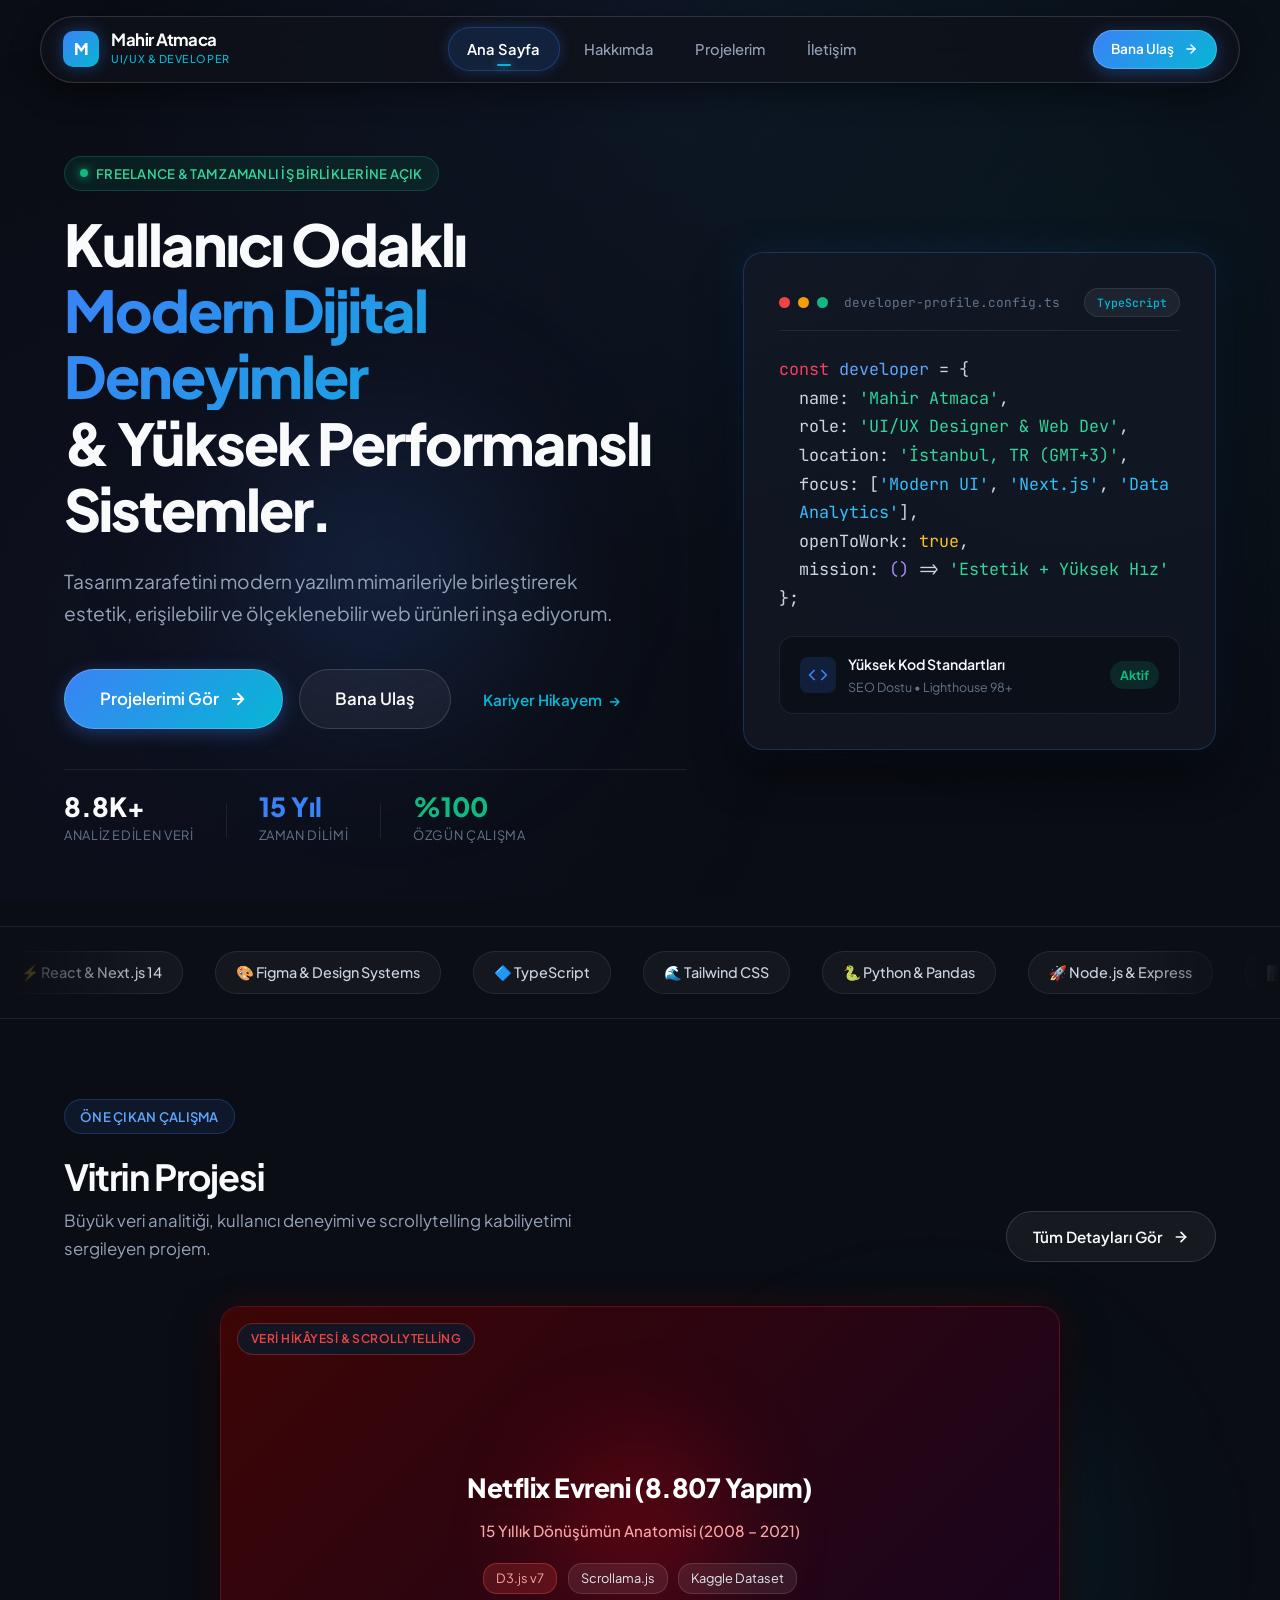
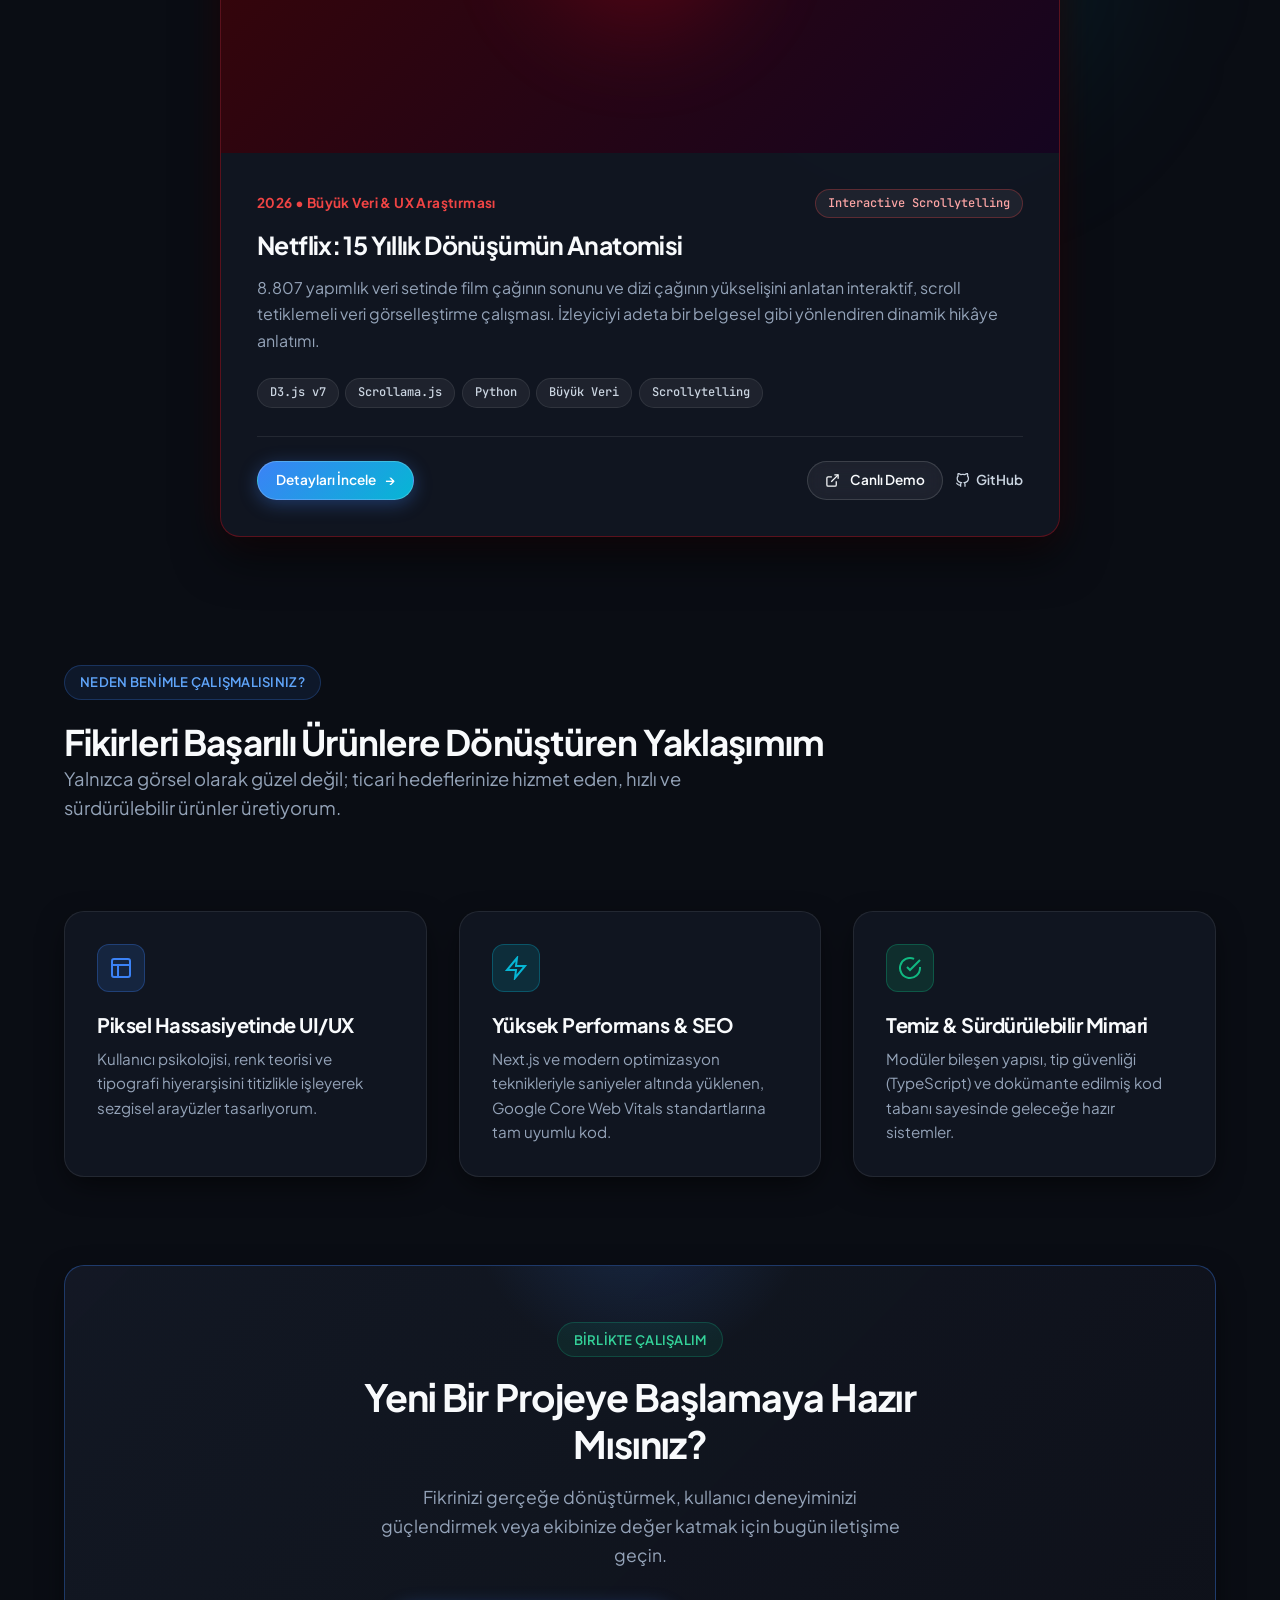
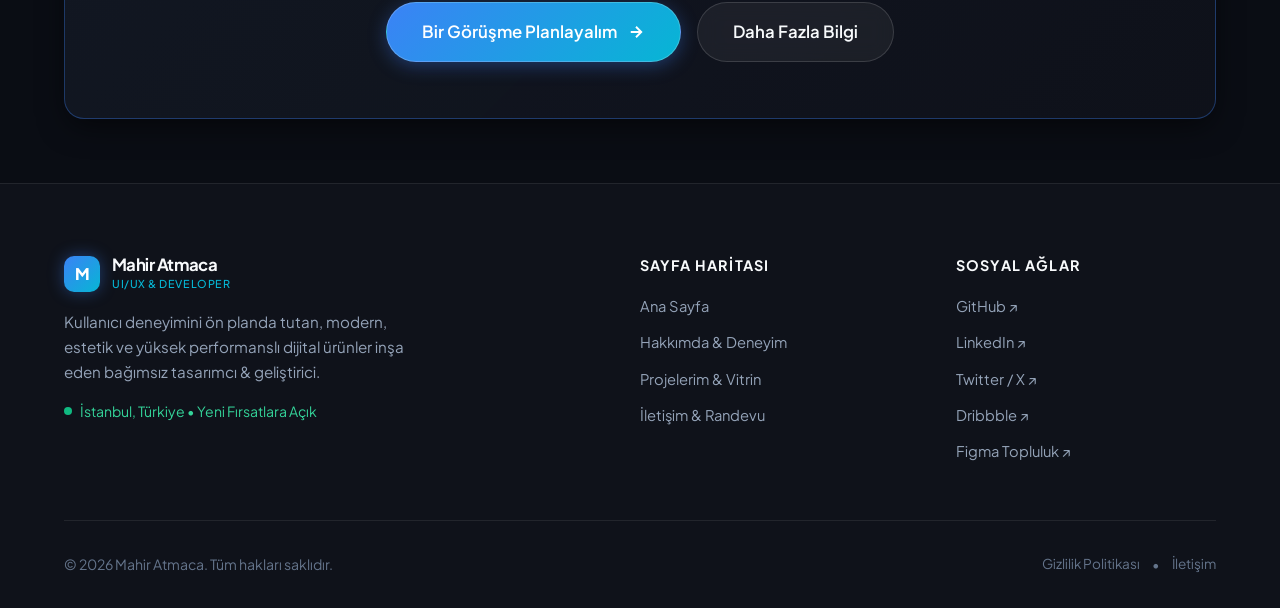
<file: portfolyo/index.html>
<!DOCTYPE html>
<html lang="tr">
<head>
  <meta charset="UTF-8">
  <meta name="viewport" content="width=device-width, initial-scale=1.0">
  <title>Mahir Atmaca | UI/UX Designer & Web Developer</title>
  <meta name="description" content="Kullanıcı deneyimini ön planda tutan, estetik ve yüksek performanslı modern dijital çözümler üreten UI/UX Designer & Web Developer portfolyosu.">
  
  <!-- CSS Dosyaları -->
  <link rel="stylesheet" href="assets/css/style.css">
  <link rel="stylesheet" href="assets/css/components.css">
  <link rel="stylesheet" href="assets/css/animations.css">
  
  <!-- Favicon -->
  <link rel="icon" type="image/svg+xml" href="data:image/svg+xml,<svg xmlns='http://www.w3.org/2000/svg' viewBox='0 0 24 24' fill='%233b82f6'><rect width='24' height='24' rx='6'/><text x='50%' y='68%' font-size='14' font-weight='bold' fill='white' text-anchor='middle'>M</text></svg>">
</head>
<body>

  <!-- Ambient Işık Halkaları (Background Glow Orbs) -->
  <div class="ambient-orb orb-1"></div>
  <div class="ambient-orb orb-2"></div>

  <!-- Üst Sabit Navigasyon Barı (Floating Glassmorphic Header) -->
  <header class="site-header">
    <div class="nav-container">
      <!-- Logo -->
      <a href="index.html" class="logo" aria-label="Ana Sayfa">
        <div class="logo-icon">M</div>
        <div class="logo-text">
          <span class="logo-name">Mahir Atmaca</span>
          <span class="logo-role">UI/UX & Developer</span>
        </div>
      </a>

      <!-- Masaüstü Navigasyon Linkleri -->
      <nav class="nav-links" aria-label="Ana Menü">
        <a href="index.html" class="nav-link active">
          <span>Ana Sayfa</span>
        </a>
        <a href="hakkimda.html" class="nav-link">
          <span>Hakkımda</span>
        </a>
        <a href="projelerim.html" class="nav-link">
          <span>Projelerim</span>
        </a>
        <a href="iletisim.html" class="nav-link">
          <span>İletişim</span>
        </a>
      </nav>

      <!-- Sağ Eylem & Mobil Buton -->
      <div class="nav-actions">
        <a href="iletisim.html" class="btn btn-primary btn-sm">
          <span>Bana Ulaş</span>
          <svg width="14" height="14" viewBox="0 0 24 24" fill="none" stroke="currentColor" stroke-width="2.5" stroke-linecap="round" stroke-linejoin="round">
            <line x1="5" y1="12" x2="19" y2="12"></line>
            <polyline points="12 5 19 12 12 19"></polyline>
          </svg>
        </a>

        <!-- Mobil Menü Açma Butonu -->
        <button class="mobile-toggle" aria-label="Menüyü Aç/Kapat">
          <span></span>
          <span></span>
          <span></span>
        </button>
      </div>
    </div>
  </header>

  <!-- Mobil Drawer Menü -->
  <div class="mobile-drawer" aria-label="Mobil Menü">
    <a href="index.html" class="nav-link active">Ana Sayfa</a>
    <a href="hakkimda.html" class="nav-link">Hakkımda</a>
    <a href="projelerim.html" class="nav-link">Projelerim</a>
    <a href="iletisim.html" class="nav-link">İletişim</a>
    <div style="margin-top: 1rem; padding-top: 1rem; border-top: 1px solid var(--border-subtle);">
      <a href="iletisim.html" class="btn btn-primary" style="width: 100%;">
        Bana Ulaş
      </a>
    </div>
  </div>

  <!-- Sayfa Geçiş Sarmalayıcısı -->
  <div class="page-transition-wrapper">
    <main class="main-content">
      
      <!-- HERO BÖLÜMÜ -->
      <section style="padding: 3.5rem 0 5rem;">
        <div class="container">
          <div style="display: grid; grid-template-columns: 1.25fr 0.95fr; gap: 3.5rem; align-items: center;" class="hero-grid">
            
            <!-- Sol: Metin & CTA -->
            <div>
              <div class="badge-pill badge-emerald">
                <span class="status-dot"></span>
                <span>Freelance & Tam Zamanlı İş Birliklerine Açık</span>
              </div>

              <h1 style="margin-bottom: 1.5rem; line-height: 1.15;">
                Kullanıcı Odaklı <span class="gradient-text">Modern Dijital Deneyimler</span> & Yüksek Performanslı Sistemler.
              </h1>

              <p style="font-size: 1.2rem; color: var(--text-muted); margin-bottom: 2.5rem; max-width: 580px; line-height: 1.65;">
                Tasarım zarafetini modern yazılım mimarileriyle birleştirerek estetik, erişilebilir ve ölçeklenebilir web ürünleri inşa ediyorum.
              </p>

              <!-- CTA Butonları -->
              <div style="display: flex; flex-wrap: wrap; gap: 1rem; align-items: center; margin-bottom: 2.5rem;">
                <a href="projelerim.html" class="btn btn-primary btn-lg">
                  <span>Projelerimi Gör</span>
                  <svg width="18" height="18" viewBox="0 0 24 24" fill="none" stroke="currentColor" stroke-width="2.5" stroke-linecap="round" stroke-linejoin="round">
                    <line x1="5" y1="12" x2="19" y2="12"></line>
                    <polyline points="12 5 19 12 12 19"></polyline>
                  </svg>
                </a>
                
                <a href="iletisim.html" class="btn btn-secondary btn-lg">
                  <span>Bana Ulaş</span>
                </a>

                <a href="hakkimda.html" style="font-size: 0.95rem; font-weight: 600; color: var(--accent-cyan); display: inline-flex; align-items: center; gap: 0.4rem; padding: 0.5rem 1rem;">
                  <span>Kariyer Hikayem</span>
                  <span>→</span>
                </a>
              </div>

              <!-- Mini Sosyal Kanıt & Yetkinlik İmzası -->
              <div style="display: flex; align-items: center; gap: 2rem; padding-top: 1.5rem; border-top: 1px solid var(--border-subtle); flex-wrap: wrap;">
                <div>
                  <div style="font-size: 1.65rem; font-weight: 800; color: var(--text-main); line-height: 1;">8.8K+</div>
                  <div style="font-size: 0.8rem; color: var(--text-faint); text-transform: uppercase; letter-spacing: 0.05em; margin-top: 4px;">Analiz Edilen Veri</div>
                </div>
                <div style="width: 1px; height: 35px; background: var(--border-subtle);"></div>
                <div>
                  <div style="font-size: 1.65rem; font-weight: 800; color: var(--accent-blue); line-height: 1;">15 Yıl</div>
                  <div style="font-size: 0.8rem; color: var(--text-faint); text-transform: uppercase; letter-spacing: 0.05em; margin-top: 4px;">Zaman Dilimi</div>
                </div>
                <div style="width: 1px; height: 35px; background: var(--border-subtle);"></div>
                <div>
                  <div style="font-size: 1.65rem; font-weight: 800; color: var(--accent-emerald); line-height: 1;">%100</div>
                  <div style="font-size: 0.8rem; color: var(--text-faint); text-transform: uppercase; letter-spacing: 0.05em; margin-top: 4px;">Özgün Çalışma</div>
                </div>
              </div>

            </div>

            <!-- Sağ: İnteraktif Glassmorphic Showcase Kartı -->
            <div>
              <div class="card-glass spotlight-card float-animation" style="padding: 2.2rem; border-color: rgba(59, 130, 246, 0.25); box-shadow: 0 20px 45px rgba(0,0,0,0.6), 0 0 35px rgba(59, 130, 246, 0.15);">
                
                <!-- Terminal Üst Barı -->
                <div style="display: flex; align-items: center; justify-content: space-between; margin-bottom: 1.5rem; padding-bottom: 0.85rem; border-bottom: 1px solid var(--border-subtle);">
                  <div style="display: flex; align-items: center; gap: 8px;">
                    <span style="width: 11px; height: 11px; border-radius: 50%; background: #ef4444; display: inline-block;"></span>
                    <span style="width: 11px; height: 11px; border-radius: 50%; background: #f59e0b; display: inline-block;"></span>
                    <span style="width: 11px; height: 11px; border-radius: 50%; background: #10b981; display: inline-block;"></span>
                    <span style="margin-left: 8px; font-family: var(--font-mono); font-size: 0.8rem; color: var(--text-faint);">developer-profile.config.ts</span>
                  </div>
                  <span class="tag-pill" style="color: var(--accent-cyan); font-size: 0.72rem;">TypeScript</span>
                </div>

                <!-- Kod Görünümü -->
                <div style="font-family: var(--font-mono); font-size: 0.9rem; line-height: 1.7; color: var(--text-secondary); margin-bottom: 1.5rem;">
                  <p><span style="color: #f43f5e;">const</span> <span style="color: #60a5fa;">developer</span> = {</p>
                  <p style="padding-left: 1.25rem;">name: <span style="color: #34d399;">'Mahir Atmaca'</span>,</p>
                  <p style="padding-left: 1.25rem;">role: <span style="color: #34d399;">'UI/UX Designer & Web Dev'</span>,</p>
                  <p style="padding-left: 1.25rem;">location: <span style="color: #34d399;">'İstanbul, TR (GMT+3)'</span>,</p>
                  <p style="padding-left: 1.25rem;">focus: [<span style="color: #38bdf8;">'Modern UI'</span>, <span style="color: #38bdf8;">'Next.js'</span>, <span style="color: #38bdf8;">'Data Analytics'</span>],</p>
                  <p style="padding-left: 1.25rem;">openToWork: <span style="color: #fbbf24;">true</span>,</p>
                  <p style="padding-left: 1.25rem;">mission: <span style="color: #a78bfa;">()</span> => <span style="color: #34d399;">'Estetik + Yüksek Hız'</span></p>
                  <p>};</p>
                </div>

                <!-- Alt Mini Durum Rozeti -->
                <div style="background: rgba(11, 14, 22, 0.7); border: 1px solid var(--border-subtle); border-radius: var(--radius-md); padding: 1rem 1.25rem; display: flex; align-items: center; justify-content: space-between;">
                  <div style="display: flex; align-items: center; gap: 0.75rem;">
                    <div style="width: 36px; height: 36px; border-radius: 8px; background: rgba(59, 130, 246, 0.15); display: flex; align-items: center; justify-content: center; color: var(--accent-blue);">
                      <svg width="20" height="20" viewBox="0 0 24 24" fill="none" stroke="currentColor" stroke-width="2"><polyline points="16 18 22 12 16 6"></polyline><polyline points="8 6 2 12 8 18"></polyline></svg>
                    </div>
                    <div>
                      <div style="font-size: 0.88rem; font-weight: 600; color: var(--text-main);">Yüksek Kod Standartları</div>
                      <div style="font-size: 0.78rem; color: var(--text-faint);">SEO Dostu • Lighthouse 98+</div>
                    </div>
                  </div>
                  <span style="font-size: 0.78rem; font-weight: 700; color: #10b981; background: rgba(16, 185, 129, 0.15); padding: 4px 10px; border-radius: 20px;">Aktif</span>
                </div>

              </div>
            </div>

          </div>
        </div>
      </section>

      <!-- HIZLI YETKİNLİK ŞERİDİ (INFINITE TECH MARQUEE) -->
      <section style="border-top: 1px solid var(--border-subtle); border-bottom: 1px solid var(--border-subtle); background: rgba(15, 18, 26, 0.4); margin-bottom: 5rem;">
        <div class="marquee-container">
          <div class="marquee-content">
            <span class="tech-badge">⚡ React & Next.js 14</span>
            <span class="tech-badge">🎨 Figma & Design Systems</span>
            <span class="tech-badge">🔷 TypeScript</span>
            <span class="tech-badge">🌊 Tailwind CSS</span>
            <span class="tech-badge">🐍 Python & Pandas</span>
            <span class="tech-badge">🚀 Node.js & Express</span>
            <span class="tech-badge">📊 PostgreSQL & SQL</span>
            <span class="tech-badge">🌐 Three.js & WebGL</span>
            <span class="tech-badge">🐳 Docker & CI/CD</span>
            <span class="tech-badge">📦 Git & GitHub</span>
            <span class="tech-badge">💎 Clean Architecture</span>
          </div>
          <!-- Tekrar eden içerik pürüzsüz akış için -->
          <div class="marquee-content" aria-hidden="true">
            <span class="tech-badge">⚡ React & Next.js 14</span>
            <span class="tech-badge">🎨 Figma & Design Systems</span>
            <span class="tech-badge">🔷 TypeScript</span>
            <span class="tech-badge">🌊 Tailwind CSS</span>
            <span class="tech-badge">🐍 Python & Pandas</span>
            <span class="tech-badge">🚀 Node.js & Express</span>
            <span class="tech-badge">📊 PostgreSQL & SQL</span>
            <span class="tech-badge">🌐 Three.js & WebGL</span>
            <span class="tech-badge">🐳 Docker & CI/CD</span>
            <span class="tech-badge">📦 Git & GitHub</span>
            <span class="tech-badge">💎 Clean Architecture</span>
          </div>
        </div>
      </section>

      <!-- ÖNE ÇIKANLAR VİTRİNİ (FEATURED TEASER - SEÇKİN ÇALIŞMA) -->
      <section style="margin-bottom: 5.5rem;">
        <div class="container">
          
          <div style="display: flex; align-items: flex-end; justify-content: space-between; margin-bottom: 2.75rem; flex-wrap: wrap; gap: 1rem;">
            <div>
              <div class="badge-pill">Öne Çıkan Çalışma</div>
              <h2 style="font-size: 2.25rem;">Vitrin Projesi</h2>
              <p style="color: var(--text-muted); margin-top: 0.5rem; max-width: 540px;">
                Büyük veri analitiği, kullanıcı deneyimi ve scrollytelling kabiliyetimi sergileyen projem.
              </p>
            </div>
            <a href="projelerim.html" class="btn btn-secondary">
              <span>Tüm Detayları Gör</span>
              <svg width="16" height="16" viewBox="0 0 24 24" fill="none" stroke="currentColor" stroke-width="2.5" stroke-linecap="round" stroke-linejoin="round">
                <line x1="5" y1="12" x2="19" y2="12"></line>
                <polyline points="12 5 19 12 12 19"></polyline>
              </svg>
            </a>
          </div>

          <div style="max-width: 840px; margin-inline: auto;">
            
            <!-- Proje Kartı: Netflix Scrollytelling -->
            <div class="project-card spotlight-card" style="border-color: rgba(229, 9, 20, 0.35); box-shadow: 0 20px 45px rgba(0,0,0,0.6), 0 0 35px rgba(229, 9, 20, 0.15);">
              <div class="project-image-box" style="aspect-ratio: 16 / 8.5;">
                <span class="project-overlay-badge" style="color: #ef4444; border-color: rgba(239, 68, 68, 0.35); background: rgba(17, 24, 39, 0.9);">Veri Hikâyesi & Scrollytelling</span>
                <div style="width: 100%; height: 100%; background: linear-gradient(135deg, #3d0505 0%, #150520 100%); display: flex; flex-direction: column; justify-content: center; align-items: center; padding: 2.5rem; position: relative;">
                  <div style="position: absolute; width: 200px; height: 200px; background: #e50914; opacity: 0.22; filter: blur(50px); border-radius: 50%;"></div>
                  <div style="font-size: 1.65rem; font-weight: 800; color: #ffffff; margin-bottom: 0.5rem; z-index: 1; text-align: center; letter-spacing: -0.02em;">Netflix Evreni (8.807 Yapım)</div>
                  <div style="font-size: 0.95rem; color: #fca5a5; z-index: 1; text-align: center; font-weight: 500;">15 Yıllık Dönüşümün Anatomisi (2008 – 2021)</div>
                  <div style="margin-top: 1.25rem; display: flex; gap: 0.65rem; z-index: 1; flex-wrap: wrap; justify-content: center;">
                    <span style="font-size: 0.8rem; background: rgba(239, 68, 68, 0.2); color: #fca5a5; padding: 4px 12px; border-radius: 14px; border: 1px solid rgba(239, 68, 68, 0.4);">D3.js v7</span>
                    <span style="font-size: 0.8rem; background: rgba(255,255,255,0.08); color: #e2e8f0; padding: 4px 12px; border-radius: 14px; border: 1px solid rgba(255,255,255,0.12);">Scrollama.js</span>
                    <span style="font-size: 0.8rem; background: rgba(255,255,255,0.08); color: #e2e8f0; padding: 4px 12px; border-radius: 14px; border: 1px solid rgba(255,255,255,0.12);">Kaggle Dataset</span>
                  </div>
                </div>
              </div>

              <div class="project-content" style="padding: 2.25rem;">
                <div style="display: flex; justify-content: space-between; align-items: center; margin-bottom: 0.75rem; flex-wrap: wrap; gap: 0.5rem;">
                  <span style="font-size: 0.85rem; font-weight: 700; color: #ef4444; letter-spacing: 0.03em;">2026 • Büyük Veri & UX Araştırması</span>
                  <span class="tag-pill" style="font-size: 0.75rem; color: #fca5a5; border-color: rgba(239, 68, 68, 0.3);">Interactive Scrollytelling</span>
                </div>
                <h3 class="project-title" style="font-size: 1.55rem; margin-bottom: 0.85rem;">Netflix: 15 Yıllık Dönüşümün Anatomisi</h3>
                <p class="project-desc" style="font-size: 1rem; line-height: 1.65; color: var(--text-muted); margin-bottom: 1.5rem;">
                  8.807 yapımlık veri setinde film çağının sonunu ve dizi çağının yükselişini anlatan interaktif, scroll tetiklemeli veri görselleştirme çalışması. İzleyiciyi adeta bir belgesel gibi yönlendiren dinamik hikâye anlatımı.
                </p>

                <div class="project-tags" style="margin-bottom: 1.75rem;">
                  <span class="tag-pill">D3.js v7</span>
                  <span class="tag-pill">Scrollama.js</span>
                  <span class="tag-pill">Python</span>
                  <span class="tag-pill">Büyük Veri</span>
                  <span class="tag-pill">Scrollytelling</span>
                </div>

                <div class="project-actions" style="border-top: 1px solid var(--border-subtle); padding-top: 1.5rem;">
                  <a href="projelerim.html" class="btn btn-primary btn-sm">
                    <span>Detayları İncele</span>
                    <span>→</span>
                  </a>
                  <div class="project-links">
                    <a href="../scrollytelling/site/index.html" class="btn btn-secondary btn-sm" title="Canlı Scrollytelling Deneyimi">
                      <svg width="15" height="15" viewBox="0 0 24 24" fill="none" stroke="currentColor" stroke-width="2"><path d="M18 13v6a2 2 0 0 1-2 2H5a2 2 0 0 1-2-2V8a2 2 0 0 1 2-2h6"></path><polyline points="15 3 21 3 21 9"></polyline><line x1="10" y1="14" x2="21" y2="3"></line></svg>
                      <span>Canlı Demo</span>
                    </a>
                    <a href="https://github.com/mahir/netflix-scrollytelling" target="_blank" class="project-link-btn" title="GitHub Deposu">
                      <svg width="15" height="15" viewBox="0 0 24 24" fill="none" stroke="currentColor" stroke-width="2"><path d="M9 19c-5 1.5-5-2.5-7-3m14 6v-3.87a3.37 3.37 0 0 0-.94-2.61c3.14-.35 6.44-1.54 6.44-7A5.44 5.44 0 0 0 20 4.77 5.07 5.07 0 0 0 19.91 1S18.73.65 16 2.48a13.38 13.38 0 0 0-7 0C6.27.65 5.09 1 5.09 1A5.07 5.07 0 0 0 5 4.77a5.44 5.44 0 0 0-1.5 3.78c0 5.42 3.3 6.61 6.44 7A3.37 3.37 0 0 0 9 18.13V22"></path></svg>
                      <span>GitHub</span>
                    </a>
                  </div>
                </div>
              </div>
            </div>

          </div>

        </div>
      </section>

      <!-- ÇALIŞMA FELSEFESİ & DEĞER ÖNERİSİ GRID -->
      <section style="margin-bottom: 5.5rem;">
        <div class="container">
          <div class="page-header" style="border-bottom: none; margin-bottom: 2rem;">
            <div class="badge-pill">Neden Benimle Çalışmalısınız?</div>
            <h2 style="font-size: 2.2rem;">Fikirleri Başarılı Ürünlere Dönüştüren Yaklaşımım</h2>
            <p class="page-description">
              Yalnızca görsel olarak güzel değil; ticari hedeflerinize hizmet eden, hızlı ve sürdürülebilir ürünler üretiyorum.
            </p>
          </div>

          <div class="grid-3">
            
            <div class="card-glass spotlight-card">
              <div style="width: 48px; height: 48px; border-radius: 12px; background: rgba(59, 130, 246, 0.15); border: 1px solid rgba(59, 130, 246, 0.3); display: flex; align-items: center; justify-content: center; color: var(--accent-blue); margin-bottom: 1.25rem;">
                <svg width="24" height="24" viewBox="0 0 24 24" fill="none" stroke="currentColor" stroke-width="2"><rect x="3" y="3" width="18" height="18" rx="2" ry="2"></rect><line x1="3" y1="9" x2="21" y2="9"></line><line x1="9" y1="21" x2="9" y2="9"></line></svg>
              </div>
              <h3 style="font-size: 1.25rem; margin-bottom: 0.65rem;">Piksel Hassasiyetinde UI/UX</h3>
              <p style="font-size: 0.95rem; color: var(--text-muted); line-height: 1.6;">
                Kullanıcı psikolojisi, renk teorisi ve tipografi hiyerarşisini titizlikle işleyerek sezgisel arayüzler tasarlıyorum.
              </p>
            </div>

            <div class="card-glass spotlight-card">
              <div style="width: 48px; height: 48px; border-radius: 12px; background: rgba(6, 182, 212, 0.15); border: 1px solid rgba(6, 182, 212, 0.3); display: flex; align-items: center; justify-content: center; color: var(--accent-cyan); margin-bottom: 1.25rem;">
                <svg width="24" height="24" viewBox="0 0 24 24" fill="none" stroke="currentColor" stroke-width="2"><polygon points="13 2 3 14 12 14 11 22 21 10 12 10 13 2"></polygon></svg>
              </div>
              <h3 style="font-size: 1.25rem; margin-bottom: 0.65rem;">Yüksek Performans & SEO</h3>
              <p style="font-size: 0.95rem; color: var(--text-muted); line-height: 1.6;">
                Next.js ve modern optimizasyon teknikleriyle saniyeler altında yüklenen, Google Core Web Vitals standartlarına tam uyumlu kod.
              </p>
            </div>

            <div class="card-glass spotlight-card">
              <div style="width: 48px; height: 48px; border-radius: 12px; background: rgba(16, 185, 129, 0.15); border: 1px solid rgba(16, 185, 129, 0.3); display: flex; align-items: center; justify-content: center; color: var(--accent-emerald); margin-bottom: 1.25rem;">
                <svg width="24" height="24" viewBox="0 0 24 24" fill="none" stroke="currentColor" stroke-width="2"><path d="M22 11.08V12a10 10 0 1 1-5.93-9.14"></path><polyline points="22 4 12 14.01 9 11.01"></polyline></svg>
              </div>
              <h3 style="font-size: 1.25rem; margin-bottom: 0.65rem;">Temiz & Sürdürülebilir Mimari</h3>
              <p style="font-size: 0.95rem; color: var(--text-muted); line-height: 1.6;">
                Modüler bileşen yapısı, tip güvenliği (TypeScript) ve dokümante edilmiş kod tabanı sayesinde geleceğe hazır sistemler.
              </p>
            </div>

          </div>
        </div>
      </section>

      <!-- HAREKETE GEÇİRİCİ ÇAĞRI (BOTTOM CTA BANNER) -->
      <section>
        <div class="container">
          <div class="card-glass spotlight-card" style="padding: 3.5rem 2.5rem; text-align: center; background: linear-gradient(135deg, rgba(20,25,38,0.9) 0%, rgba(15,18,26,0.95) 100%); border-color: rgba(59, 130, 246, 0.35); position: relative; overflow: hidden;">
            <div style="position: absolute; top: -50%; left: 50%; transform: translateX(-50%); width: 400px; height: 300px; background: radial-gradient(circle, rgba(59,130,246,0.2) 0%, transparent 70%); pointer-events: none;"></div>
            
            <div class="badge-pill badge-emerald" style="margin-bottom: 1rem;">Birlikte Çalışalım</div>
            <h2 style="font-size: 2.35rem; margin-bottom: 1rem; max-width: 650px; margin-inline: auto;">
              Yeni Bir Projeye Başlamaya Hazır Mısınız?
            </h2>
            <p style="font-size: 1.1rem; color: var(--text-muted); max-width: 540px; margin-inline: auto; margin-bottom: 2rem;">
              Fikrinizi gerçeğe dönüştürmek, kullanıcı deneyiminizi güçlendirmek veya ekibinize değer katmak için bugün iletişime geçin.
            </p>
            <div style="display: flex; justify-content: center; gap: 1rem; flex-wrap: wrap;">
              <a href="iletisim.html" class="btn btn-primary btn-lg">
                <span>Bir Görüşme Planlayalım</span>
                <svg width="18" height="18" viewBox="0 0 24 24" fill="none" stroke="currentColor" stroke-width="2.5"><line x1="5" y1="12" x2="19" y2="12"></line><polyline points="12 5 19 12 12 19"></polyline></svg>
              </a>
              <a href="hakkimda.html" class="btn btn-secondary btn-lg">
                <span>Daha Fazla Bilgi</span>
              </a>
            </div>
          </div>
        </div>
      </section>

    </main>

    <!-- GLOBAL FOOTER -->
    <footer class="site-footer">
      <div class="container">
        <div class="footer-top">
          
          <div class="footer-brand">
            <a href="index.html" class="logo">
              <div class="logo-icon">M</div>
              <div class="logo-text">
                <span class="logo-name">Mahir Atmaca</span>
                <span class="logo-role">UI/UX & Developer</span>
              </div>
            </a>
            <p class="footer-desc">
              Kullanıcı deneyimini ön planda tutan, modern, estetik ve yüksek performanslı dijital ürünler inşa eden bağımsız tasarımcı & geliştirici.
            </p>
            <div style="display: flex; align-items: center; gap: 0.5rem; font-size: 0.88rem; color: #34d399;">
              <span class="status-dot" style="background:#10b981;"></span>
              <span>İstanbul, Türkiye • Yeni Fırsatlara Açık</span>
            </div>
          </div>

          <div>
            <h4 class="footer-heading">Sayfa Haritası</h4>
            <div class="footer-links-list">
              <a href="index.html">Ana Sayfa</a>
              <a href="hakkimda.html">Hakkımda & Deneyim</a>
              <a href="projelerim.html">Projelerim & Vitrin</a>
              <a href="iletisim.html">İletişim & Randevu</a>
            </div>
          </div>

          <div>
            <h4 class="footer-heading">Sosyal Ağlar</h4>
            <div class="footer-links-list">
              <a href="https://github.com" target="_blank" rel="noopener noreferrer">GitHub ↗</a>
              <a href="https://linkedin.com" target="_blank" rel="noopener noreferrer">LinkedIn ↗</a>
              <a href="https://x.com" target="_blank" rel="noopener noreferrer">Twitter / X ↗</a>
              <a href="https://dribbble.com" target="_blank" rel="noopener noreferrer">Dribbble ↗</a>
              <a href="https://figma.com" target="_blank" rel="noopener noreferrer">Figma Topluluk ↗</a>
            </div>
          </div>

        </div>

        <div class="footer-bottom">
          <div>
            © <span id="current-year">2026</span> Mahir Atmaca. Tüm hakları saklıdır.
          </div>
          <div style="display: flex; align-items: center; gap: 0.75rem;">
            <a href="index.html" style="color: var(--text-faint); font-size: 0.85rem;">Gizlilik Politikası</a>
            <span>•</span>
            <a href="iletisim.html" style="color: var(--text-faint); font-size: 0.85rem;">İletişim</a>
          </div>
        </div>
      </div>
    </footer>
  </div>

  <!-- JavaScript Dosyaları -->
  <script src="assets/js/page-transition.js"></script>
  <script src="assets/js/main.js"></script>
</body>
</html>
</file>
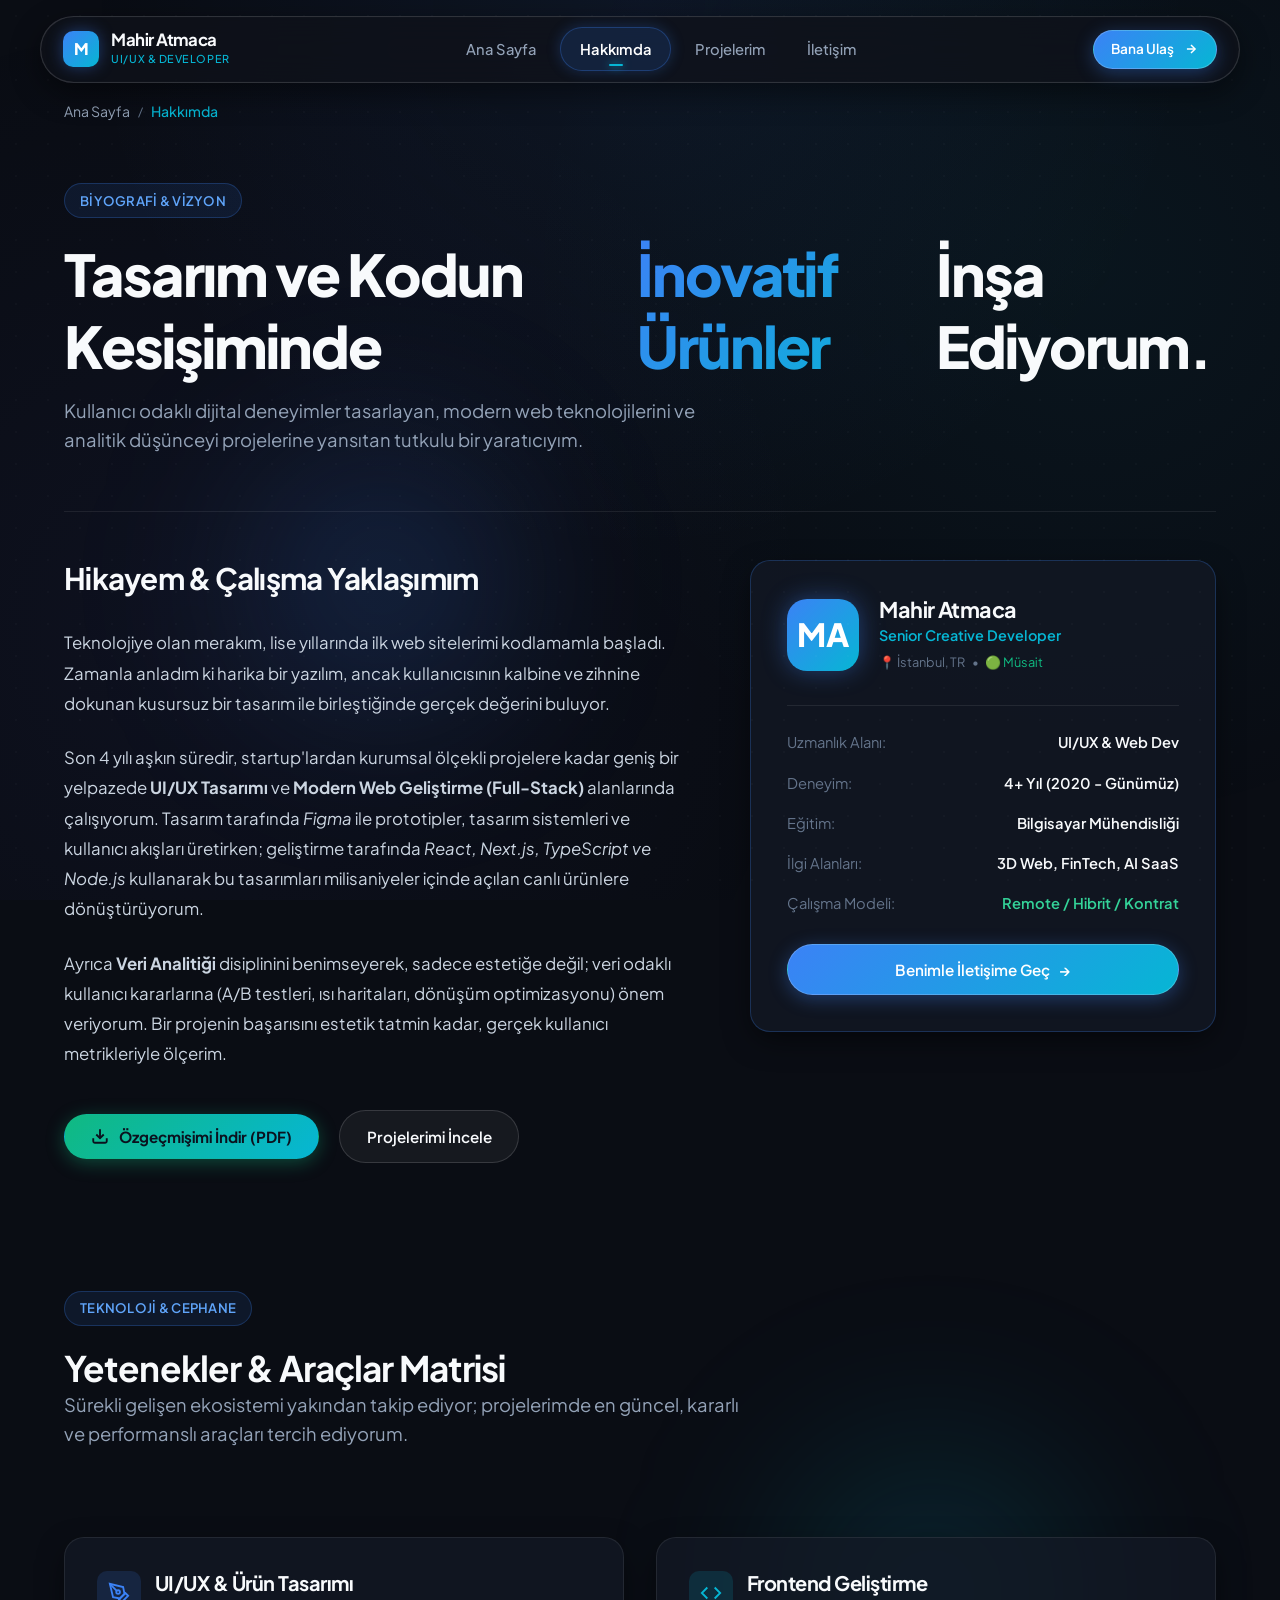
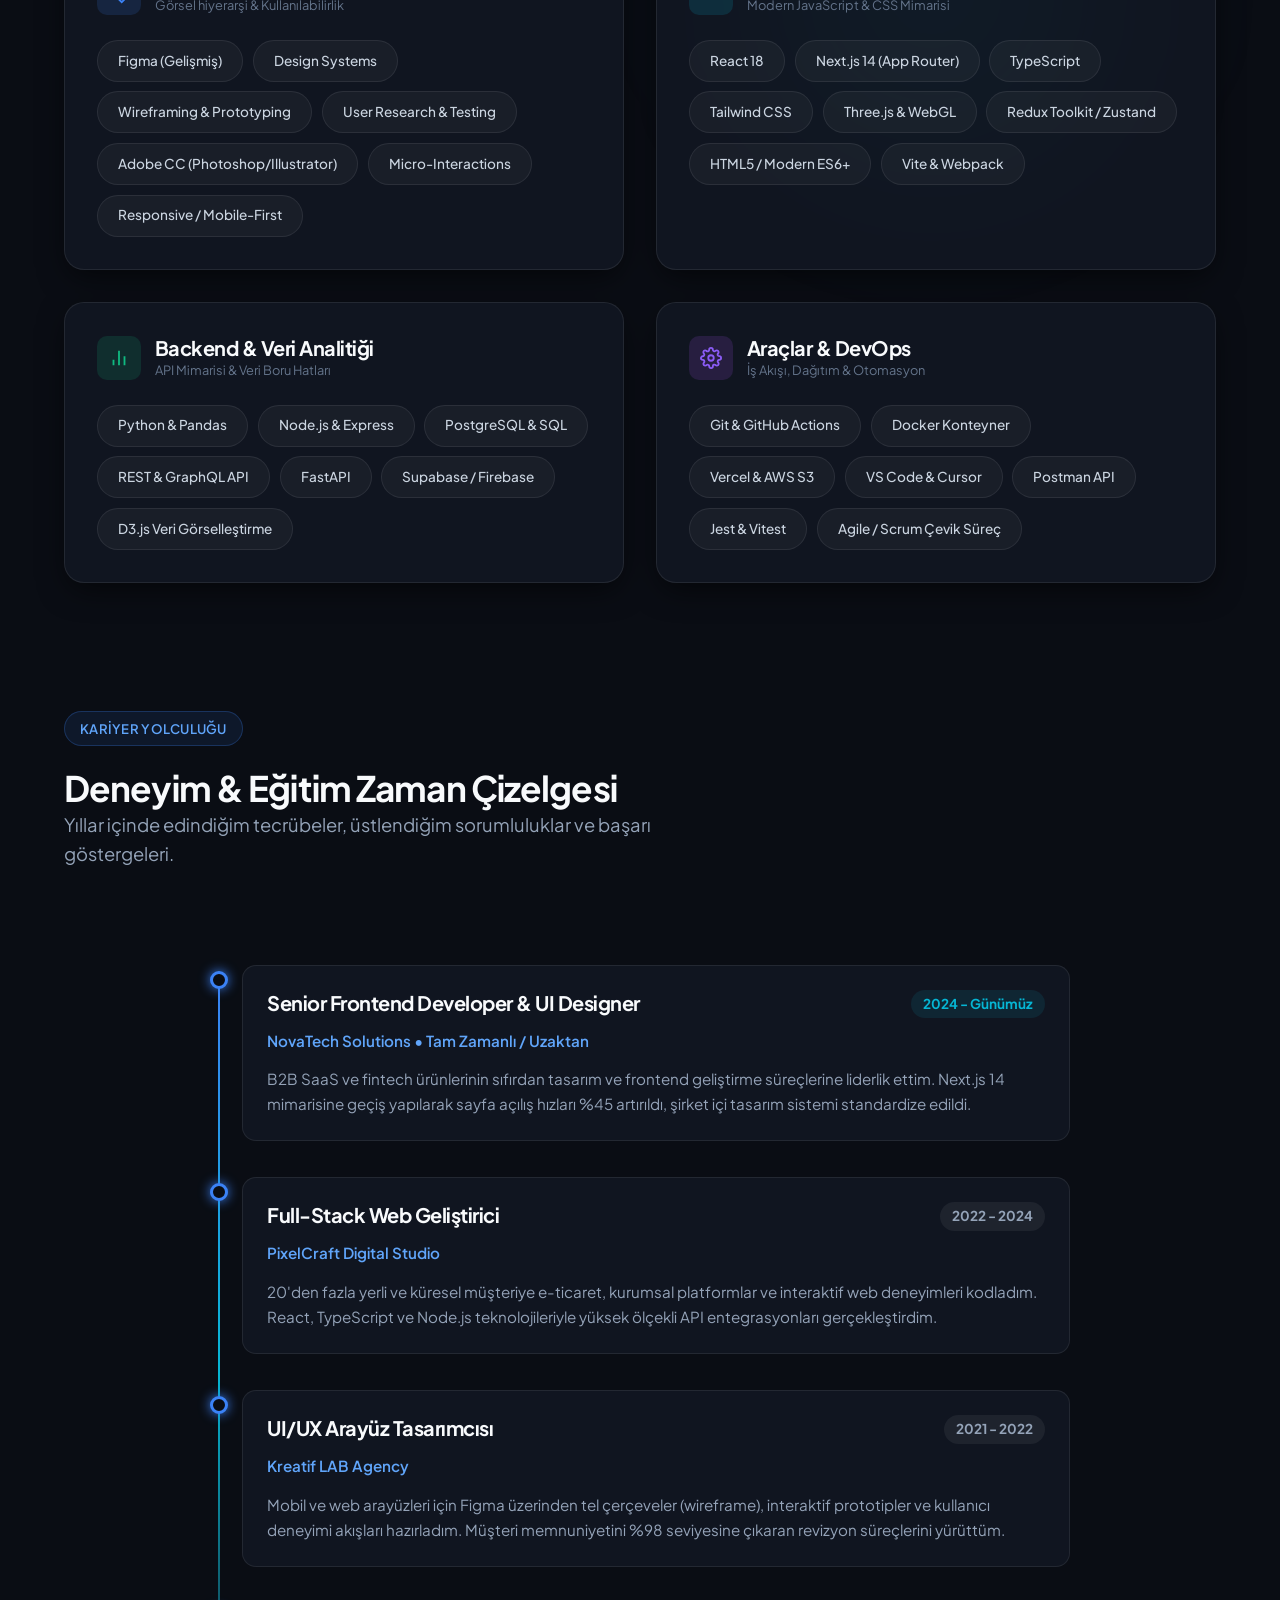
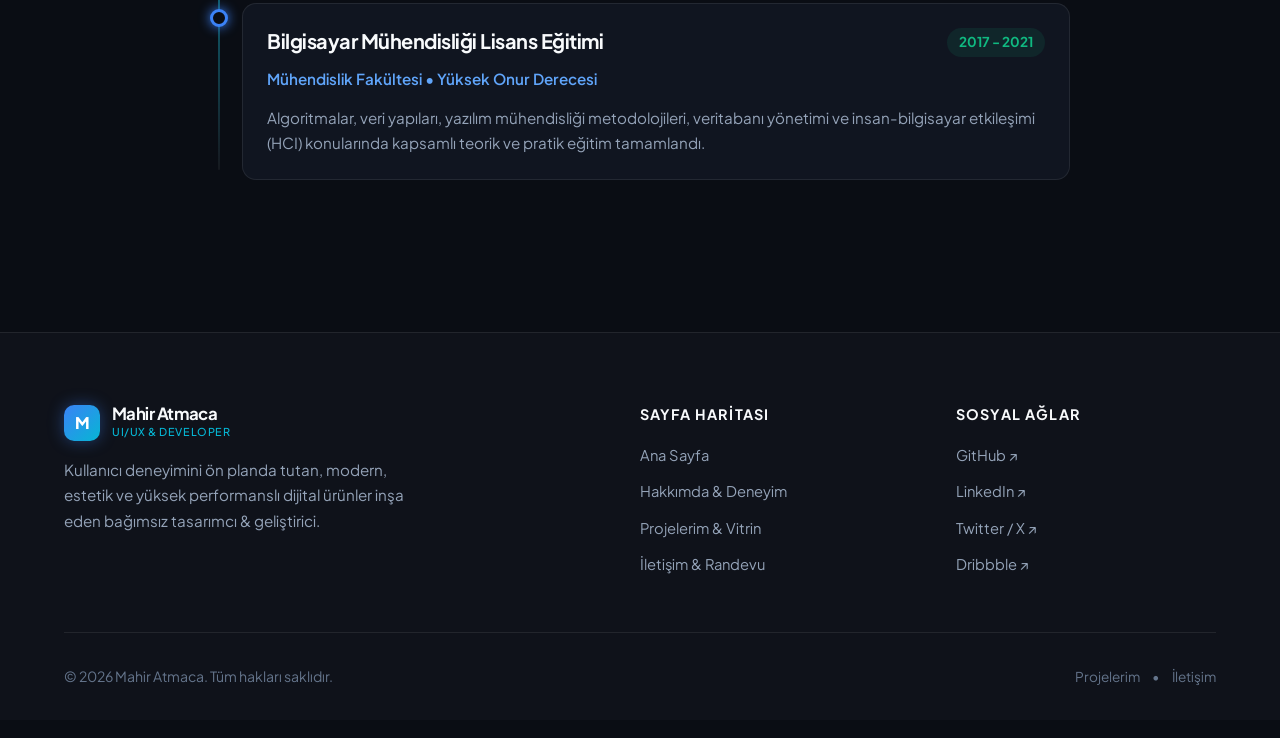
<file: portfolyo/hakkimda/index.html>
<!DOCTYPE html>
<html lang="tr">
<head>
  <meta charset="UTF-8">
  <meta name="viewport" content="width=device-width, initial-scale=1.0">
  <title>Hakkımda | Mahir Atmaca - UI/UX Designer & Web Developer</title>
  <meta name="description" content="Mahir Atmaca'nın biyografisi, tasarım felsefesi, yetkinlik matrisi (Skills Matrix) ve kariyer zaman çizelgesi.">
  
  <!-- CSS Dosyaları -->
  <link rel="stylesheet" href="../assets/css/style.css">
  <link rel="stylesheet" href="../assets/css/components.css">
  <link rel="stylesheet" href="../assets/css/animations.css">
  
  <!-- Favicon -->
  <link rel="icon" type="image/svg+xml" href="data:image/svg+xml,<svg xmlns='http://www.w3.org/2000/svg' viewBox='0 0 24 24' fill='%233b82f6'><rect width='24' height='24' rx='6'/><text x='50%' y='68%' font-size='14' font-weight='bold' fill='white' text-anchor='middle'>M</text></svg>">
</head>
<body>

  <!-- Ambient Işık Halkaları -->
  <div class="ambient-orb orb-1"></div>
  <div class="ambient-orb orb-2"></div>

  <!-- Üst Sabit Navigasyon Barı -->
  <header class="site-header">
    <div class="nav-container">
      <a href="../index.html" class="logo" aria-label="Ana Sayfa">
        <div class="logo-icon">M</div>
        <div class="logo-text">
          <span class="logo-name">Mahir Atmaca</span>
          <span class="logo-role">UI/UX & Developer</span>
        </div>
      </a>

      <nav class="nav-links" aria-label="Ana Menü">
        <a href="../index.html" class="nav-link">
          <span>Ana Sayfa</span>
        </a>
        <a href="../hakkimda.html" class="nav-link active">
          <span>Hakkımda</span>
        </a>
        <a href="../projelerim.html" class="nav-link">
          <span>Projelerim</span>
        </a>
        <a href="../iletisim.html" class="nav-link">
          <span>İletişim</span>
        </a>
      </nav>

      <div class="nav-actions">
        <a href="../iletisim.html" class="btn btn-primary btn-sm">
          <span>Bana Ulaş</span>
          <svg width="14" height="14" viewBox="0 0 24 24" fill="none" stroke="currentColor" stroke-width="2.5"><line x1="5" y1="12" x2="19" y2="12"></line><polyline points="12 5 19 12 12 19"></polyline></svg>
        </a>

        <button class="mobile-toggle" aria-label="Menüyü Aç/Kapat">
          <span></span>
          <span></span>
          <span></span>
        </button>
      </div>
    </div>
  </header>

  <!-- Mobil Drawer Menü -->
  <div class="mobile-drawer" aria-label="Mobil Menü">
    <a href="../index.html" class="nav-link">Ana Sayfa</a>
    <a href="../hakkimda.html" class="nav-link active">Hakkımda</a>
    <a href="../projelerim.html" class="nav-link">Projelerim</a>
    <a href="../iletisim.html" class="nav-link">İletişim</a>
    <div style="margin-top: 1rem; padding-top: 1rem; border-top: 1px solid var(--border-subtle);">
      <a href="../iletisim.html" class="btn btn-primary" style="width: 100%;">Bana Ulaş</a>
    </div>
  </div>

  <!-- Sayfa Geçiş Sarmalayıcısı -->
  <div class="page-transition-wrapper">
    <main class="main-content">
      
      <div class="container">
        
        <!-- Breadcrumb & Sayfa Başlığı -->
        <nav class="breadcrumb-nav" aria-label="Breadcrumb">
          <ol class="breadcrumb-list">
            <li><a href="../index.html">Ana Sayfa</a></li>
            <li class="breadcrumb-separator">/</li>
            <li class="breadcrumb-current" aria-current="page">Hakkımda</li>
          </ol>
        </nav>

        <header class="page-header">
          <div class="badge-pill">Biyografi & Vizyon</div>
          <h1 class="page-title">
            Tasarım ve Kodun Kesişiminde <span class="gradient-text">İnovatif Ürünler</span> İnşa Ediyorum.
          </h1>
          <p class="page-description">
            Kullanıcı odaklı dijital deneyimler tasarlayan, modern web teknolojilerini ve analitik düşünceyi projelerine yansıtan tutkulu bir yaratıcıyım.
          </p>
        </header>

        <!-- BİYOGRAFİ & KARİYER HİKAYESİ ÇİFT KOLON -->
        <section style="margin-bottom: 5.5rem;">
          <div style="display: grid; grid-template-columns: 1.15fr 0.85fr; gap: 3.5rem; align-items: start;" class="hero-grid">
            
            <!-- Sol: Detaylı Hikaye & Felsefe -->
            <div style="display: flex; flex-direction: column; gap: 1.5rem; font-size: 1.05rem; color: var(--text-secondary); line-height: 1.8;">
              <h2 style="font-size: 1.85rem; color: var(--text-main); margin-bottom: 0.5rem;">
                Hikayem & Çalışma Yaklaşımım
              </h2>
              
              <p>
                Teknolojiye olan merakım, lise yıllarında ilk web sitelerimi kodlamamla başladı. Zamanla anladım ki harika bir yazılım, ancak kullanıcısının kalbine ve zihnine dokunan kusursuz bir tasarım ile birleştiğinde gerçek değerini buluyor.
              </p>

              <p>
                Son 4 yılı aşkın süredir, startup'lardan kurumsal ölçekli projelere kadar geniş bir yelpazede <strong>UI/UX Tasarımı</strong> ve <strong>Modern Web Geliştirme (Full-Stack)</strong> alanlarında çalışıyorum. Tasarım tarafında <em>Figma</em> ile prototipler, tasarım sistemleri ve kullanıcı akışları üretirken; geliştirme tarafında <em>React, Next.js, TypeScript ve Node.js</em> kullanarak bu tasarımları milisaniyeler içinde açılan canlı ürünlere dönüştürüyorum.
              </p>

              <p>
                Ayrıca <strong>Veri Analitiği</strong> disiplinini benimseyerek, sadece estetiğe değil; veri odaklı kullanıcı kararlarına (A/B testleri, ısı haritaları, dönüşüm optimizasyonu) önem veriyorum. Bir projenin başarısını estetik tatmin kadar, gerçek kullanıcı metrikleriyle ölçerim.
              </p>

              <!-- İndirilebilir CV Alanı -->
              <div style="margin-top: 1rem; display: flex; align-items: center; gap: 1.25rem; flex-wrap: wrap;">
                <button id="download-cv-btn" class="btn btn-emerald">
                  <svg width="18" height="18" viewBox="0 0 24 24" fill="none" stroke="currentColor" stroke-width="2.5"><path d="M21 15v4a2 2 0 0 1-2 2H5a2 2 0 0 1-2-2v-4"></path><polyline points="7 10 12 15 17 10"></polyline><line x1="12" y1="15" x2="12" y2="3"></line></svg>
                  <span>Özgeçmişimi İndir (PDF)</span>
                </button>
                <a href="../projelerim.html" class="btn btn-secondary">
                  <span>Projelerimi İncele</span>
                </a>
              </div>
            </div>

            <!-- Sağ: Kişisel Kart & İstatistikler -->
            <div>
              <div class="card-glass spotlight-card" style="padding: 2.25rem; border-color: rgba(59, 130, 246, 0.25);">
                <div style="display: flex; align-items: center; gap: 1.25rem; margin-bottom: 2rem;">
                  <div style="width: 72px; height: 72px; border-radius: 20px; background: var(--accent-gradient); display: flex; align-items: center; justify-content: center; font-size: 2rem; font-weight: 800; color: #ffffff; box-shadow: 0 0 25px rgba(59, 130, 246, 0.4);">
                    MA
                  </div>
                  <div>
                    <h3 style="font-size: 1.35rem; color: var(--text-main); line-height: 1.2;">Mahir Atmaca</h3>
                    <p style="font-size: 0.9rem; color: var(--accent-cyan); font-weight: 600; margin-top: 2px;">Senior Creative Developer</p>
                    <div style="display: flex; align-items: center; gap: 0.4rem; font-size: 0.8rem; color: var(--text-faint); margin-top: 4px;">
                      <span>📍 İstanbul, TR</span>
                      <span>•</span>
                      <span style="color: #10b981;">🟢 Müsait</span>
                    </div>
                  </div>
                </div>

                <div style="display: flex; flex-direction: column; gap: 1rem; border-top: 1px solid var(--border-subtle); padding-top: 1.5rem; margin-bottom: 1.75rem;">
                  <div style="display: flex; justify-content: space-between; font-size: 0.92rem;">
                    <span style="color: var(--text-faint);">Uzmanlık Alanı:</span>
                    <span style="font-weight: 600; color: var(--text-main);">UI/UX & Web Dev</span>
                  </div>
                  <div style="display: flex; justify-content: space-between; font-size: 0.92rem;">
                    <span style="color: var(--text-faint);">Deneyim:</span>
                    <span style="font-weight: 600; color: var(--text-main);">4+ Yıl (2020 - Günümüz)</span>
                  </div>
                  <div style="display: flex; justify-content: space-between; font-size: 0.92rem;">
                    <span style="color: var(--text-faint);">Eğitim:</span>
                    <span style="font-weight: 600; color: var(--text-main);">Bilgisayar Mühendisliği</span>
                  </div>
                  <div style="display: flex; justify-content: space-between; font-size: 0.92rem;">
                    <span style="color: var(--text-faint);">İlgi Alanları:</span>
                    <span style="font-weight: 600; color: var(--text-main);">3D Web, FinTech, AI SaaS</span>
                  </div>
                  <div style="display: flex; justify-content: space-between; font-size: 0.92rem;">
                    <span style="color: var(--text-faint);">Çalışma Modeli:</span>
                    <span style="font-weight: 600; color: #34d399;">Remote / Hibrit / Kontrat</span>
                  </div>
                </div>

                <a href="../iletisim.html" class="btn btn-primary" style="width: 100%;">
                  <span>Benimle İletişime Geç</span>
                  <span>→</span>
                </a>
              </div>
            </div>

          </div>
        </section>

        <!-- YETENEKLER & ARAÇLAR (SKILLS MATRIX) -->
        <section style="margin-bottom: 5.5rem;">
          <div class="page-header" style="border-bottom: none; margin-bottom: 2rem;">
            <div class="badge-pill">Teknoloji & Cephane</div>
            <h2 style="font-size: 2.2rem;">Yetenekler & Araçlar Matrisi</h2>
            <p class="page-description">
              Sürekli gelişen ekosistemi yakından takip ediyor; projelerimde en güncel, kararlı ve performanslı araçları tercih ediyorum.
            </p>
          </div>

          <div class="grid-2">
            
            <div class="card-glass spotlight-card">
              <div style="display: flex; align-items: center; gap: 0.85rem; margin-bottom: 1.5rem;">
                <div style="width: 44px; height: 44px; border-radius: 10px; background: rgba(59, 130, 246, 0.15); display: flex; align-items: center; justify-content: center; color: var(--accent-blue);">
                  <svg width="22" height="22" viewBox="0 0 24 24" fill="none" stroke="currentColor" stroke-width="2"><path d="M12 19l7-7 3 3-7 7-3-3z"></path><path d="M18 13l-1.5-7.5L2 2l3.5 14.5L13 18l5-5z"></path><path d="M2 2l7.586 7.586"></path><circle cx="11" cy="11" r="2"></circle></svg>
                </div>
                <div>
                  <h3 style="font-size: 1.25rem;">UI/UX & Ürün Tasarımı</h3>
                  <div style="font-size: 0.8rem; color: var(--text-faint);">Görsel hiyerarşi & Kullanılabilirlik</div>
                </div>
              </div>

              <div style="display: flex; flex-wrap: wrap; gap: 0.6rem;">
                <span class="tech-badge" style="font-size: 0.85rem;">Figma (Gelişmiş)</span>
                <span class="tech-badge" style="font-size: 0.85rem;">Design Systems</span>
                <span class="tech-badge" style="font-size: 0.85rem;">Wireframing & Prototyping</span>
                <span class="tech-badge" style="font-size: 0.85rem;">User Research & Testing</span>
                <span class="tech-badge" style="font-size: 0.85rem;">Adobe CC (Photoshop/Illustrator)</span>
                <span class="tech-badge" style="font-size: 0.85rem;">Micro-Interactions</span>
                <span class="tech-badge" style="font-size: 0.85rem;">Responsive / Mobile-First</span>
              </div>
            </div>

            <div class="card-glass spotlight-card">
              <div style="display: flex; align-items: center; gap: 0.85rem; margin-bottom: 1.5rem;">
                <div style="width: 44px; height: 44px; border-radius: 10px; background: rgba(6, 182, 212, 0.15); display: flex; align-items: center; justify-content: center; color: var(--accent-cyan);">
                  <svg width="22" height="22" viewBox="0 0 24 24" fill="none" stroke="currentColor" stroke-width="2"><polyline points="16 18 22 12 16 6"></polyline><polyline points="8 6 2 12 8 18"></polyline></svg>
                </div>
                <div>
                  <h3 style="font-size: 1.25rem;">Frontend Geliştirme</h3>
                  <div style="font-size: 0.8rem; color: var(--text-faint);">Modern JavaScript & CSS Mimarisi</div>
                </div>
              </div>

              <div style="display: flex; flex-wrap: wrap; gap: 0.6rem;">
                <span class="tech-badge" style="font-size: 0.85rem;">React 18</span>
                <span class="tech-badge" style="font-size: 0.85rem;">Next.js 14 (App Router)</span>
                <span class="tech-badge" style="font-size: 0.85rem;">TypeScript</span>
                <span class="tech-badge" style="font-size: 0.85rem;">Tailwind CSS</span>
                <span class="tech-badge" style="font-size: 0.85rem;">Three.js & WebGL</span>
                <span class="tech-badge" style="font-size: 0.85rem;">Redux Toolkit / Zustand</span>
                <span class="tech-badge" style="font-size: 0.85rem;">HTML5 / Modern ES6+</span>
                <span class="tech-badge" style="font-size: 0.85rem;">Vite & Webpack</span>
              </div>
            </div>

            <div class="card-glass spotlight-card">
              <div style="display: flex; align-items: center; gap: 0.85rem; margin-bottom: 1.5rem;">
                <div style="width: 44px; height: 44px; border-radius: 10px; background: rgba(16, 185, 129, 0.15); display: flex; align-items: center; justify-content: center; color: var(--accent-emerald);">
                  <svg width="22" height="22" viewBox="0 0 24 24" fill="none" stroke="currentColor" stroke-width="2"><line x1="18" y1="20" x2="18" y2="10"></line><line x1="12" y1="20" x2="12" y2="4"></line><line x1="6" y1="20" x2="6" y2="14"></line></svg>
                </div>
                <div>
                  <h3 style="font-size: 1.25rem;">Backend & Veri Analitiği</h3>
                  <div style="font-size: 0.8rem; color: var(--text-faint);">API Mimarisi & Veri Boru Hatları</div>
                </div>
              </div>

              <div style="display: flex; flex-wrap: wrap; gap: 0.6rem;">
                <span class="tech-badge" style="font-size: 0.85rem;">Python & Pandas</span>
                <span class="tech-badge" style="font-size: 0.85rem;">Node.js & Express</span>
                <span class="tech-badge" style="font-size: 0.85rem;">PostgreSQL & SQL</span>
                <span class="tech-badge" style="font-size: 0.85rem;">REST & GraphQL API</span>
                <span class="tech-badge" style="font-size: 0.85rem;">FastAPI</span>
                <span class="tech-badge" style="font-size: 0.85rem;">Supabase / Firebase</span>
                <span class="tech-badge" style="font-size: 0.85rem;">D3.js Veri Görselleştirme</span>
              </div>
            </div>

            <div class="card-glass spotlight-card">
              <div style="display: flex; align-items: center; gap: 0.85rem; margin-bottom: 1.5rem;">
                <div style="width: 44px; height: 44px; border-radius: 10px; background: rgba(168, 85, 247, 0.15); display: flex; align-items: center; justify-content: center; color: var(--accent-violet);">
                  <svg width="22" height="22" viewBox="0 0 24 24" fill="none" stroke="currentColor" stroke-width="2"><circle cx="12" cy="12" r="3"></circle><path d="M19.4 15a1.65 1.65 0 0 0 .33 1.82l.06.06a2 2 0 0 1 0 2.83 2 2 0 0 1-2.83 0l-.06-.06a1.65 1.65 0 0 0-1.82-.33 1.65 1.65 0 0 0-1 1.51V21a2 2 0 0 1-2 2 2 2 0 0 1-2-2v-.09A1.65 1.65 0 0 0 9 19.4a1.65 1.65 0 0 0-1.82.33l-.06.06a2 2 0 0 1-2.83 0 2 2 0 0 1 0-2.83l.06-.06a1.65 1.65 0 0 0 .33-1.82 1.65 1.65 0 0 0-1.51-1H3a2 2 0 0 1-2-2 2 2 0 0 1 2-2h.09A1.65 1.65 0 0 0 4.6 9a1.65 1.65 0 0 0-.33-1.82l-.06-.06a2 2 0 0 1 0-2.83 2 2 0 0 1 2.83 0l.06.06a1.65 1.65 0 0 0 1.82.33H9a1.65 1.65 0 0 0 1-1.51V3a2 2 0 0 1 2-2 2 2 0 0 1 2 2v.09a1.65 1.65 0 0 0 1 1.51 1.65 1.65 0 0 0 1.82-.33l.06-.06a2 2 0 0 1 2.83 0 2 2 0 0 1 0 2.83l-.06.06a1.65 1.65 0 0 0-.33 1.82V9a1.65 1.65 0 0 0 1.51 1H21a2 2 0 0 1 2 2 2 2 0 0 1-2 2h-.09a1.65 1.65 0 0 0-1.51 1z"></path></svg>
                </div>
                <div>
                  <h3 style="font-size: 1.25rem;">Araçlar & DevOps</h3>
                  <div style="font-size: 0.8rem; color: var(--text-faint);">İş Akışı, Dağıtım & Otomasyon</div>
                </div>
              </div>

              <div style="display: flex; flex-wrap: wrap; gap: 0.6rem;">
                <span class="tech-badge" style="font-size: 0.85rem;">Git & GitHub Actions</span>
                <span class="tech-badge" style="font-size: 0.85rem;">Docker Konteyner</span>
                <span class="tech-badge" style="font-size: 0.85rem;">Vercel & AWS S3</span>
                <span class="tech-badge" style="font-size: 0.85rem;">VS Code & Cursor</span>
                <span class="tech-badge" style="font-size: 0.85rem;">Postman API</span>
                <span class="tech-badge" style="font-size: 0.85rem;">Jest & Vitest</span>
                <span class="tech-badge" style="font-size: 0.85rem;">Agile / Scrum Çevik Süreç</span>
              </div>
            </div>

          </div>
        </section>

        <!-- DÖNÜM NOKTALARI & ZAMAN ÇİZELGESİ (EXPERIENCE TIMELINE) -->
        <section style="margin-bottom: 5.5rem;">
          <div class="page-header" style="border-bottom: none; margin-bottom: 2.5rem;">
            <div class="badge-pill">Kariyer Yolculuğu</div>
            <h2 style="font-size: 2.2rem;">Deneyim & Eğitim Zaman Çizelgesi</h2>
            <p class="page-description">
              Yıllar içinde edindiğim tecrübeler, üstlendiğim sorumluluklar ve başarı göstergeleri.
            </p>
          </div>

          <div class="timeline" style="max-width: 860px; margin-inline: auto;">
            
            <div class="timeline-item">
              <div class="timeline-marker"></div>
              <div class="timeline-content">
                <div style="display: flex; justify-content: space-between; align-items: flex-start; flex-wrap: wrap; gap: 0.5rem; margin-bottom: 0.6rem;">
                  <h3 style="font-size: 1.25rem; color: var(--text-main);">Senior Frontend Developer & UI Designer</h3>
                  <span style="font-size: 0.85rem; font-weight: 700; color: var(--accent-cyan); background: rgba(6, 182, 212, 0.1); padding: 3px 12px; border-radius: 20px;">2024 - Günümüz</span>
                </div>
                <div style="font-size: 0.95rem; font-weight: 600; color: #60a5fa; margin-bottom: 0.85rem;">NovaTech Solutions • Tam Zamanlı / Uzaktan</div>
                <p style="font-size: 0.95rem; color: var(--text-muted); line-height: 1.65;">
                  B2B SaaS ve fintech ürünlerinin sıfırdan tasarım ve frontend geliştirme süreçlerine liderlik ettim. Next.js 14 mimarisine geçiş yapılarak sayfa açılış hızları %45 artırıldı, şirket içi tasarım sistemi standardize edildi.
                </p>
              </div>
            </div>

            <div class="timeline-item">
              <div class="timeline-marker"></div>
              <div class="timeline-content">
                <div style="display: flex; justify-content: space-between; align-items: flex-start; flex-wrap: wrap; gap: 0.5rem; margin-bottom: 0.6rem;">
                  <h3 style="font-size: 1.25rem; color: var(--text-main);">Full-Stack Web Geliştirici</h3>
                  <span style="font-size: 0.85rem; font-weight: 700; color: #94a3b8; background: rgba(255, 255, 255, 0.06); padding: 3px 12px; border-radius: 20px;">2022 - 2024</span>
                </div>
                <div style="font-size: 0.95rem; font-weight: 600; color: #60a5fa; margin-bottom: 0.85rem;">PixelCraft Digital Studio</div>
                <p style="font-size: 0.95rem; color: var(--text-muted); line-height: 1.65;">
                  20'den fazla yerli ve küresel müşteriye e-ticaret, kurumsal platformlar ve interaktif web deneyimleri kodladım. React, TypeScript ve Node.js teknolojileriyle yüksek ölçekli API entegrasyonları gerçekleştirdim.
                </p>
              </div>
            </div>

            <div class="timeline-item">
              <div class="timeline-marker"></div>
              <div class="timeline-content">
                <div style="display: flex; justify-content: space-between; align-items: flex-start; flex-wrap: wrap; gap: 0.5rem; margin-bottom: 0.6rem;">
                  <h3 style="font-size: 1.25rem; color: var(--text-main);">UI/UX Arayüz Tasarımcısı</h3>
                  <span style="font-size: 0.85rem; font-weight: 700; color: #94a3b8; background: rgba(255, 255, 255, 0.06); padding: 3px 12px; border-radius: 20px;">2021 - 2022</span>
                </div>
                <div style="font-size: 0.95rem; font-weight: 600; color: #60a5fa; margin-bottom: 0.85rem;">Kreatif LAB Agency</div>
                <p style="font-size: 0.95rem; color: var(--text-muted); line-height: 1.65;">
                  Mobil ve web arayüzleri için Figma üzerinden tel çerçeveler (wireframe), interaktif prototipler ve kullanıcı deneyimi akışları hazırladım. Müşteri memnuniyetini %98 seviyesine çıkaran revizyon süreçlerini yürüttüm.
                </p>
              </div>
            </div>

            <div class="timeline-item">
              <div class="timeline-marker"></div>
              <div class="timeline-content">
                <div style="display: flex; justify-content: space-between; align-items: flex-start; flex-wrap: wrap; gap: 0.5rem; margin-bottom: 0.6rem;">
                  <h3 style="font-size: 1.25rem; color: var(--text-main);">Bilgisayar Mühendisliği Lisans Eğitimi</h3>
                  <span style="font-size: 0.85rem; font-weight: 700; color: var(--accent-emerald); background: rgba(16, 185, 129, 0.1); padding: 3px 12px; border-radius: 20px;">2017 - 2021</span>
                </div>
                <div style="font-size: 0.95rem; font-weight: 600; color: #60a5fa; margin-bottom: 0.85rem;">Mühendislik Fakültesi • Yüksek Onur Derecesi</div>
                <p style="font-size: 0.95rem; color: var(--text-muted); line-height: 1.65;">
                  Algoritmalar, veri yapıları, yazılım mühendisliği metodolojileri, veritabanı yönetimi ve insan-bilgisayar etkileşimi (HCI) konularında kapsamlı teorik ve pratik eğitim tamamlandı.
                </p>
              </div>
            </div>

          </div>
        </section>

      </div>

    </main>

    <!-- GLOBAL FOOTER -->
    <footer class="site-footer">
      <div class="container">
        <div class="footer-top">
          
          <div class="footer-brand">
            <a href="../index.html" class="logo">
              <div class="logo-icon">M</div>
              <div class="logo-text">
                <span class="logo-name">Mahir Atmaca</span>
                <span class="logo-role">UI/UX & Developer</span>
              </div>
            </a>
            <p class="footer-desc">
              Kullanıcı deneyimini ön planda tutan, modern, estetik ve yüksek performanslı dijital ürünler inşa eden bağımsız tasarımcı & geliştirici.
            </p>
          </div>

          <div>
            <h4 class="footer-heading">Sayfa Haritası</h4>
            <div class="footer-links-list">
              <a href="../index.html">Ana Sayfa</a>
              <a href="../hakkimda.html">Hakkımda & Deneyim</a>
              <a href="../projelerim.html">Projelerim & Vitrin</a>
              <a href="../iletisim.html">İletişim & Randevu</a>
            </div>
          </div>

          <div>
            <h4 class="footer-heading">Sosyal Ağlar</h4>
            <div class="footer-links-list">
              <a href="https://github.com" target="_blank" rel="noopener noreferrer">GitHub ↗</a>
              <a href="https://linkedin.com" target="_blank" rel="noopener noreferrer">LinkedIn ↗</a>
              <a href="https://x.com" target="_blank" rel="noopener noreferrer">Twitter / X ↗</a>
              <a href="https://dribbble.com" target="_blank" rel="noopener noreferrer">Dribbble ↗</a>
            </div>
          </div>

        </div>

        <div class="footer-bottom">
          <div>
            © <span id="current-year">2026</span> Mahir Atmaca. Tüm hakları saklıdır.
          </div>
          <div style="display: flex; align-items: center; gap: 0.75rem;">
            <a href="../projelerim.html" style="color: var(--text-faint); font-size: 0.85rem;">Projelerim</a>
            <span>•</span>
            <a href="../iletisim.html" style="color: var(--text-faint); font-size: 0.85rem;">İletişim</a>
          </div>
        </div>
      </div>
    </footer>
  </div>

  <!-- JavaScript Dosyaları -->
  <script src="../assets/js/page-transition.js"></script>
  <script src="../assets/js/main.js"></script>
  <script>
    document.getElementById('download-cv-btn')?.addEventListener('click', () => {
      if (window.showToast) {
        window.showToast('Özgeçmiş (CV) hazırlanıyor ve indiriliyor...', 'info');
      }
      setTimeout(() => {
        if (window.showToast) {
          window.showToast('Özgeçmiş başarıyla indirildi! ✓', 'success');
        }
      }, 1000);
    });
  </script>
</body>
</html>
</file>
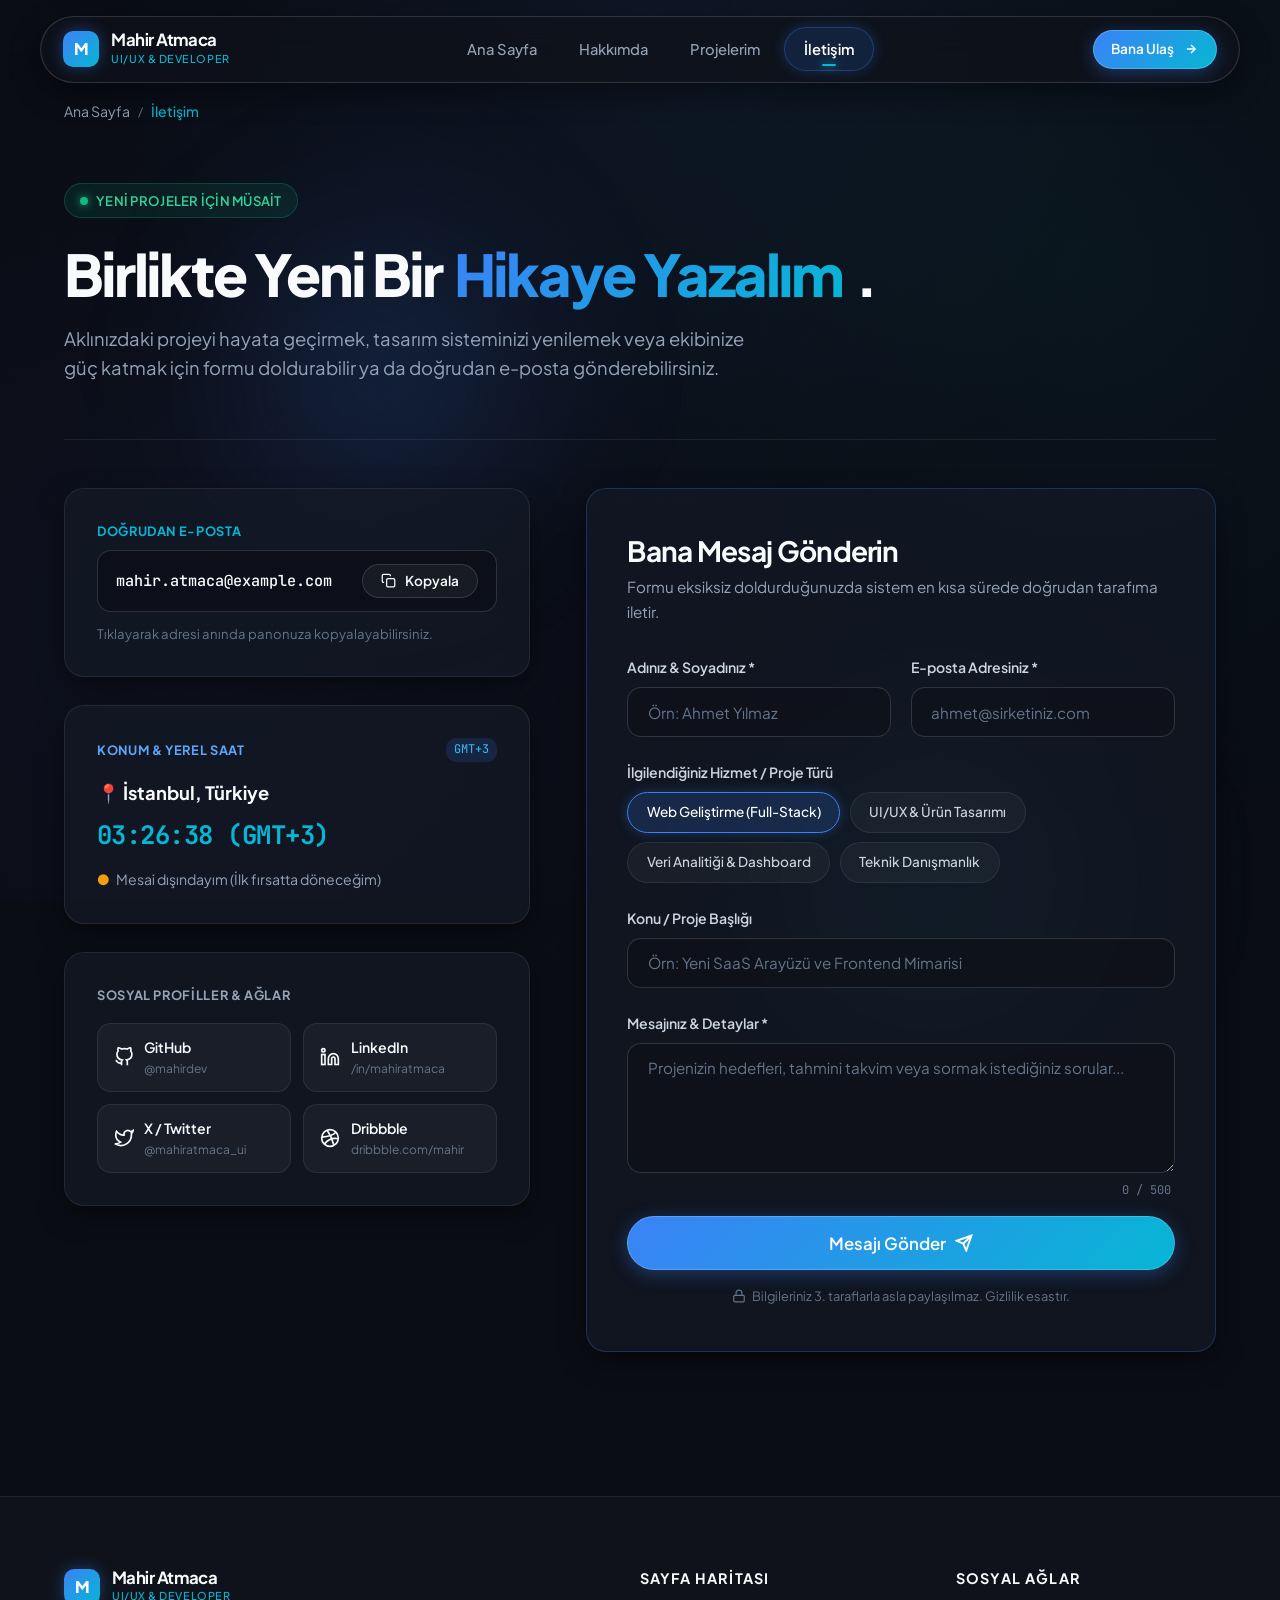
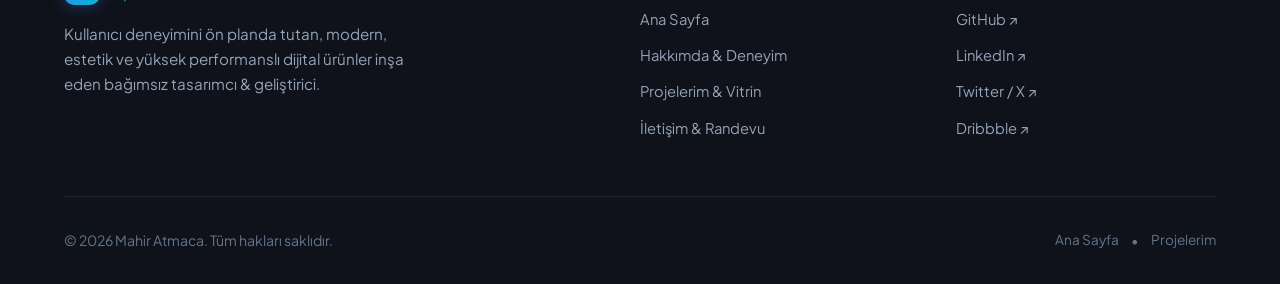
<file: portfolyo/iletisim/index.html>
<!DOCTYPE html>
<html lang="tr">
<head>
  <meta charset="UTF-8">
  <meta name="viewport" content="width=device-width, initial-scale=1.0">
  <title>İletişim | Mahir Atmaca - UI/UX Designer & Web Developer</title>
  <meta name="description" content="Mahir Atmaca ile iletişime geçin. Proje teklifleri, freelance iş birlikleri, canlı saat dilimi ve iletişim formu.">
  
  <!-- CSS Dosyaları -->
  <link rel="stylesheet" href="../assets/css/style.css">
  <link rel="stylesheet" href="../assets/css/components.css">
  <link rel="stylesheet" href="../assets/css/animations.css">
  
  <!-- Favicon -->
  <link rel="icon" type="image/svg+xml" href="data:image/svg+xml,<svg xmlns='http://www.w3.org/2000/svg' viewBox='0 0 24 24' fill='%233b82f6'><rect width='24' height='24' rx='6'/><text x='50%' y='68%' font-size='14' font-weight='bold' fill='white' text-anchor='middle'>M</text></svg>">
</head>
<body>

  <!-- Ambient Işık Halkaları -->
  <div class="ambient-orb orb-1"></div>
  <div class="ambient-orb orb-2"></div>

  <!-- Üst Sabit Navigasyon Barı -->
  <header class="site-header">
    <div class="nav-container">
      <a href="../index.html" class="logo" aria-label="Ana Sayfa">
        <div class="logo-icon">M</div>
        <div class="logo-text">
          <span class="logo-name">Mahir Atmaca</span>
          <span class="logo-role">UI/UX & Developer</span>
        </div>
      </a>

      <nav class="nav-links" aria-label="Ana Menü">
        <a href="../index.html" class="nav-link">
          <span>Ana Sayfa</span>
        </a>
        <a href="../hakkimda.html" class="nav-link">
          <span>Hakkımda</span>
        </a>
        <a href="../projelerim.html" class="nav-link">
          <span>Projelerim</span>
        </a>
        <a href="../iletisim.html" class="nav-link active">
          <span>İletişim</span>
        </a>
      </nav>

      <div class="nav-actions">
        <a href="../iletisim.html" class="btn btn-primary btn-sm">
          <span>Bana Ulaş</span>
          <svg width="14" height="14" viewBox="0 0 24 24" fill="none" stroke="currentColor" stroke-width="2.5"><line x1="5" y1="12" x2="19" y2="12"></line><polyline points="12 5 19 12 12 19"></polyline></svg>
        </a>

        <button class="mobile-toggle" aria-label="Menüyü Aç/Kapat">
          <span></span>
          <span></span>
          <span></span>
        </button>
      </div>
    </div>
  </header>

  <!-- Mobil Drawer Menü -->
  <div class="mobile-drawer" aria-label="Mobil Menü">
    <a href="../index.html" class="nav-link">Ana Sayfa</a>
    <a href="../hakkimda.html" class="nav-link">Hakkımda</a>
    <a href="../projelerim.html" class="nav-link">Projelerim</a>
    <a href="../iletisim.html" class="nav-link active">İletişim</a>
    <div style="margin-top: 1rem; padding-top: 1rem; border-top: 1px solid var(--border-subtle);">
      <a href="../iletisim.html" class="btn btn-primary" style="width: 100%;">Bana Ulaş</a>
    </div>
  </div>

  <!-- Sayfa Geçiş Sarmalayıcısı -->
  <div class="page-transition-wrapper">
    <main class="main-content">
      
      <div class="container">
        
        <!-- Breadcrumb & Sayfa Başlığı -->
        <nav class="breadcrumb-nav" aria-label="Breadcrumb">
          <ol class="breadcrumb-list">
            <li><a href="../index.html">Ana Sayfa</a></li>
            <li class="breadcrumb-separator">/</li>
            <li class="breadcrumb-current" aria-current="page">İletişim</li>
          </ol>
        </nav>

        <header class="page-header">
          <div class="badge-pill badge-emerald">
            <span class="status-dot"></span>
            <span>Yeni Projeler İçin Müsait</span>
          </div>
          <h1 class="page-title">
            Birlikte Yeni Bir <span class="gradient-text">Hikaye Yazalım</span>.
          </h1>
          <p class="page-description">
            Aklınızdaki projeyi hayata geçirmek, tasarım sisteminizi yenilemek veya ekibinize güç katmak için formu doldurabilir ya da doğrudan e-posta gönderebilirsiniz.
          </p>
        </header>

        <!-- ÇİFT KOLONLU İLETİŞİM DÜZENİ -->
        <div style="display: grid; grid-template-columns: 1fr 1.35fr; gap: 3.5rem; align-items: start; margin-bottom: 5rem;" class="hero-grid">
          
          <!-- SOL KOLON: DOĞRUDAN BİLGİLER & WIDGETLAR -->
          <div style="display: flex; flex-direction: column; gap: 1.75rem;">
            
            <!-- Tek Tıkla E-posta Kopyalama Kutusu -->
            <div class="card-glass spotlight-card">
              <span style="font-size: 0.8rem; font-weight: 700; color: var(--accent-cyan); text-transform: uppercase; letter-spacing: 0.05em; display: block; margin-bottom: 0.5rem;">Doğrudan E-posta</span>
              <div style="display: flex; align-items: center; justify-content: space-between; gap: 1rem; background: rgba(11, 14, 22, 0.7); border: 1px solid var(--border-medium); border-radius: var(--radius-md); padding: 0.85rem 1.15rem; margin-top: 0.5rem;">
                <span id="email-address-text" style="font-family: var(--font-mono); font-size: 0.95rem; color: var(--text-main); font-weight: 500; word-break: break-all;">
                  mahir.atmaca@example.com
                </span>
                <button id="copy-email-btn" class="btn btn-secondary btn-sm" style="flex-shrink: 0;" title="Panoya Kopyala">
                  <svg width="15" height="15" viewBox="0 0 24 24" fill="none" stroke="currentColor" stroke-width="2"><rect x="9" y="9" width="13" height="13" rx="2" ry="2"></rect><path d="M5 15H4a2 2 0 0 1-2-2V4a2 2 0 0 1 2-2h9a2 2 0 0 1 2 2v1"></path></svg>
                  <span>Kopyala</span>
                </button>
              </div>
              <p style="font-size: 0.82rem; color: var(--text-faint); margin-top: 0.65rem;">
                Tıklayarak adresi anında panonuza kopyalayabilirsiniz.
              </p>
            </div>

            <!-- Canlı Saat & Konum Widget'ı -->
            <div class="card-glass spotlight-card">
              <div style="display: flex; align-items: center; justify-content: space-between; margin-bottom: 1rem;">
                <span style="font-size: 0.8rem; font-weight: 700; color: #60a5fa; text-transform: uppercase; letter-spacing: 0.05em;">Konum & Yerel Saat</span>
                <span style="font-size: 0.75rem; background: rgba(59, 130, 246, 0.15); color: #38bdf8; padding: 2px 8px; border-radius: 10px; font-family: var(--font-mono);">GMT+3</span>
              </div>

              <div style="font-size: 1.15rem; font-weight: 700; color: var(--text-main); margin-bottom: 0.35rem;">
                📍 İstanbul, Türkiye
              </div>

              <div id="live-clock" style="font-family: var(--font-mono); font-size: 1.6rem; font-weight: 700; color: var(--accent-cyan); margin-bottom: 0.75rem; letter-spacing: -0.02em;">
                --:--:--
              </div>

              <div id="working-status" style="font-size: 0.88rem; color: var(--text-muted); display: flex; align-items: center; gap: 0.4rem;">
                <span>●</span> Mesai durumu kontrol ediliyor...
              </div>
            </div>

            <!-- Sosyal Medya Kartları -->
            <div class="card-glass spotlight-card">
              <span style="font-size: 0.8rem; font-weight: 700; color: var(--text-muted); text-transform: uppercase; letter-spacing: 0.05em; display: block; margin-bottom: 1rem;">Sosyal Profiller & Ağlar</span>
              
              <div style="display: grid; grid-template-columns: 1fr 1fr; gap: 0.75rem;">
                
                <a href="https://github.com" target="_blank" rel="noopener noreferrer" style="display: flex; align-items: center; gap: 0.65rem; padding: 0.75rem 1rem; background: rgba(255, 255, 255, 0.04); border: 1px solid var(--border-subtle); border-radius: var(--radius-md); transition: all var(--transition-fast);">
                  <svg width="20" height="20" viewBox="0 0 24 24" fill="none" stroke="currentColor" stroke-width="2"><path d="M9 19c-5 1.5-5-2.5-7-3m14 6v-3.87a3.37 3.37 0 0 0-.94-2.61c3.14-.35 6.44-1.54 6.44-7A5.44 5.44 0 0 0 20 4.77 5.07 5.07 0 0 0 19.91 1S18.73.65 16 2.48a13.38 13.38 0 0 0-7 0C6.27.65 5.09 1 5.09 1A5.07 5.07 0 0 0 5 4.77a5.44 5.44 0 0 0-1.5 3.78c0 5.42 3.3 6.61 6.44 7A3.37 3.37 0 0 0 9 18.13V22"></path></svg>
                  <div>
                    <div style="font-size: 0.88rem; font-weight: 600; color: var(--text-main);">GitHub</div>
                    <div style="font-size: 0.75rem; color: var(--text-faint);">@mahirdev</div>
                  </div>
                </a>

                <a href="https://linkedin.com" target="_blank" rel="noopener noreferrer" style="display: flex; align-items: center; gap: 0.65rem; padding: 0.75rem 1rem; background: rgba(255, 255, 255, 0.04); border: 1px solid var(--border-subtle); border-radius: var(--radius-md); transition: all var(--transition-fast);">
                  <svg width="20" height="20" viewBox="0 0 24 24" fill="none" stroke="currentColor" stroke-width="2"><path d="M16 8a6 6 0 0 1 6 6v7h-4v-7a2 2 0 0 0-2-2 2 2 0 0 0-2 2v7h-4v-7a6 6 0 0 1 6-6z"></path><rect x="2" y="9" width="4" height="12"></rect><circle cx="4" cy="4" r="2"></circle></svg>
                  <div>
                    <div style="font-size: 0.88rem; font-weight: 600; color: var(--text-main);">LinkedIn</div>
                    <div style="font-size: 0.75rem; color: var(--text-faint);">/in/mahiratmaca</div>
                  </div>
                </a>

                <a href="https://x.com" target="_blank" rel="noopener noreferrer" style="display: flex; align-items: center; gap: 0.65rem; padding: 0.75rem 1rem; background: rgba(255, 255, 255, 0.04); border: 1px solid var(--border-subtle); border-radius: var(--radius-md); transition: all var(--transition-fast);">
                  <svg width="20" height="20" viewBox="0 0 24 24" fill="none" stroke="currentColor" stroke-width="2"><path d="M23 3a10.9 10.9 0 0 1-3.14 1.53 4.48 4.48 0 0 0-7.86 3v1A10.66 10.66 0 0 1 3 4s-4 9 5 13a11.64 11.64 0 0 1-7 2c9 5 20 0 20-11.5a4.5 4.5 0 0 0-.08-.83A7.72 7.72 0 0 0 23 3z"></path></svg>
                  <div>
                    <div style="font-size: 0.88rem; font-weight: 600; color: var(--text-main);">X / Twitter</div>
                    <div style="font-size: 0.75rem; color: var(--text-faint);">@mahiratmaca_ui</div>
                  </div>
                </a>

                <a href="https://dribbble.com" target="_blank" rel="noopener noreferrer" style="display: flex; align-items: center; gap: 0.65rem; padding: 0.75rem 1rem; background: rgba(255, 255, 255, 0.04); border: 1px solid var(--border-subtle); border-radius: var(--radius-md); transition: all var(--transition-fast);">
                  <svg width="20" height="20" viewBox="0 0 24 24" fill="none" stroke="currentColor" stroke-width="2"><circle cx="12" cy="12" r="10"></circle><path d="M19.13 5.09C15.22 9.14 10 10.44 2.25 10.94"></path><path d="M21.75 12.84c-6.62-1.41-12.14 1-16.38 6.32"></path><path d="M8.56 2.75c4.37 6 6 9.42 8 17.72"></path></svg>
                  <div>
                    <div style="font-size: 0.88rem; font-weight: 600; color: var(--text-main);">Dribbble</div>
                    <div style="font-size: 0.75rem; color: var(--text-faint);">dribbble.com/mahir</div>
                  </div>
                </a>

              </div>
            </div>

          </div>

          <!-- SAĞ KOLON: İNTERAKTİF İLETİŞİM FORMU -->
          <div class="card-glass spotlight-card" style="padding: 2.75rem 2.5rem; border-color: rgba(59, 130, 246, 0.25);">
            <div style="margin-bottom: 2rem;">
              <h2 style="font-size: 1.75rem; margin-bottom: 0.4rem;">Bana Mesaj Gönderin</h2>
              <p style="color: var(--text-muted); font-size: 0.95rem;">
                Formu eksiksiz doldurduğunuzda sistem en kısa sürede doğrudan tarafıma iletir.
              </p>
            </div>

            <form id="portfolio-contact-form" novalidate>
              
              <div style="display: grid; grid-template-columns: 1fr 1fr; gap: 1.25rem;">
                <div class="form-group">
                  <label for="form-name" class="form-label">Adınız & Soyadınız *</label>
                  <input type="text" id="form-name" class="form-control" placeholder="Örn: Ahmet Yılmaz" required>
                </div>

                <div class="form-group">
                  <label for="form-email" class="form-label">E-posta Adresiniz *</label>
                  <input type="email" id="form-email" class="form-control" placeholder="ahmet@sirketiniz.com" required>
                </div>
              </div>

              <div class="form-group">
                <label class="form-label">İlgilendiğiniz Hizmet / Proje Türü</label>
                <div class="pill-selector">
                  <label class="pill-option">
                    <input type="radio" name="project-type" value="web" checked>
                    <span class="pill-box">Web Geliştirme (Full-Stack)</span>
                  </label>
                  <label class="pill-option">
                    <input type="radio" name="project-type" value="uiux">
                    <span class="pill-box">UI/UX & Ürün Tasarımı</span>
                  </label>
                  <label class="pill-option">
                    <input type="radio" name="project-type" value="data">
                    <span class="pill-box">Veri Analitiği & Dashboard</span>
                  </label>
                  <label class="pill-option">
                    <input type="radio" name="project-type" value="consulting">
                    <span class="pill-box">Teknik Danışmanlık</span>
                  </label>
                </div>
              </div>

              <div class="form-group">
                <label for="form-subject" class="form-label">Konu / Proje Başlığı</label>
                <input type="text" id="form-subject" class="form-control" placeholder="Örn: Yeni SaaS Arayüzü ve Frontend Mimarisi">
              </div>

              <div class="form-group" style="margin-bottom: 2.25rem;">
                <label for="form-message" class="form-label">Mesajınız & Detaylar *</label>
                <textarea id="form-message" class="form-control" maxlength="500" placeholder="Projenizin hedefleri, tahmini takvim veya sormak istediğiniz sorular..." required></textarea>
                <div id="char-count" class="char-count">0 / 500</div>
              </div>

              <button type="submit" id="submit-btn" class="btn btn-primary btn-lg" style="width: 100%;">
                <span>Mesajı Gönder</span>
                <svg width="18" height="18" viewBox="0 0 24 24" fill="none" stroke="currentColor" stroke-width="2.5"><line x1="22" y1="2" x2="11" y2="13"></line><polygon points="22 2 15 22 11 13 2 9 22 2"></polygon></svg>
              </button>

              <div style="font-size: 0.8rem; color: var(--text-faint); text-align: center; margin-top: 1rem; display: flex; align-items: center; justify-content: center; gap: 0.4rem;">
                <svg width="14" height="14" viewBox="0 0 24 24" fill="none" stroke="currentColor" stroke-width="2"><rect x="3" y="11" width="18" height="11" rx="2" ry="2"></rect><path d="M7 11V7a5 5 0 0 1 10 0v4"></path></svg>
                <span>Bilgileriniz 3. taraflarla asla paylaşılmaz. Gizlilik esastır.</span>
              </div>

            </form>
          </div>

        </div>

      </div>

    </main>

    <!-- GLOBAL FOOTER -->
    <footer class="site-footer">
      <div class="container">
        <div class="footer-top">
          
          <div class="footer-brand">
            <a href="../index.html" class="logo">
              <div class="logo-icon">M</div>
              <div class="logo-text">
                <span class="logo-name">Mahir Atmaca</span>
                <span class="logo-role">UI/UX & Developer</span>
              </div>
            </a>
            <p class="footer-desc">
              Kullanıcı deneyimini ön planda tutan, modern, estetik ve yüksek performanslı dijital ürünler inşa eden bağımsız tasarımcı & geliştirici.
            </p>
          </div>

          <div>
            <h4 class="footer-heading">Sayfa Haritası</h4>
            <div class="footer-links-list">
              <a href="../index.html">Ana Sayfa</a>
              <a href="../hakkimda.html">Hakkımda & Deneyim</a>
              <a href="../projelerim.html">Projelerim & Vitrin</a>
              <a href="../iletisim.html">İletişim & Randevu</a>
            </div>
          </div>

          <div>
            <h4 class="footer-heading">Sosyal Ağlar</h4>
            <div class="footer-links-list">
              <a href="https://github.com" target="_blank" rel="noopener noreferrer">GitHub ↗</a>
              <a href="https://linkedin.com" target="_blank" rel="noopener noreferrer">LinkedIn ↗</a>
              <a href="https://x.com" target="_blank" rel="noopener noreferrer">Twitter / X ↗</a>
              <a href="https://dribbble.com" target="_blank" rel="noopener noreferrer">Dribbble ↗</a>
            </div>
          </div>

        </div>

        <div class="footer-bottom">
          <div>
            © <span id="current-year">2026</span> Mahir Atmaca. Tüm hakları saklıdır.
          </div>
          <div style="display: flex; align-items: center; gap: 0.75rem;">
            <a href="../index.html" style="color: var(--text-faint); font-size: 0.85rem;">Ana Sayfa</a>
            <span>•</span>
            <a href="../projelerim.html" style="color: var(--text-faint); font-size: 0.85rem;">Projelerim</a>
          </div>
        </div>
      </div>
    </footer>
  </div>

  <!-- JavaScript Dosyaları -->
  <script src="../assets/js/page-transition.js"></script>
  <script src="../assets/js/main.js"></script>
  <script src="../assets/js/contact.js"></script>
</body>
</html>
</file>
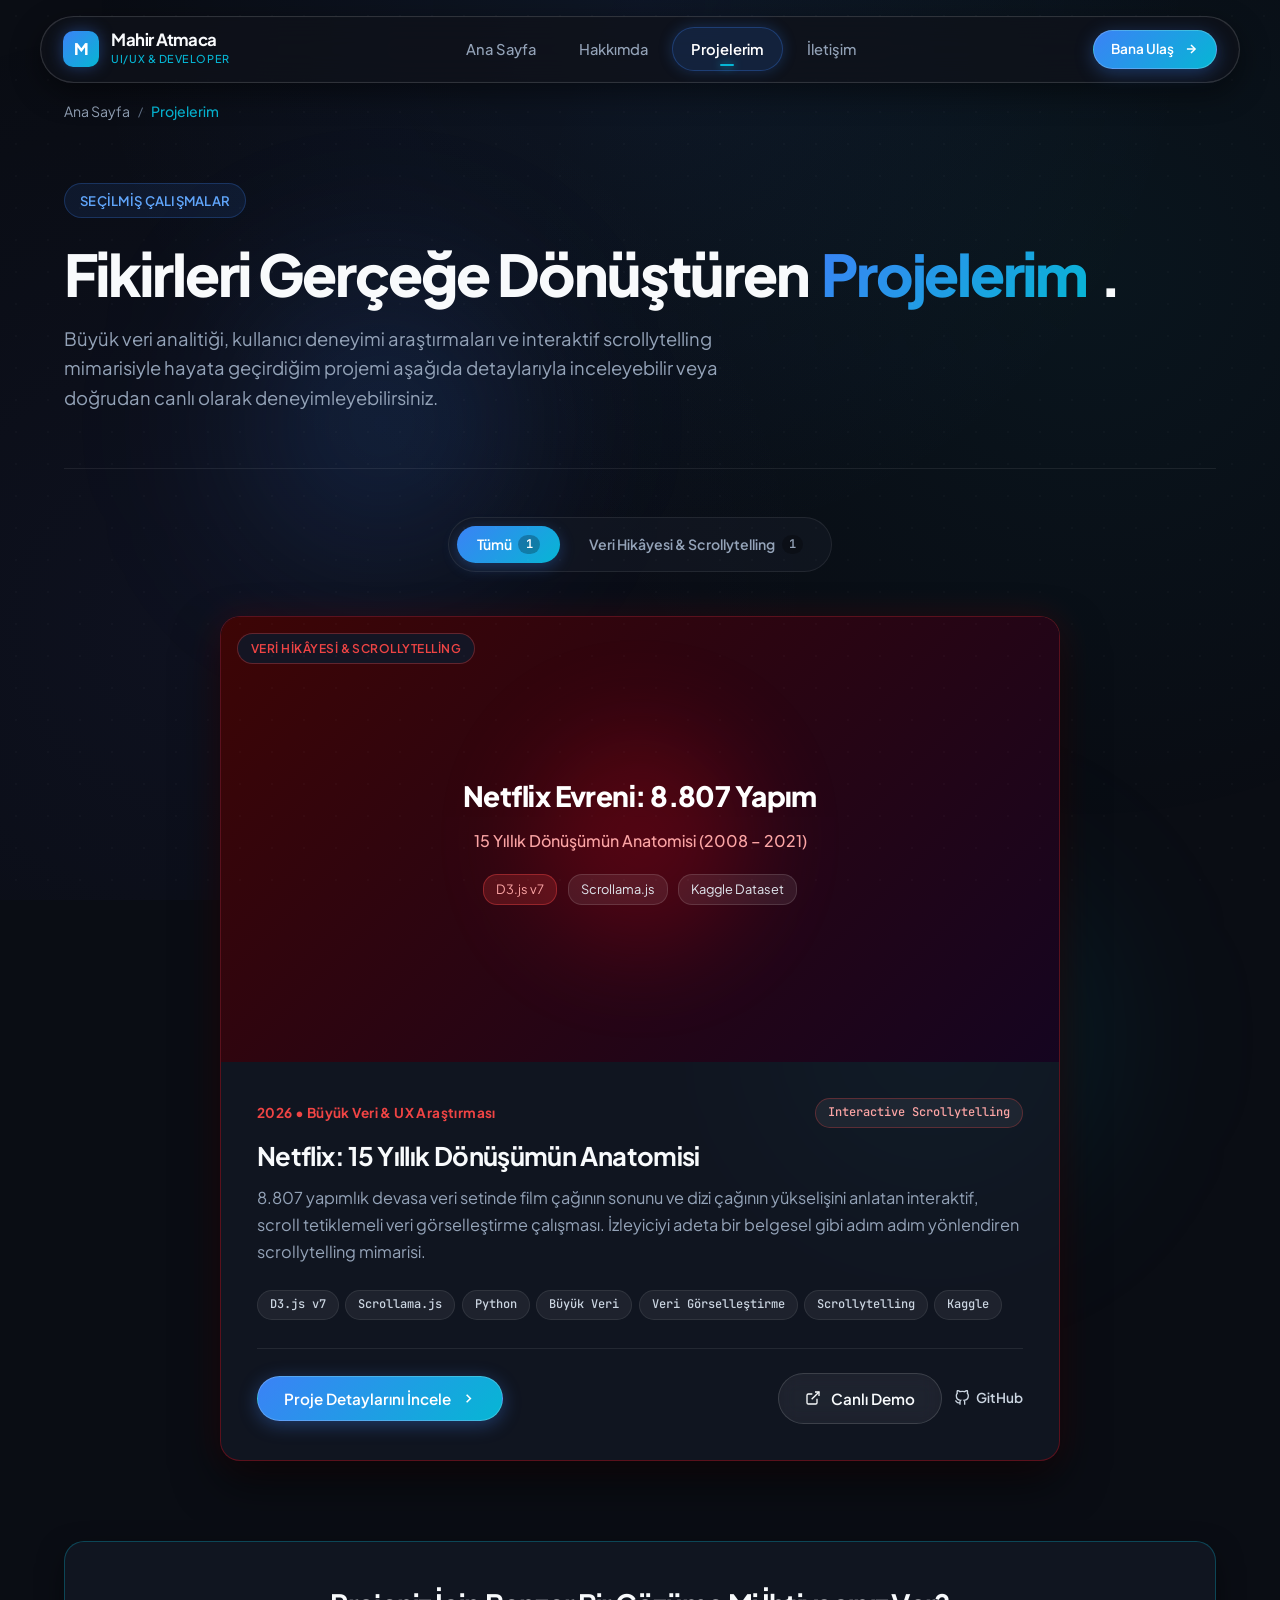
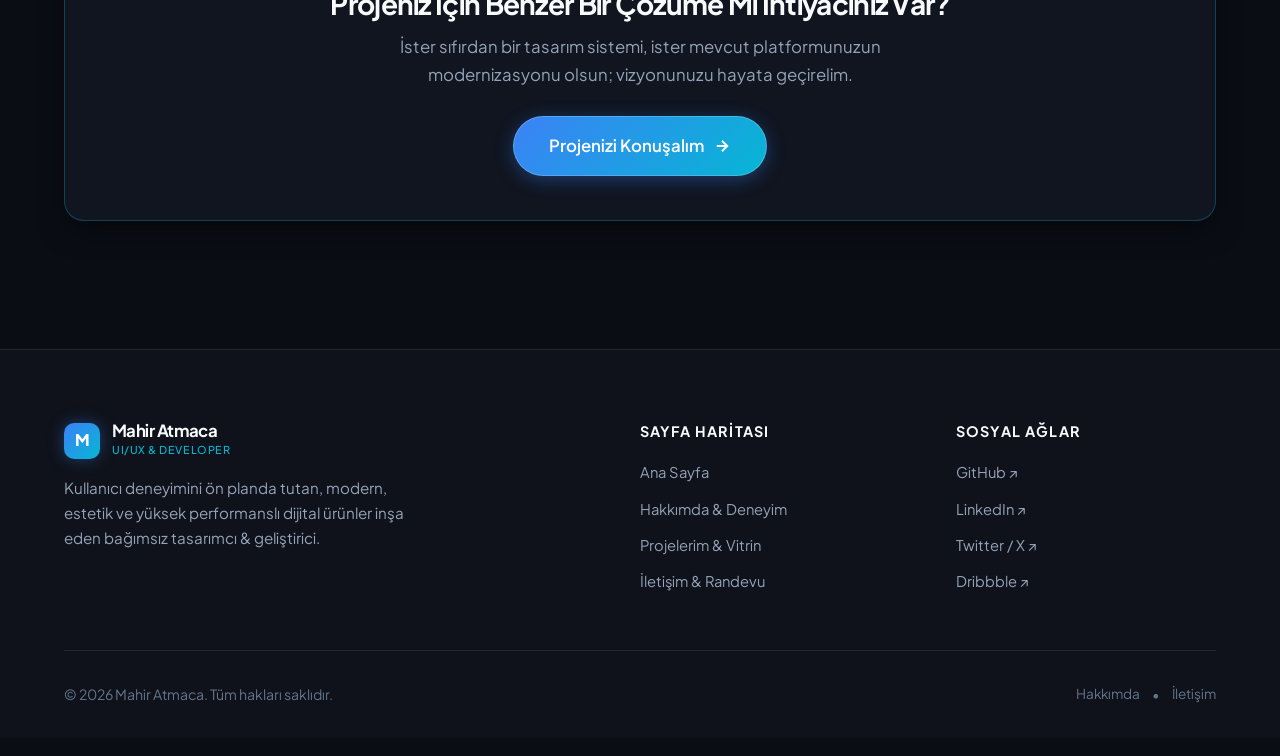
<file: portfolyo/projelerim/index.html>
<!DOCTYPE html>
<html lang="tr">
<head>
  <meta charset="UTF-8">
  <meta name="viewport" content="width=device-width, initial-scale=1.0">
  <title>Projelerim | Mahir Atmaca - UI/UX Tasarım & Web Geliştirme</title>
  <meta name="description" content="Mahir Atmaca'nın gerçekleştirdiği UI/UX tasarım, Web geliştirme ve Veri analitiği projeleri vitrini. Canlı demolar ve kaynak kodlar.">
  
  <!-- CSS Dosyaları -->
  <link rel="stylesheet" href="../assets/css/style.css">
  <link rel="stylesheet" href="../assets/css/components.css">
  <link rel="stylesheet" href="../assets/css/animations.css">
  
  <!-- Favicon -->
  <link rel="icon" type="image/svg+xml" href="data:image/svg+xml,<svg xmlns='http://www.w3.org/2000/svg' viewBox='0 0 24 24' fill='%233b82f6'><rect width='24' height='24' rx='6'/><text x='50%' y='68%' font-size='14' font-weight='bold' fill='white' text-anchor='middle'>M</text></svg>">
</head>
<body>

  <!-- Ambient Işık Halkaları -->
  <div class="ambient-orb orb-1"></div>
  <div class="ambient-orb orb-2"></div>

  <!-- Üst Sabit Navigasyon Barı -->
  <header class="site-header">
    <div class="nav-container">
      <a href="../index.html" class="logo" aria-label="Ana Sayfa">
        <div class="logo-icon">M</div>
        <div class="logo-text">
          <span class="logo-name">Mahir Atmaca</span>
          <span class="logo-role">UI/UX & Developer</span>
        </div>
      </a>

      <nav class="nav-links" aria-label="Ana Menü">
        <a href="../index.html" class="nav-link">
          <span>Ana Sayfa</span>
        </a>
        <a href="../hakkimda.html" class="nav-link">
          <span>Hakkımda</span>
        </a>
        <a href="../projelerim.html" class="nav-link active">
          <span>Projelerim</span>
        </a>
        <a href="../iletisim.html" class="nav-link">
          <span>İletişim</span>
        </a>
      </nav>

      <div class="nav-actions">
        <a href="../iletisim.html" class="btn btn-primary btn-sm">
          <span>Bana Ulaş</span>
          <svg width="14" height="14" viewBox="0 0 24 24" fill="none" stroke="currentColor" stroke-width="2.5"><line x1="5" y1="12" x2="19" y2="12"></line><polyline points="12 5 19 12 12 19"></polyline></svg>
        </a>

        <button class="mobile-toggle" aria-label="Menüyü Aç/Kapat">
          <span></span>
          <span></span>
          <span></span>
        </button>
      </div>
    </div>
  </header>

  <!-- Mobil Drawer Menü -->
  <div class="mobile-drawer" aria-label="Mobil Menü">
    <a href="../index.html" class="nav-link">Ana Sayfa</a>
    <a href="../hakkimda.html" class="nav-link">Hakkımda</a>
    <a href="../projelerim.html" class="nav-link active">Projelerim</a>
    <a href="../iletisim.html" class="nav-link">İletişim</a>
    <div style="margin-top: 1rem; padding-top: 1rem; border-top: 1px solid var(--border-subtle);">
      <a href="../iletisim.html" class="btn btn-primary" style="width: 100%;">Bana Ulaş</a>
    </div>
  </div>

  <!-- Sayfa Geçiş Sarmalayıcısı -->
  <div class="page-transition-wrapper">
    <main class="main-content">
      
      <div class="container">
        
        <!-- Breadcrumb & Sayfa Başlığı -->
        <nav class="breadcrumb-nav" aria-label="Breadcrumb">
          <ol class="breadcrumb-list">
            <li><a href="../index.html">Ana Sayfa</a></li>
            <li class="breadcrumb-separator">/</li>
            <li class="breadcrumb-current" aria-current="page">Projelerim</li>
          </ol>
        </nav>

        <header class="page-header">
          <div class="badge-pill">Seçilmiş Çalışmalar</div>
          <h1 class="page-title">
            Fikirleri Gerçeğe Dönüştüren <span class="gradient-text">Projelerim</span>.
          </h1>
          <p class="page-description">
            Büyük veri analitiği, kullanıcı deneyimi araştırmaları ve interaktif scrollytelling mimarisiyle hayata geçirdiğim projemi aşağıda detaylarıyla inceleyebilir veya doğrudan canlı olarak deneyimleyebilirsiniz.
          </p>
        </header>

        <!-- KATEGORİ FİLTRELEME BARI -->
        <div class="filter-bar" role="toolbar" aria-label="Proje Filtreleri">
          <button class="filter-btn active" data-filter="all">
            <span>Tümü</span>
            <span class="filter-count">1</span>
          </button>
          <button class="filter-btn" data-filter="data">
            <span>Veri Hikâyesi & Scrollytelling</span>
            <span class="filter-count">1</span>
          </button>
        </div>

        <!-- PROJE KARTI VİTRİN DÜZENİ -->
        <section style="margin-bottom: 5rem;">
          <div style="max-width: 840px; margin-inline: auto;" class="reveal-stagger">
            
            <!-- PROJE: Netflix Scrollytelling -->
            <div class="project-card spotlight-card" data-category="data" style="border-color: rgba(229, 9, 20, 0.35); box-shadow: 0 20px 45px rgba(0,0,0,0.6), 0 0 35px rgba(229, 9, 20, 0.15);">
              <div class="project-image-box" style="aspect-ratio: 16 / 8.5;">
                <span class="project-overlay-badge" style="color: #ef4444; border-color: rgba(239, 68, 68, 0.35); background: rgba(17, 24, 39, 0.9);">Veri Hikâyesi & Scrollytelling</span>
                <div style="width: 100%; height: 100%; background: linear-gradient(135deg, #3d0505 0%, #150520 100%); display: flex; flex-direction: column; justify-content: center; align-items: center; padding: 2.5rem; position: relative;">
                  <div style="position: absolute; width: 220px; height: 220px; background: #e50914; opacity: 0.22; filter: blur(50px); border-radius: 50%;"></div>
                  <div style="font-size: 1.75rem; font-weight: 800; color: #ffffff; margin-bottom: 0.5rem; z-index: 1; text-align: center; letter-spacing: -0.02em;">Netflix Evreni: 8.807 Yapım</div>
                  <div style="font-size: 1rem; color: #fca5a5; z-index: 1; text-align: center; font-weight: 500;">15 Yıllık Dönüşümün Anatomisi (2008 – 2021)</div>
                  <div style="margin-top: 1.25rem; display: flex; gap: 0.65rem; z-index: 1; flex-wrap: wrap; justify-content: center;">
                    <span style="font-size: 0.8rem; background: rgba(239, 68, 68, 0.2); color: #fca5a5; padding: 4px 12px; border-radius: 14px; border: 1px solid rgba(239, 68, 68, 0.4);">D3.js v7</span>
                    <span style="font-size: 0.8rem; background: rgba(255,255,255,0.08); color: #e2e8f0; padding: 4px 12px; border-radius: 14px; border: 1px solid rgba(255,255,255,0.12);">Scrollama.js</span>
                    <span style="font-size: 0.8rem; background: rgba(255,255,255,0.08); color: #e2e8f0; padding: 4px 12px; border-radius: 14px; border: 1px solid rgba(255,255,255,0.12);">Kaggle Dataset</span>
                  </div>
                </div>
              </div>

              <div class="project-content" style="padding: 2.25rem;">
                <div style="display: flex; justify-content: space-between; align-items: center; margin-bottom: 0.75rem; flex-wrap: wrap; gap: 0.5rem;">
                  <span style="font-size: 0.85rem; font-weight: 700; color: #ef4444; letter-spacing: 0.03em;">2026 • Büyük Veri & UX Araştırması</span>
                  <span class="tag-pill" style="font-size: 0.75rem; color: #fca5a5; border-color: rgba(239, 68, 68, 0.3);">Interactive Scrollytelling</span>
                </div>
                <h3 class="project-title" style="font-size: 1.6rem; margin-bottom: 0.85rem;">Netflix: 15 Yıllık Dönüşümün Anatomisi</h3>
                <p class="project-desc" style="font-size: 1.02rem; line-height: 1.65; color: var(--text-muted); margin-bottom: 1.5rem;">
                  8.807 yapımlık devasa veri setinde film çağının sonunu ve dizi çağının yükselişini anlatan interaktif, scroll tetiklemeli veri görselleştirme çalışması. İzleyiciyi adeta bir belgesel gibi adım adım yönlendiren scrollytelling mimarisi.
                </p>

                <div class="project-tags" style="margin-bottom: 1.75rem;">
                  <span class="tag-pill">D3.js v7</span>
                  <span class="tag-pill">Scrollama.js</span>
                  <span class="tag-pill">Python</span>
                  <span class="tag-pill">Büyük Veri</span>
                  <span class="tag-pill">Veri Görselleştirme</span>
                  <span class="tag-pill">Scrollytelling</span>
                  <span class="tag-pill">Kaggle</span>
                </div>

                <div class="project-actions" style="border-top: 1px solid var(--border-subtle); padding-top: 1.5rem;">
                  <button class="btn btn-primary" data-open-modal="netflix-scrollytelling">
                    <span>Proje Detaylarını İncele</span>
                    <svg width="15" height="15" viewBox="0 0 24 24" fill="none" stroke="currentColor" stroke-width="2.5"><polyline points="9 18 15 12 9 6"></polyline></svg>
                  </button>
                  <div class="project-links">
                    <a href="../../scrollytelling/site/index.html" class="btn btn-secondary" title="Canlı Scrollytelling Deneyimi">
                      <svg width="16" height="16" viewBox="0 0 24 24" fill="none" stroke="currentColor" stroke-width="2"><path d="M18 13v6a2 2 0 0 1-2 2H5a2 2 0 0 1-2-2V8a2 2 0 0 1 2-2h6"></path><polyline points="15 3 21 3 21 9"></polyline><line x1="10" y1="14" x2="21" y2="3"></line></svg>
                      <span>Canlı Demo</span>
                    </a>
                    <a href="https://github.com/mahir/netflix-scrollytelling" target="_blank" class="project-link-btn" title="GitHub Deposu">
                      <svg width="16" height="16" viewBox="0 0 24 24" fill="none" stroke="currentColor" stroke-width="2"><path d="M9 19c-5 1.5-5-2.5-7-3m14 6v-3.87a3.37 3.37 0 0 0-.94-2.61c3.14-.35 6.44-1.54 6.44-7A5.44 5.44 0 0 0 20 4.77 5.07 5.07 0 0 0 19.91 1S18.73.65 16 2.48a13.38 13.38 0 0 0-7 0C6.27.65 5.09 1 5.09 1A5.07 5.07 0 0 0 5 4.77a5.44 5.44 0 0 0-1.5 3.78c0 5.42 3.3 6.61 6.44 7A3.37 3.37 0 0 0 9 18.13V22"></path></svg>
                      <span>GitHub</span>
                    </a>
                  </div>
                </div>
              </div>
            </div>

          </div>
        </section>

        <!-- BENZER BİR PROJE ÇAĞRISI -->
        <section style="margin-bottom: 4rem;">
          <div class="card-glass spotlight-card" style="padding: 2.75rem 2rem; text-align: center; border-color: rgba(6, 182, 212, 0.3);">
            <h3 style="font-size: 1.75rem; margin-bottom: 0.75rem;">Projeniz İçin Benzer Bir Çözüme Mi İhtiyacınız Var?</h3>
            <p style="color: var(--text-muted); max-width: 520px; margin-inline: auto; margin-bottom: 1.75rem;">
              İster sıfırdan bir tasarım sistemi, ister mevcut platformunuzun modernizasyonu olsun; vizyonunuzu hayata geçirelim.
            </p>
            <a href="../iletisim/index.html" class="btn btn-primary btn-lg">
              <span>Projenizi Konuşalım</span>
              <svg width="18" height="18" viewBox="0 0 24 24" fill="none" stroke="currentColor" stroke-width="2.5"><line x1="5" y1="12" x2="19" y2="12"></line><polyline points="12 5 19 12 12 19"></polyline></svg>
            </a>
          </div>
        </section>

      </div>

    </main>

    <!-- PROJE DETAY MODALI (INTERACTIVE QUICK VIEW MODAL) -->
    <div id="project-modal" class="modal-backdrop" aria-hidden="true" role="dialog">
      <div class="modal-dialog">
        <button id="modal-close-btn" class="modal-close-btn" aria-label="Modalı Kapat">
          <svg width="20" height="20" viewBox="0 0 24 24" fill="none" stroke="currentColor" stroke-width="2.5"><line x1="18" y1="6" x2="6" y2="18"></line><line x1="6" y1="6" x2="18" y2="18"></line></svg>
        </button>

        <div class="modal-body">
          <div class="modal-header-meta">
            <span id="modal-category" class="tag-pill" style="color: var(--accent-cyan);">Kategori</span>
            <span style="color: var(--text-faint);">•</span>
            <span id="modal-year" style="font-size: 0.85rem; color: var(--text-faint);">2024</span>
          </div>

          <h2 id="modal-title" class="modal-title">Proje Başlığı</h2>
          <p id="modal-summary" style="color: var(--text-muted); font-size: 1.05rem; line-height: 1.6; margin-bottom: 1.5rem;">
            Proje kısa özeti burada yer alacak.
          </p>

          <!-- Mockup / Ekran Önizleme Kutusu -->
          <div id="modal-mockup-box" style="margin-bottom: 1.5rem;"></div>

          <!-- Problem & Çözüm Bölümü -->
          <div class="modal-section">
            <h4 class="modal-section-title">
              <svg width="18" height="18" viewBox="0 0 24 24" fill="none" stroke="currentColor" stroke-width="2"><circle cx="12" cy="12" r="10"></circle><line x1="12" y1="8" x2="12" y2="12"></line><line x1="12" y1="16" x2="12.01" y2="16"></line></svg>
              <span>Karşılaşılan Problem & İhtiyaç</span>
            </h4>
            <p id="modal-problem" style="color: var(--text-secondary); font-size: 0.95rem; line-height: 1.65;"></p>
          </div>

          <div class="modal-section">
            <h4 class="modal-section-title" style="color: var(--accent-emerald);">
              <svg width="18" height="18" viewBox="0 0 24 24" fill="none" stroke="currentColor" stroke-width="2"><path d="M22 11.08V12a10 10 0 1 1-5.93-9.14"></path><polyline points="22 4 12 14.01 9 11.01"></polyline></svg>
              <span>Uygulanan Mimari & Çözüm</span>
            </h4>
            <p id="modal-solution" style="color: var(--text-secondary); font-size: 0.95rem; line-height: 1.65;"></p>
          </div>

          <!-- Teknolojiler & Butonlar -->
          <div class="modal-section">
            <h4 class="modal-section-title" style="color: #60a5fa;">
              <svg width="18" height="18" viewBox="0 0 24 24" fill="none" stroke="currentColor" stroke-width="2"><polyline points="16 18 22 12 16 6"></polyline><polyline points="8 6 2 12 8 18"></polyline></svg>
              <span>Kullanılan Teknolojiler & Kütüphaneler</span>
            </h4>
            <div id="modal-tags" style="display: flex; flex-wrap: wrap; gap: 0.5rem; margin-top: 0.75rem;"></div>
          </div>

          <div style="display: flex; gap: 1rem; margin-top: 2rem; padding-top: 1.5rem; border-top: 1px solid var(--border-subtle); flex-wrap: wrap;">
            <a id="modal-demo-btn" href="#" target="_blank" class="btn btn-primary">
              <svg width="16" height="16" viewBox="0 0 24 24" fill="none" stroke="currentColor" stroke-width="2"><path d="M18 13v6a2 2 0 0 1-2 2H5a2 2 0 0 1-2-2V8a2 2 0 0 1 2-2h6"></path><polyline points="15 3 21 3 21 9"></polyline><line x1="10" y1="14" x2="21" y2="3"></line></svg>
              <span>Canlı Demoyu İncele</span>
            </a>
            <a id="modal-github-btn" href="#" target="_blank" class="btn btn-secondary">
              <svg width="16" height="16" viewBox="0 0 24 24" fill="none" stroke="currentColor" stroke-width="2"><path d="M9 19c-5 1.5-5-2.5-7-3m14 6v-3.87a3.37 3.37 0 0 0-.94-2.61c3.14-.35 6.44-1.54 6.44-7A5.44 5.44 0 0 0 20 4.77 5.07 5.07 0 0 0 19.91 1S18.73.65 16 2.48a13.38 13.38 0 0 0-7 0C6.27.65 5.09 1 5.09 1A5.07 5.07 0 0 0 5 4.77a5.44 5.44 0 0 0-1.5 3.78c0 5.42 3.3 6.61 6.44 7A3.37 3.37 0 0 0 9 18.13V22"></path></svg>
              <span>Kaynak Kod (GitHub)</span>
            </a>
          </div>

        </div>
      </div>
    </div>

    <!-- GLOBAL FOOTER -->
    <footer class="site-footer">
      <div class="container">
        <div class="footer-top">
          
          <div class="footer-brand">
            <a href="../index.html" class="logo">
              <div class="logo-icon">M</div>
              <div class="logo-text">
                <span class="logo-name">Mahir Atmaca</span>
                <span class="logo-role">UI/UX & Developer</span>
              </div>
            </a>
            <p class="footer-desc">
              Kullanıcı deneyimini ön planda tutan, modern, estetik ve yüksek performanslı dijital ürünler inşa eden bağımsız tasarımcı & geliştirici.
            </p>
          </div>

          <div>
            <h4 class="footer-heading">Sayfa Haritası</h4>
            <div class="footer-links-list">
              <a href="../index.html">Ana Sayfa</a>
              <a href="../hakkimda.html">Hakkımda & Deneyim</a>
              <a href="../projelerim.html">Projelerim & Vitrin</a>
              <a href="../iletisim.html">İletişim & Randevu</a>
            </div>
          </div>

          <div>
            <h4 class="footer-heading">Sosyal Ağlar</h4>
            <div class="footer-links-list">
              <a href="https://github.com" target="_blank" rel="noopener noreferrer">GitHub ↗</a>
              <a href="https://linkedin.com" target="_blank" rel="noopener noreferrer">LinkedIn ↗</a>
              <a href="https://x.com" target="_blank" rel="noopener noreferrer">Twitter / X ↗</a>
              <a href="https://dribbble.com" target="_blank" rel="noopener noreferrer">Dribbble ↗</a>
            </div>
          </div>

        </div>

        <div class="footer-bottom">
          <div>
            © <span id="current-year">2026</span> Mahir Atmaca. Tüm hakları saklıdır.
          </div>
          <div style="display: flex; align-items: center; gap: 0.75rem;">
            <a href="../hakkimda.html" style="color: var(--text-faint); font-size: 0.85rem;">Hakkımda</a>
            <span>•</span>
            <a href="../iletisim.html" style="color: var(--text-faint); font-size: 0.85rem;">İletişim</a>
          </div>
        </div>
      </div>
    </footer>
  </div>

  <!-- JavaScript Dosyaları -->
  <script src="../assets/js/page-transition.js"></script>
  <script src="../assets/js/main.js"></script>
  <script src="../assets/js/projects.js"></script>
</body>
</html>
</file>
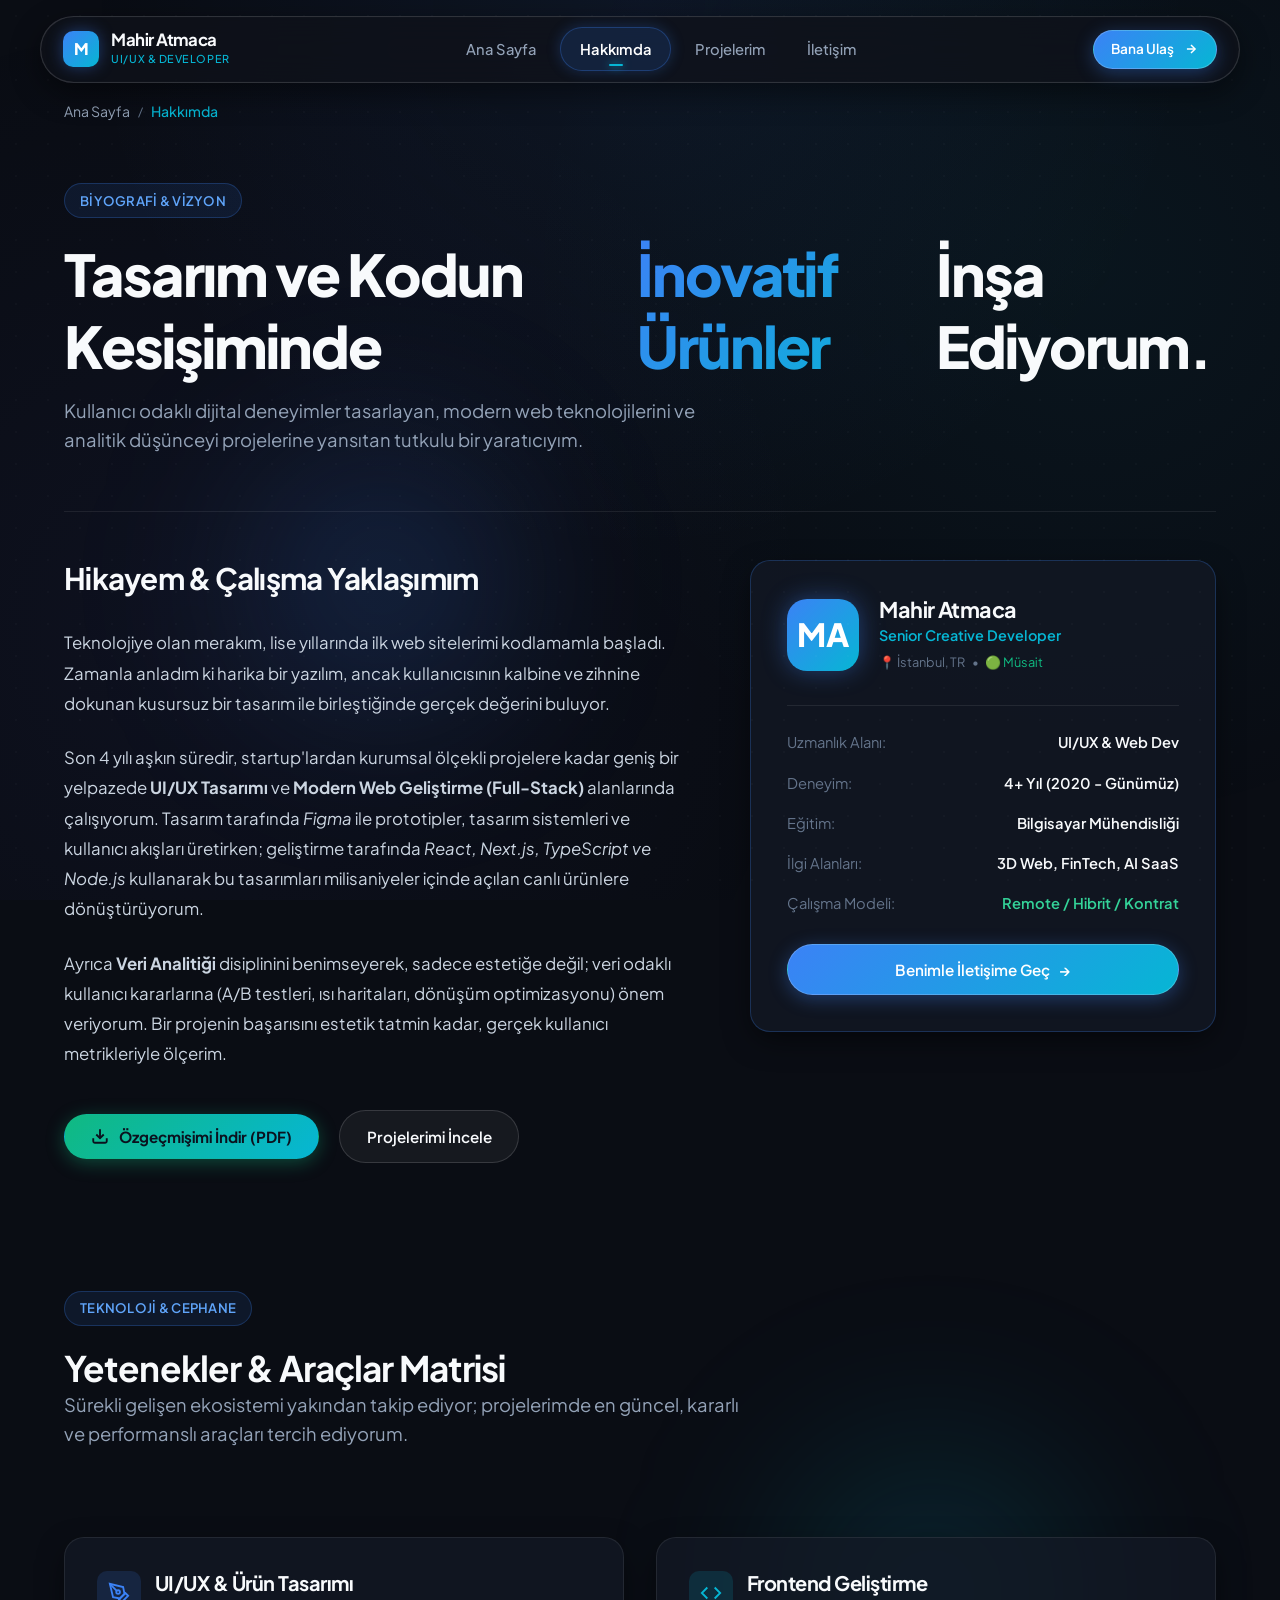
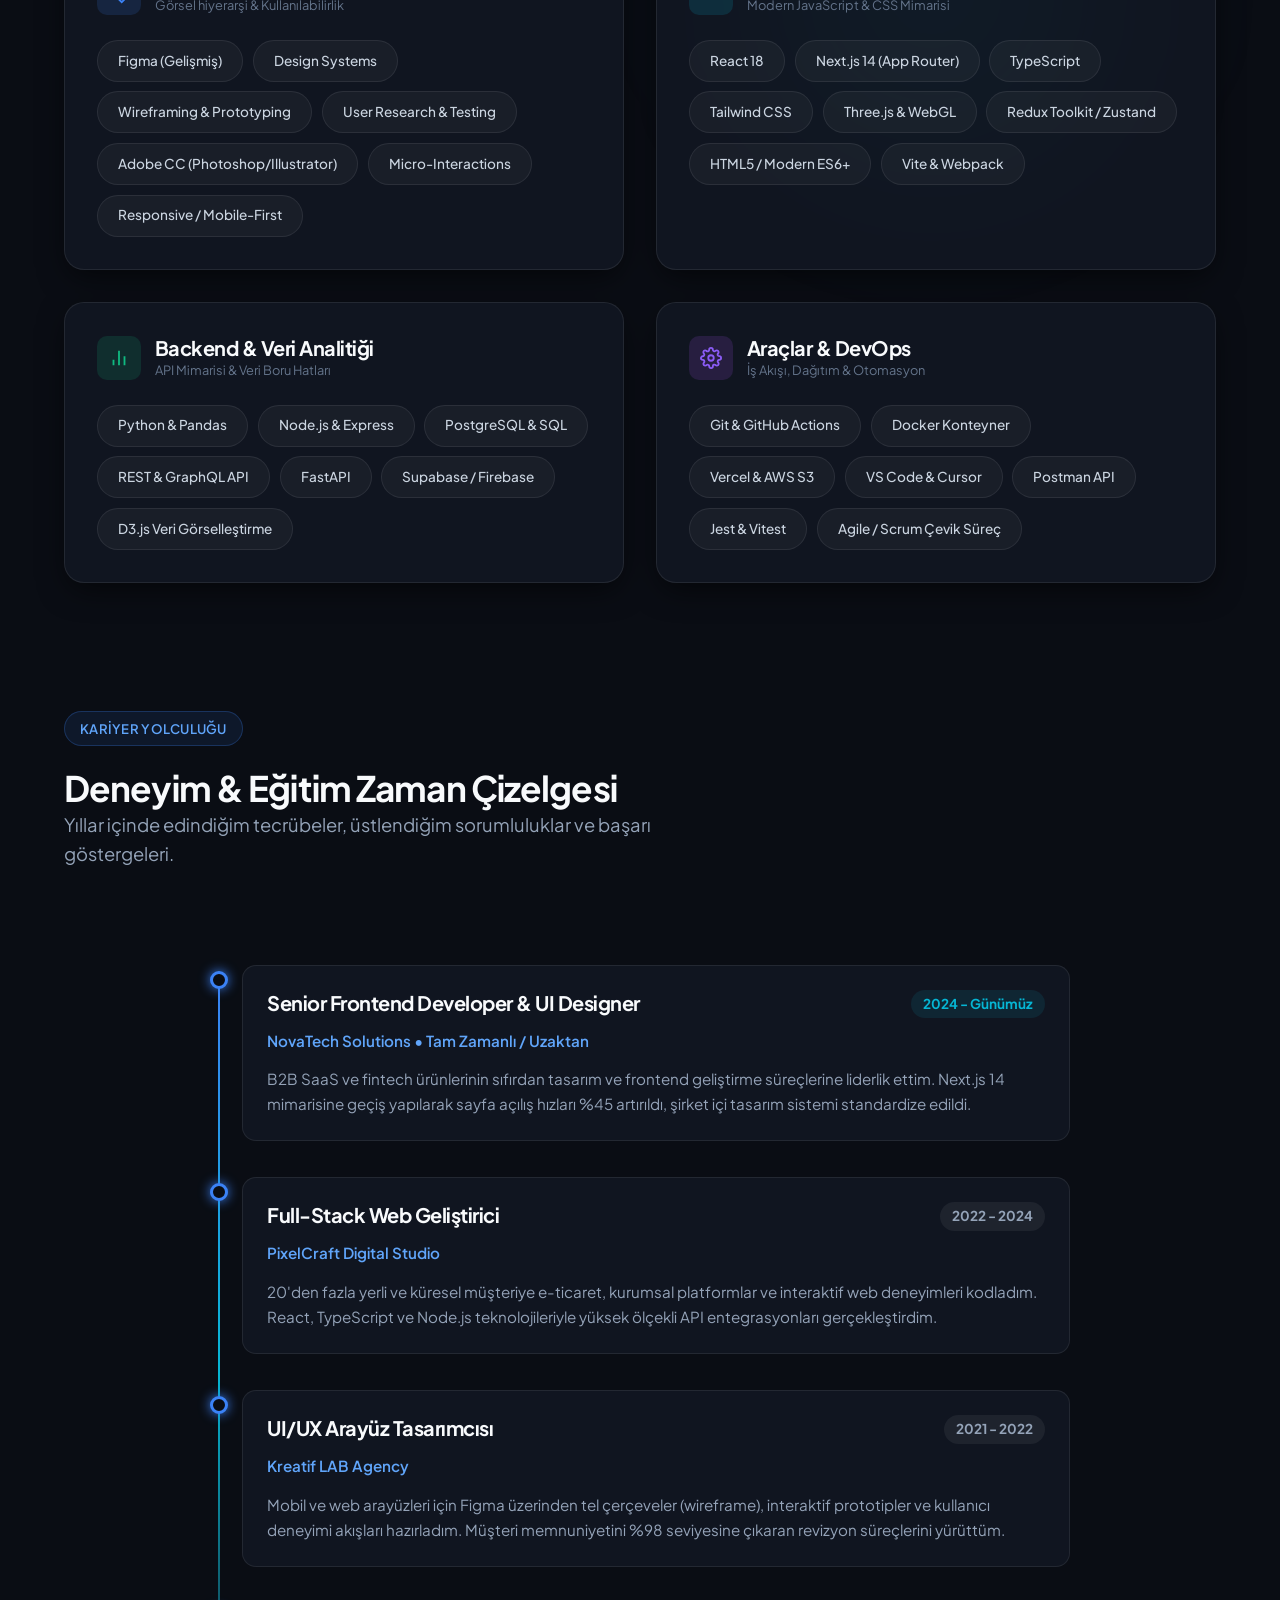
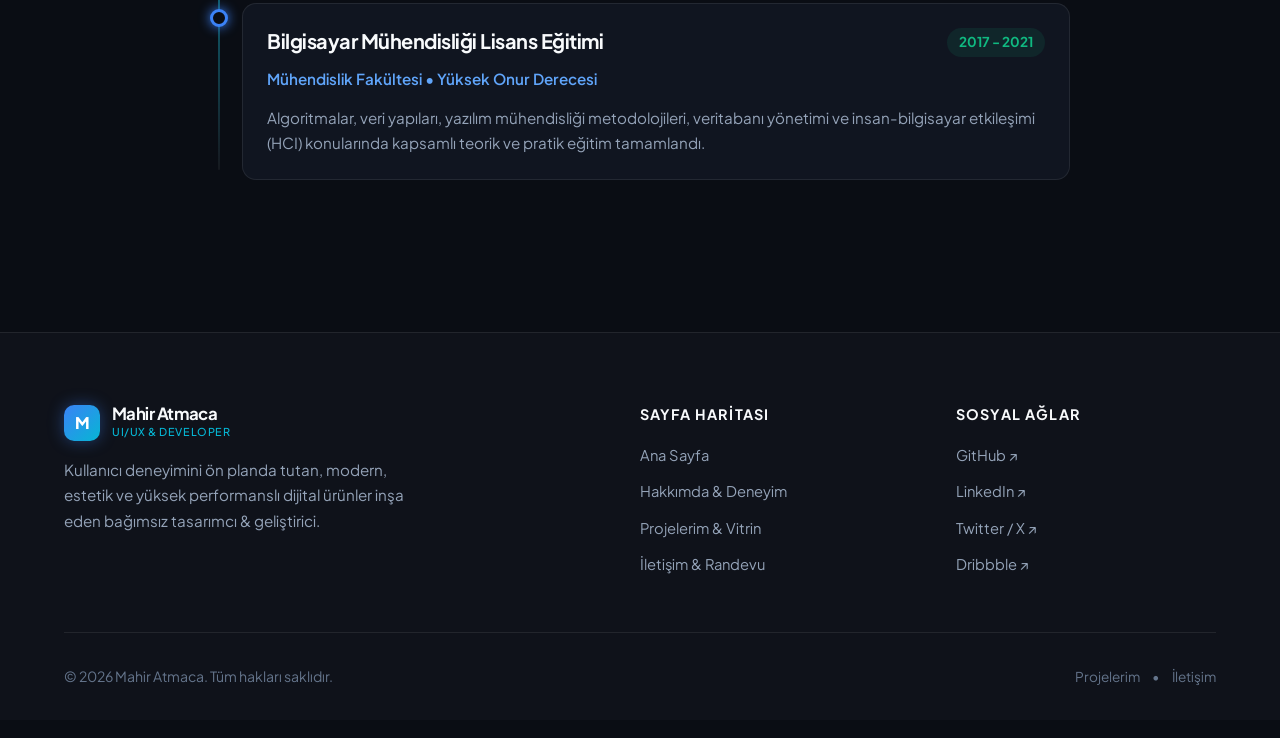
<file: portfolyo/hakkimda.html>
<!DOCTYPE html>
<html lang="tr">
<head>
  <meta charset="UTF-8">
  <meta name="viewport" content="width=device-width, initial-scale=1.0">
  <title>Hakkımda | Mahir Atmaca - UI/UX Designer & Web Developer</title>
  <meta name="description" content="Mahir Atmaca'nın biyografisi, tasarım felsefesi, yetkinlik matrisi (Skills Matrix) ve kariyer zaman çizelgesi.">
  
  <!-- CSS Dosyaları -->
  <link rel="stylesheet" href="assets/css/style.css">
  <link rel="stylesheet" href="assets/css/components.css">
  <link rel="stylesheet" href="assets/css/animations.css">
  
  <!-- Favicon -->
  <link rel="icon" type="image/svg+xml" href="data:image/svg+xml,<svg xmlns='http://www.w3.org/2000/svg' viewBox='0 0 24 24' fill='%233b82f6'><rect width='24' height='24' rx='6'/><text x='50%' y='68%' font-size='14' font-weight='bold' fill='white' text-anchor='middle'>M</text></svg>">
</head>
<body>

  <!-- Ambient Işık Halkaları -->
  <div class="ambient-orb orb-1"></div>
  <div class="ambient-orb orb-2"></div>

  <!-- Üst Sabit Navigasyon Barı -->
  <header class="site-header">
    <div class="nav-container">
      <a href="index.html" class="logo" aria-label="Ana Sayfa">
        <div class="logo-icon">M</div>
        <div class="logo-text">
          <span class="logo-name">Mahir Atmaca</span>
          <span class="logo-role">UI/UX & Developer</span>
        </div>
      </a>

      <nav class="nav-links" aria-label="Ana Menü">
        <a href="index.html" class="nav-link">
          <span>Ana Sayfa</span>
        </a>
        <a href="hakkimda.html" class="nav-link active">
          <span>Hakkımda</span>
        </a>
        <a href="projelerim.html" class="nav-link">
          <span>Projelerim</span>
        </a>
        <a href="iletisim.html" class="nav-link">
          <span>İletişim</span>
        </a>
      </nav>

      <div class="nav-actions">
        <a href="iletisim.html" class="btn btn-primary btn-sm">
          <span>Bana Ulaş</span>
          <svg width="14" height="14" viewBox="0 0 24 24" fill="none" stroke="currentColor" stroke-width="2.5"><line x1="5" y1="12" x2="19" y2="12"></line><polyline points="12 5 19 12 12 19"></polyline></svg>
        </a>

        <button class="mobile-toggle" aria-label="Menüyü Aç/Kapat">
          <span></span>
          <span></span>
          <span></span>
        </button>
      </div>
    </div>
  </header>

  <!-- Mobil Drawer Menü -->
  <div class="mobile-drawer" aria-label="Mobil Menü">
    <a href="index.html" class="nav-link">Ana Sayfa</a>
    <a href="hakkimda.html" class="nav-link active">Hakkımda</a>
    <a href="projelerim.html" class="nav-link">Projelerim</a>
    <a href="iletisim.html" class="nav-link">İletişim</a>
    <div style="margin-top: 1rem; padding-top: 1rem; border-top: 1px solid var(--border-subtle);">
      <a href="iletisim.html" class="btn btn-primary" style="width: 100%;">Bana Ulaş</a>
    </div>
  </div>

  <!-- Sayfa Geçiş Sarmalayıcısı -->
  <div class="page-transition-wrapper">
    <main class="main-content">
      
      <div class="container">
        
        <!-- Breadcrumb & Sayfa Başlığı -->
        <nav class="breadcrumb-nav" aria-label="Breadcrumb">
          <ol class="breadcrumb-list">
            <li><a href="index.html">Ana Sayfa</a></li>
            <li class="breadcrumb-separator">/</li>
            <li class="breadcrumb-current" aria-current="page">Hakkımda</li>
          </ol>
        </nav>

        <header class="page-header">
          <div class="badge-pill">Biyografi & Vizyon</div>
          <h1 class="page-title">
            Tasarım ve Kodun Kesişiminde <span class="gradient-text">İnovatif Ürünler</span> İnşa Ediyorum.
          </h1>
          <p class="page-description">
            Kullanıcı odaklı dijital deneyimler tasarlayan, modern web teknolojilerini ve analitik düşünceyi projelerine yansıtan tutkulu bir yaratıcıyım.
          </p>
        </header>

        <!-- BİYOGRAFİ & KARİYER HİKAYESİ ÇİFT KOLON -->
        <section style="margin-bottom: 5.5rem;">
          <div style="display: grid; grid-template-columns: 1.15fr 0.85fr; gap: 3.5rem; align-items: start;" class="hero-grid">
            
            <!-- Sol: Detaylı Hikaye & Felsefe -->
            <div style="display: flex; flex-direction: column; gap: 1.5rem; font-size: 1.05rem; color: var(--text-secondary); line-height: 1.8;">
              <h2 style="font-size: 1.85rem; color: var(--text-main); margin-bottom: 0.5rem;">
                Hikayem & Çalışma Yaklaşımım
              </h2>
              
              <p>
                Teknolojiye olan merakım, lise yıllarında ilk web sitelerimi kodlamamla başladı. Zamanla anladım ki harika bir yazılım, ancak kullanıcısının kalbine ve zihnine dokunan kusursuz bir tasarım ile birleştiğinde gerçek değerini buluyor.
              </p>

              <p>
                Son 4 yılı aşkın süredir, startup'lardan kurumsal ölçekli projelere kadar geniş bir yelpazede <strong>UI/UX Tasarımı</strong> ve <strong>Modern Web Geliştirme (Full-Stack)</strong> alanlarında çalışıyorum. Tasarım tarafında <em>Figma</em> ile prototipler, tasarım sistemleri ve kullanıcı akışları üretirken; geliştirme tarafında <em>React, Next.js, TypeScript ve Node.js</em> kullanarak bu tasarımları milisaniyeler içinde açılan canlı ürünlere dönüştürüyorum.
              </p>

              <p>
                Ayrıca <strong>Veri Analitiği</strong> disiplinini benimseyerek, sadece estetiğe değil; veri odaklı kullanıcı kararlarına (A/B testleri, ısı haritaları, dönüşüm optimizasyonu) önem veriyorum. Bir projenin başarısını estetik tatmin kadar, gerçek kullanıcı metrikleriyle ölçerim.
              </p>

              <!-- İndirilebilir CV Alanı -->
              <div style="margin-top: 1rem; display: flex; align-items: center; gap: 1.25rem; flex-wrap: wrap;">
                <button id="download-cv-btn" class="btn btn-emerald">
                  <svg width="18" height="18" viewBox="0 0 24 24" fill="none" stroke="currentColor" stroke-width="2.5"><path d="M21 15v4a2 2 0 0 1-2 2H5a2 2 0 0 1-2-2v-4"></path><polyline points="7 10 12 15 17 10"></polyline><line x1="12" y1="15" x2="12" y2="3"></line></svg>
                  <span>Özgeçmişimi İndir (PDF)</span>
                </button>
                <a href="projelerim.html" class="btn btn-secondary">
                  <span>Projelerimi İncele</span>
                </a>
              </div>
            </div>

            <!-- Sağ: Kişisel Kart & İstatistikler -->
            <div>
              <div class="card-glass spotlight-card" style="padding: 2.25rem; border-color: rgba(59, 130, 246, 0.25);">
                <div style="display: flex; align-items: center; gap: 1.25rem; margin-bottom: 2rem;">
                  <div style="width: 72px; height: 72px; border-radius: 20px; background: var(--accent-gradient); display: flex; align-items: center; justify-content: center; font-size: 2rem; font-weight: 800; color: #ffffff; box-shadow: 0 0 25px rgba(59, 130, 246, 0.4);">
                    MA
                  </div>
                  <div>
                    <h3 style="font-size: 1.35rem; color: var(--text-main); line-height: 1.2;">Mahir Atmaca</h3>
                    <p style="font-size: 0.9rem; color: var(--accent-cyan); font-weight: 600; margin-top: 2px;">Senior Creative Developer</p>
                    <div style="display: flex; align-items: center; gap: 0.4rem; font-size: 0.8rem; color: var(--text-faint); margin-top: 4px;">
                      <span>📍 İstanbul, TR</span>
                      <span>•</span>
                      <span style="color: #10b981;">🟢 Müsait</span>
                    </div>
                  </div>
                </div>

                <!-- Detay Listesi -->
                <div style="display: flex; flex-direction: column; gap: 1rem; border-top: 1px solid var(--border-subtle); padding-top: 1.5rem; margin-bottom: 1.75rem;">
                  <div style="display: flex; justify-content: space-between; font-size: 0.92rem;">
                    <span style="color: var(--text-faint);">Uzmanlık Alanı:</span>
                    <span style="font-weight: 600; color: var(--text-main);">UI/UX & Web Dev</span>
                  </div>
                  <div style="display: flex; justify-content: space-between; font-size: 0.92rem;">
                    <span style="color: var(--text-faint);">Deneyim:</span>
                    <span style="font-weight: 600; color: var(--text-main);">4+ Yıl (2020 - Günümüz)</span>
                  </div>
                  <div style="display: flex; justify-content: space-between; font-size: 0.92rem;">
                    <span style="color: var(--text-faint);">Eğitim:</span>
                    <span style="font-weight: 600; color: var(--text-main);">Bilgisayar Mühendisliği</span>
                  </div>
                  <div style="display: flex; justify-content: space-between; font-size: 0.92rem;">
                    <span style="color: var(--text-faint);">İlgi Alanları:</span>
                    <span style="font-weight: 600; color: var(--text-main);">3D Web, FinTech, AI SaaS</span>
                  </div>
                  <div style="display: flex; justify-content: space-between; font-size: 0.92rem;">
                    <span style="color: var(--text-faint);">Çalışma Modeli:</span>
                    <span style="font-weight: 600; color: #34d399;">Remote / Hibrit / Kontrat</span>
                  </div>
                </div>

                <a href="iletisim.html" class="btn btn-primary" style="width: 100%;">
                  <span>Benimle İletişime Geç</span>
                  <span>→</span>
                </a>
              </div>
            </div>

          </div>
        </section>

        <!-- YETENEKLER & ARAÇLAR (SKILLS MATRIX) -->
        <section style="margin-bottom: 5.5rem;">
          <div class="page-header" style="border-bottom: none; margin-bottom: 2rem;">
            <div class="badge-pill">Teknoloji & Cephane</div>
            <h2 style="font-size: 2.2rem;">Yetenekler & Araçlar Matrisi</h2>
            <p class="page-description">
              Sürekli gelişen ekosistemi yakından takip ediyor; projelerimde en güncel, kararlı ve performanslı araçları tercih ediyorum.
            </p>
          </div>

          <div class="grid-2">
            
            <!-- Kategori 1: UI/UX & Ürün Tasarımı -->
            <div class="card-glass spotlight-card">
              <div style="display: flex; align-items: center; gap: 0.85rem; margin-bottom: 1.5rem;">
                <div style="width: 44px; height: 44px; border-radius: 10px; background: rgba(59, 130, 246, 0.15); display: flex; align-items: center; justify-content: center; color: var(--accent-blue);">
                  <svg width="22" height="22" viewBox="0 0 24 24" fill="none" stroke="currentColor" stroke-width="2"><path d="M12 19l7-7 3 3-7 7-3-3z"></path><path d="M18 13l-1.5-7.5L2 2l3.5 14.5L13 18l5-5z"></path><path d="M2 2l7.586 7.586"></path><circle cx="11" cy="11" r="2"></circle></svg>
                </div>
                <div>
                  <h3 style="font-size: 1.25rem;">UI/UX & Ürün Tasarımı</h3>
                  <div style="font-size: 0.8rem; color: var(--text-faint);">Görsel hiyerarşi & Kullanılabilirlik</div>
                </div>
              </div>

              <div style="display: flex; flex-wrap: wrap; gap: 0.6rem;">
                <span class="tech-badge" style="font-size: 0.85rem;">Figma (Gelişmiş)</span>
                <span class="tech-badge" style="font-size: 0.85rem;">Design Systems</span>
                <span class="tech-badge" style="font-size: 0.85rem;">Wireframing & Prototyping</span>
                <span class="tech-badge" style="font-size: 0.85rem;">User Research & Testing</span>
                <span class="tech-badge" style="font-size: 0.85rem;">Adobe CC (Photoshop/Illustrator)</span>
                <span class="tech-badge" style="font-size: 0.85rem;">Micro-Interactions</span>
                <span class="tech-badge" style="font-size: 0.85rem;">Responsive / Mobile-First</span>
              </div>
            </div>

            <!-- Kategori 2: Frontend & Web Geliştirme -->
            <div class="card-glass spotlight-card">
              <div style="display: flex; align-items: center; gap: 0.85rem; margin-bottom: 1.5rem;">
                <div style="width: 44px; height: 44px; border-radius: 10px; background: rgba(6, 182, 212, 0.15); display: flex; align-items: center; justify-content: center; color: var(--accent-cyan);">
                  <svg width="22" height="22" viewBox="0 0 24 24" fill="none" stroke="currentColor" stroke-width="2"><polyline points="16 18 22 12 16 6"></polyline><polyline points="8 6 2 12 8 18"></polyline></svg>
                </div>
                <div>
                  <h3 style="font-size: 1.25rem;">Frontend Geliştirme</h3>
                  <div style="font-size: 0.8rem; color: var(--text-faint);">Modern JavaScript & CSS Mimarisi</div>
                </div>
              </div>

              <div style="display: flex; flex-wrap: wrap; gap: 0.6rem;">
                <span class="tech-badge" style="font-size: 0.85rem;">React 18</span>
                <span class="tech-badge" style="font-size: 0.85rem;">Next.js 14 (App Router)</span>
                <span class="tech-badge" style="font-size: 0.85rem;">TypeScript</span>
                <span class="tech-badge" style="font-size: 0.85rem;">Tailwind CSS</span>
                <span class="tech-badge" style="font-size: 0.85rem;">Three.js & WebGL</span>
                <span class="tech-badge" style="font-size: 0.85rem;">Redux Toolkit / Zustand</span>
                <span class="tech-badge" style="font-size: 0.85rem;">HTML5 / Modern ES6+</span>
                <span class="tech-badge" style="font-size: 0.85rem;">Vite & Webpack</span>
              </div>
            </div>

            <!-- Kategori 3: Backend & Veri Analitiği -->
            <div class="card-glass spotlight-card">
              <div style="display: flex; align-items: center; gap: 0.85rem; margin-bottom: 1.5rem;">
                <div style="width: 44px; height: 44px; border-radius: 10px; background: rgba(16, 185, 129, 0.15); display: flex; align-items: center; justify-content: center; color: var(--accent-emerald);">
                  <svg width="22" height="22" viewBox="0 0 24 24" fill="none" stroke="currentColor" stroke-width="2"><line x1="18" y1="20" x2="18" y2="10"></line><line x1="12" y1="20" x2="12" y2="4"></line><line x1="6" y1="20" x2="6" y2="14"></line></svg>
                </div>
                <div>
                  <h3 style="font-size: 1.25rem;">Backend & Veri Analitiği</h3>
                  <div style="font-size: 0.8rem; color: var(--text-faint);">API Mimarisi & Veri Boru Hatları</div>
                </div>
              </div>

              <div style="display: flex; flex-wrap: wrap; gap: 0.6rem;">
                <span class="tech-badge" style="font-size: 0.85rem;">Python & Pandas</span>
                <span class="tech-badge" style="font-size: 0.85rem;">Node.js & Express</span>
                <span class="tech-badge" style="font-size: 0.85rem;">PostgreSQL & SQL</span>
                <span class="tech-badge" style="font-size: 0.85rem;">REST & GraphQL API</span>
                <span class="tech-badge" style="font-size: 0.85rem;">FastAPI</span>
                <span class="tech-badge" style="font-size: 0.85rem;">Supabase / Firebase</span>
                <span class="tech-badge" style="font-size: 0.85rem;">D3.js Veri Görselleştirme</span>
              </div>
            </div>

            <!-- Kategori 4: Araçlar, DevOps & Çalışma Kültürü -->
            <div class="card-glass spotlight-card">
              <div style="display: flex; align-items: center; gap: 0.85rem; margin-bottom: 1.5rem;">
                <div style="width: 44px; height: 44px; border-radius: 10px; background: rgba(168, 85, 247, 0.15); display: flex; align-items: center; justify-content: center; color: var(--accent-violet);">
                  <svg width="22" height="22" viewBox="0 0 24 24" fill="none" stroke="currentColor" stroke-width="2"><circle cx="12" cy="12" r="3"></circle><path d="M19.4 15a1.65 1.65 0 0 0 .33 1.82l.06.06a2 2 0 0 1 0 2.83 2 2 0 0 1-2.83 0l-.06-.06a1.65 1.65 0 0 0-1.82-.33 1.65 1.65 0 0 0-1 1.51V21a2 2 0 0 1-2 2 2 2 0 0 1-2-2v-.09A1.65 1.65 0 0 0 9 19.4a1.65 1.65 0 0 0-1.82.33l-.06.06a2 2 0 0 1-2.83 0 2 2 0 0 1 0-2.83l.06-.06a1.65 1.65 0 0 0 .33-1.82 1.65 1.65 0 0 0-1.51-1H3a2 2 0 0 1-2-2 2 2 0 0 1 2-2h.09A1.65 1.65 0 0 0 4.6 9a1.65 1.65 0 0 0-.33-1.82l-.06-.06a2 2 0 0 1 0-2.83 2 2 0 0 1 2.83 0l.06.06a1.65 1.65 0 0 0 1.82.33H9a1.65 1.65 0 0 0 1-1.51V3a2 2 0 0 1 2-2 2 2 0 0 1 2 2v.09a1.65 1.65 0 0 0 1 1.51 1.65 1.65 0 0 0 1.82-.33l.06-.06a2 2 0 0 1 2.83 0 2 2 0 0 1 0 2.83l-.06.06a1.65 1.65 0 0 0-.33 1.82V9a1.65 1.65 0 0 0 1.51 1H21a2 2 0 0 1 2 2 2 2 0 0 1-2 2h-.09a1.65 1.65 0 0 0-1.51 1z"></path></svg>
                </div>
                <div>
                  <h3 style="font-size: 1.25rem;">Araçlar & DevOps</h3>
                  <div style="font-size: 0.8rem; color: var(--text-faint);">İş Akışı, Dağıtım & Otomasyon</div>
                </div>
              </div>

              <div style="display: flex; flex-wrap: wrap; gap: 0.6rem;">
                <span class="tech-badge" style="font-size: 0.85rem;">Git & GitHub Actions</span>
                <span class="tech-badge" style="font-size: 0.85rem;">Docker Konteyner</span>
                <span class="tech-badge" style="font-size: 0.85rem;">Vercel & AWS S3</span>
                <span class="tech-badge" style="font-size: 0.85rem;">VS Code & Cursor</span>
                <span class="tech-badge" style="font-size: 0.85rem;">Postman API</span>
                <span class="tech-badge" style="font-size: 0.85rem;">Jest & Vitest</span>
                <span class="tech-badge" style="font-size: 0.85rem;">Agile / Scrum Çevik Süreç</span>
              </div>
            </div>

          </div>
        </section>

        <!-- DÖNÜM NOKTALARI & ZAMAN ÇİZELGESİ (EXPERIENCE TIMELINE) -->
        <section style="margin-bottom: 5.5rem;">
          <div class="page-header" style="border-bottom: none; margin-bottom: 2.5rem;">
            <div class="badge-pill">Kariyer Yolculuğu</div>
            <h2 style="font-size: 2.2rem;">Deneyim & Eğitim Zaman Çizelgesi</h2>
            <p class="page-description">
              Yıllar içinde edindiğim tecrübeler, üstlendiğim sorumluluklar ve başarı göstergeleri.
            </p>
          </div>

          <div class="timeline" style="max-width: 860px; margin-inline: auto;">
            
            <!-- Aşama 1 -->
            <div class="timeline-item">
              <div class="timeline-marker"></div>
              <div class="timeline-content">
                <div style="display: flex; justify-content: space-between; align-items: flex-start; flex-wrap: wrap; gap: 0.5rem; margin-bottom: 0.6rem;">
                  <h3 style="font-size: 1.25rem; color: var(--text-main);">Senior Frontend Developer & UI Designer</h3>
                  <span style="font-size: 0.85rem; font-weight: 700; color: var(--accent-cyan); background: rgba(6, 182, 212, 0.1); padding: 3px 12px; border-radius: 20px;">2024 - Günümüz</span>
                </div>
                <div style="font-size: 0.95rem; font-weight: 600; color: #60a5fa; margin-bottom: 0.85rem;">NovaTech Solutions • Tam Zamanlı / Uzaktan</div>
                <p style="font-size: 0.95rem; color: var(--text-muted); line-height: 1.65;">
                  B2B SaaS ve fintech ürünlerinin sıfırdan tasarım ve frontend geliştirme süreçlerine liderlik ettim. Next.js 14 mimarisine geçiş yapılarak sayfa açılış hızları %45 artırıldı, şirket içi tasarım sistemi standardize edildi.
                </p>
              </div>
            </div>

            <!-- Aşama 2 -->
            <div class="timeline-item">
              <div class="timeline-marker"></div>
              <div class="timeline-content">
                <div style="display: flex; justify-content: space-between; align-items: flex-start; flex-wrap: wrap; gap: 0.5rem; margin-bottom: 0.6rem;">
                  <h3 style="font-size: 1.25rem; color: var(--text-main);">Full-Stack Web Geliştirici</h3>
                  <span style="font-size: 0.85rem; font-weight: 700; color: #94a3b8; background: rgba(255, 255, 255, 0.06); padding: 3px 12px; border-radius: 20px;">2022 - 2024</span>
                </div>
                <div style="font-size: 0.95rem; font-weight: 600; color: #60a5fa; margin-bottom: 0.85rem;">PixelCraft Digital Studio</div>
                <p style="font-size: 0.95rem; color: var(--text-muted); line-height: 1.65;">
                  20'den fazla yerli ve küresel müşteriye e-ticaret, kurumsal platformlar ve interaktif web deneyimleri kodladım. React, TypeScript ve Node.js teknolojileriyle yüksek ölçekli API entegrasyonları gerçekleştirdim.
                </p>
              </div>
            </div>

            <!-- Aşama 3 -->
            <div class="timeline-item">
              <div class="timeline-marker"></div>
              <div class="timeline-content">
                <div style="display: flex; justify-content: space-between; align-items: flex-start; flex-wrap: wrap; gap: 0.5rem; margin-bottom: 0.6rem;">
                  <h3 style="font-size: 1.25rem; color: var(--text-main);">UI/UX Arayüz Tasarımcısı</h3>
                  <span style="font-size: 0.85rem; font-weight: 700; color: #94a3b8; background: rgba(255, 255, 255, 0.06); padding: 3px 12px; border-radius: 20px;">2021 - 2022</span>
                </div>
                <div style="font-size: 0.95rem; font-weight: 600; color: #60a5fa; margin-bottom: 0.85rem;">Kreatif LAB Agency</div>
                <p style="font-size: 0.95rem; color: var(--text-muted); line-height: 1.65;">
                  Mobil ve web arayüzleri için Figma üzerinden tel çerçeveler (wireframe), interaktif prototipler ve kullanıcı deneyimi akışları hazırladım. Müşteri memnuniyetini %98 seviyesine çıkaran revizyon süreçlerini yürüttüm.
                </p>
              </div>
            </div>

            <!-- Aşama 4 (Eğitim) -->
            <div class="timeline-item">
              <div class="timeline-marker"></div>
              <div class="timeline-content">
                <div style="display: flex; justify-content: space-between; align-items: flex-start; flex-wrap: wrap; gap: 0.5rem; margin-bottom: 0.6rem;">
                  <h3 style="font-size: 1.25rem; color: var(--text-main);">Bilgisayar Mühendisliği Lisans Eğitimi</h3>
                  <span style="font-size: 0.85rem; font-weight: 700; color: var(--accent-emerald); background: rgba(16, 185, 129, 0.1); padding: 3px 12px; border-radius: 20px;">2017 - 2021</span>
                </div>
                <div style="font-size: 0.95rem; font-weight: 600; color: #60a5fa; margin-bottom: 0.85rem;">Mühendislik Fakültesi • Yüksek Onur Derecesi</div>
                <p style="font-size: 0.95rem; color: var(--text-muted); line-height: 1.65;">
                  Algoritmalar, veri yapıları, yazılım mühendisliği metodolojileri, veritabanı yönetimi ve insan-bilgisayar etkileşimi (HCI) konularında kapsamlı teorik ve pratik eğitim tamamlandı.
                </p>
              </div>
            </div>

          </div>
        </section>

      </div>

    </main>

    <!-- GLOBAL FOOTER -->
    <footer class="site-footer">
      <div class="container">
        <div class="footer-top">
          
          <div class="footer-brand">
            <a href="index.html" class="logo">
              <div class="logo-icon">M</div>
              <div class="logo-text">
                <span class="logo-name">Mahir Atmaca</span>
                <span class="logo-role">UI/UX & Developer</span>
              </div>
            </a>
            <p class="footer-desc">
              Kullanıcı deneyimini ön planda tutan, modern, estetik ve yüksek performanslı dijital ürünler inşa eden bağımsız tasarımcı & geliştirici.
            </p>
          </div>

          <div>
            <h4 class="footer-heading">Sayfa Haritası</h4>
            <div class="footer-links-list">
              <a href="index.html">Ana Sayfa</a>
              <a href="hakkimda.html">Hakkımda & Deneyim</a>
              <a href="projelerim.html">Projelerim & Vitrin</a>
              <a href="iletisim.html">İletişim & Randevu</a>
            </div>
          </div>

          <div>
            <h4 class="footer-heading">Sosyal Ağlar</h4>
            <div class="footer-links-list">
              <a href="https://github.com" target="_blank" rel="noopener noreferrer">GitHub ↗</a>
              <a href="https://linkedin.com" target="_blank" rel="noopener noreferrer">LinkedIn ↗</a>
              <a href="https://x.com" target="_blank" rel="noopener noreferrer">Twitter / X ↗</a>
              <a href="https://dribbble.com" target="_blank" rel="noopener noreferrer">Dribbble ↗</a>
            </div>
          </div>

        </div>

        <div class="footer-bottom">
          <div>
            © <span id="current-year">2026</span> Mahir Atmaca. Tüm hakları saklıdır.
          </div>
          <div style="display: flex; align-items: center; gap: 0.75rem;">
            <a href="projelerim.html" style="color: var(--text-faint); font-size: 0.85rem;">Projelerim</a>
            <span>•</span>
            <a href="iletisim.html" style="color: var(--text-faint); font-size: 0.85rem;">İletişim</a>
          </div>
        </div>
      </div>
    </footer>
  </div>

  <!-- JavaScript Dosyaları -->
  <script src="assets/js/page-transition.js"></script>
  <script src="assets/js/main.js"></script>
  <script>
    // CV İndirme Aksiyonu
    document.getElementById('download-cv-btn')?.addEventListener('click', () => {
      if (window.showToast) {
        window.showToast('Özgeçmiş (CV) hazırlanıyor ve indiriliyor...', 'info');
      }
      setTimeout(() => {
        // İndirme tetikleme simülasyonu
        const link = document.createElement('a');
        link.href = '#';
        link.download = 'Mahir_Atmaca_CV_2026.pdf';
        if (window.showToast) {
          window.showToast('Özgeçmiş başarıyla indirildi! ✓', 'success');
        }
      }, 1000);
    });
  </script>
</body>
</html>
</file>
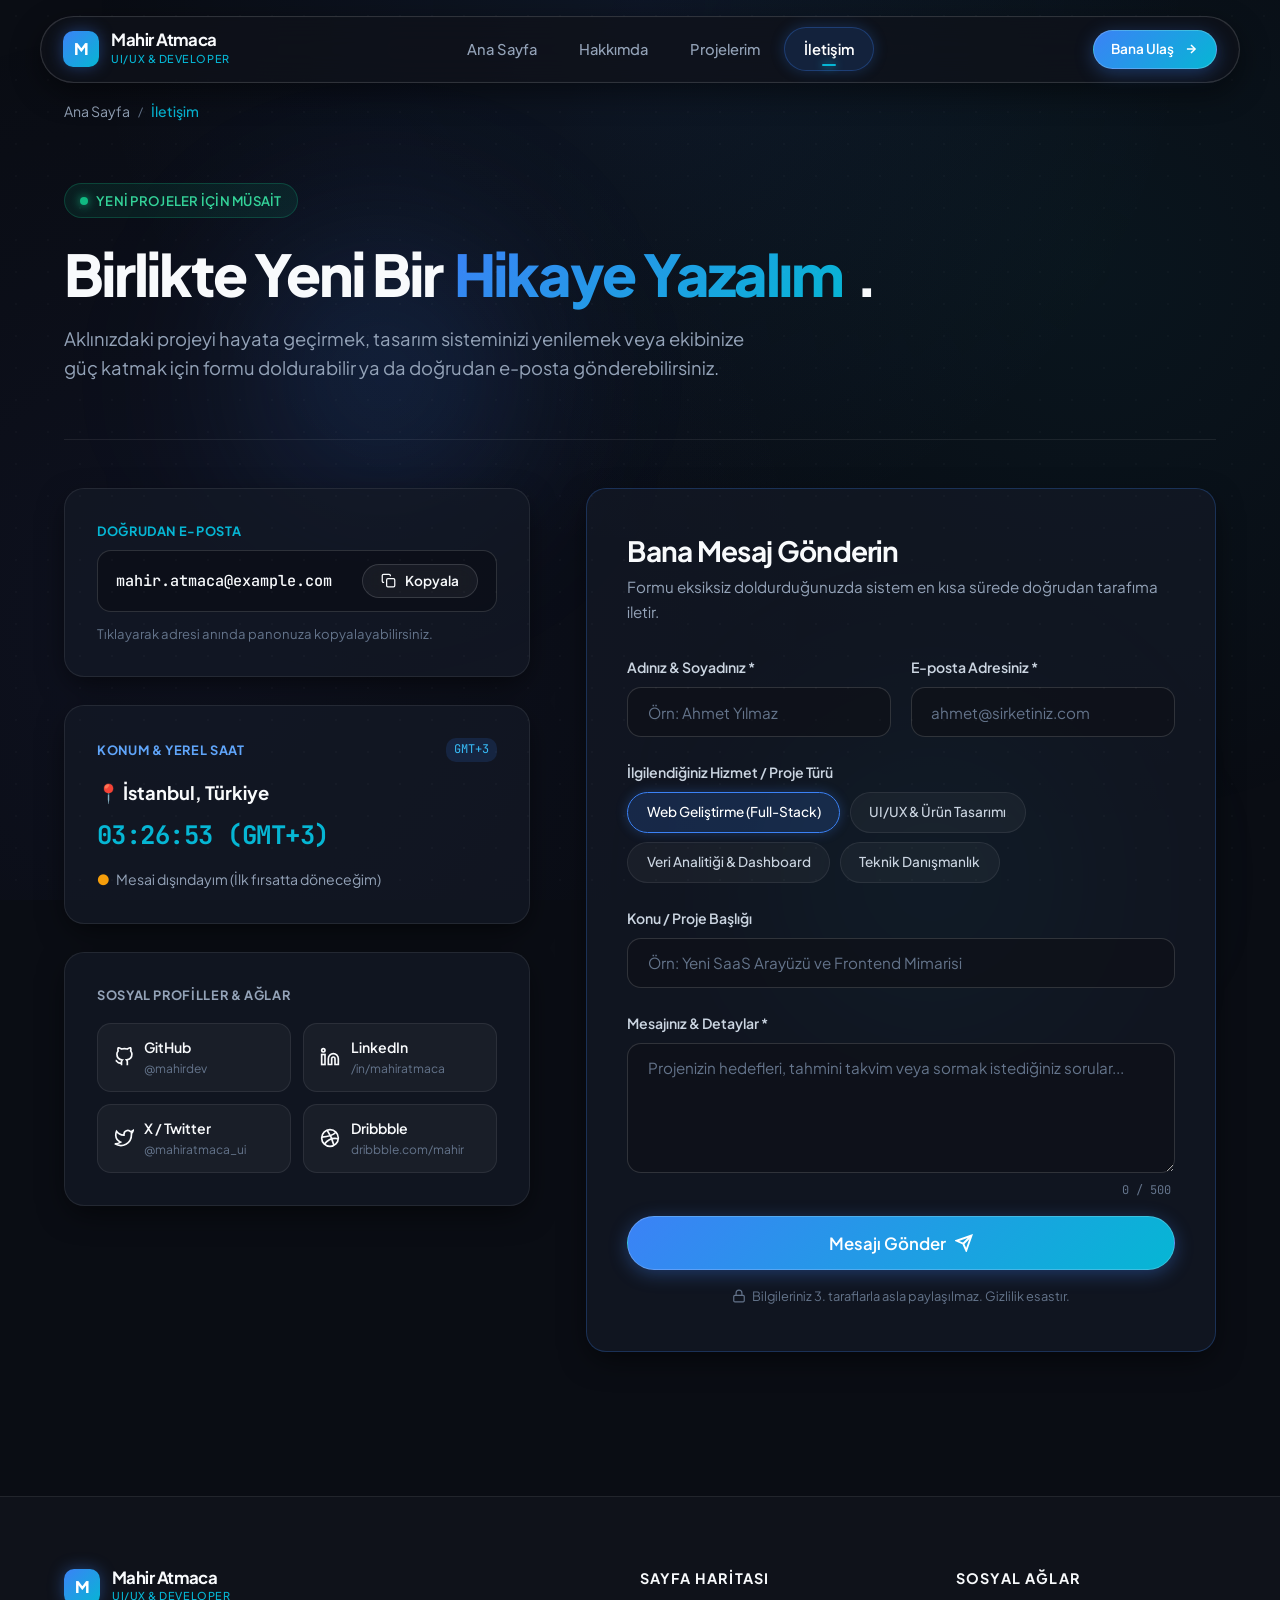
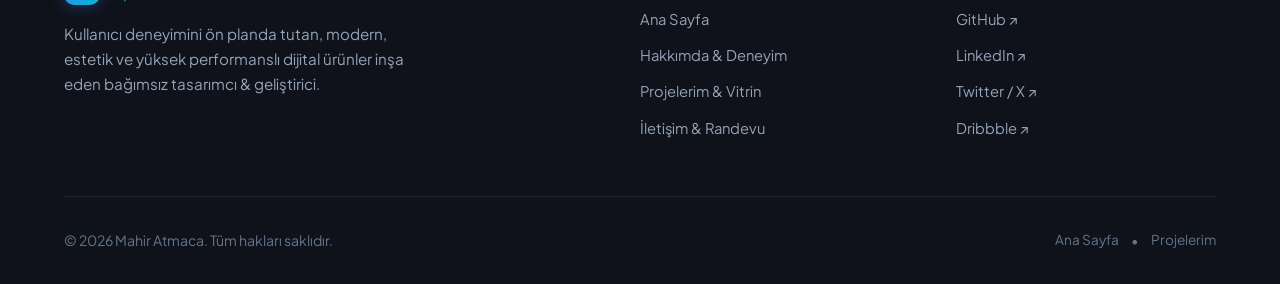
<file: portfolyo/iletisim.html>
<!DOCTYPE html>
<html lang="tr">
<head>
  <meta charset="UTF-8">
  <meta name="viewport" content="width=device-width, initial-scale=1.0">
  <title>İletişim | Mahir Atmaca - UI/UX Designer & Web Developer</title>
  <meta name="description" content="Mahir Atmaca ile iletişime geçin. Proje teklifleri, freelance iş birlikleri, canlı saat dilimi ve iletişim formu.">
  
  <!-- CSS Dosyaları -->
  <link rel="stylesheet" href="assets/css/style.css">
  <link rel="stylesheet" href="assets/css/components.css">
  <link rel="stylesheet" href="assets/css/animations.css">
  
  <!-- Favicon -->
  <link rel="icon" type="image/svg+xml" href="data:image/svg+xml,<svg xmlns='http://www.w3.org/2000/svg' viewBox='0 0 24 24' fill='%233b82f6'><rect width='24' height='24' rx='6'/><text x='50%' y='68%' font-size='14' font-weight='bold' fill='white' text-anchor='middle'>M</text></svg>">
</head>
<body>

  <!-- Ambient Işık Halkaları -->
  <div class="ambient-orb orb-1"></div>
  <div class="ambient-orb orb-2"></div>

  <!-- Üst Sabit Navigasyon Barı -->
  <header class="site-header">
    <div class="nav-container">
      <a href="index.html" class="logo" aria-label="Ana Sayfa">
        <div class="logo-icon">M</div>
        <div class="logo-text">
          <span class="logo-name">Mahir Atmaca</span>
          <span class="logo-role">UI/UX & Developer</span>
        </div>
      </a>

      <nav class="nav-links" aria-label="Ana Menü">
        <a href="index.html" class="nav-link">
          <span>Ana Sayfa</span>
        </a>
        <a href="hakkimda.html" class="nav-link">
          <span>Hakkımda</span>
        </a>
        <a href="projelerim.html" class="nav-link">
          <span>Projelerim</span>
        </a>
        <a href="iletisim.html" class="nav-link active">
          <span>İletişim</span>
        </a>
      </nav>

      <div class="nav-actions">
        <a href="iletisim.html" class="btn btn-primary btn-sm">
          <span>Bana Ulaş</span>
          <svg width="14" height="14" viewBox="0 0 24 24" fill="none" stroke="currentColor" stroke-width="2.5"><line x1="5" y1="12" x2="19" y2="12"></line><polyline points="12 5 19 12 12 19"></polyline></svg>
        </a>

        <button class="mobile-toggle" aria-label="Menüyü Aç/Kapat">
          <span></span>
          <span></span>
          <span></span>
        </button>
      </div>
    </div>
  </header>

  <!-- Mobil Drawer Menü -->
  <div class="mobile-drawer" aria-label="Mobil Menü">
    <a href="index.html" class="nav-link">Ana Sayfa</a>
    <a href="hakkimda.html" class="nav-link">Hakkımda</a>
    <a href="projelerim.html" class="nav-link">Projelerim</a>
    <a href="iletisim.html" class="nav-link active">İletişim</a>
    <div style="margin-top: 1rem; padding-top: 1rem; border-top: 1px solid var(--border-subtle);">
      <a href="iletisim.html" class="btn btn-primary" style="width: 100%;">Bana Ulaş</a>
    </div>
  </div>

  <!-- Sayfa Geçiş Sarmalayıcısı -->
  <div class="page-transition-wrapper">
    <main class="main-content">
      
      <div class="container">
        
        <!-- Breadcrumb & Sayfa Başlığı -->
        <nav class="breadcrumb-nav" aria-label="Breadcrumb">
          <ol class="breadcrumb-list">
            <li><a href="index.html">Ana Sayfa</a></li>
            <li class="breadcrumb-separator">/</li>
            <li class="breadcrumb-current" aria-current="page">İletişim</li>
          </ol>
        </nav>

        <header class="page-header">
          <div class="badge-pill badge-emerald">
            <span class="status-dot"></span>
            <span>Yeni Projeler İçin Müsait</span>
          </div>
          <h1 class="page-title">
            Birlikte Yeni Bir <span class="gradient-text">Hikaye Yazalım</span>.
          </h1>
          <p class="page-description">
            Aklınızdaki projeyi hayata geçirmek, tasarım sisteminizi yenilemek veya ekibinize güç katmak için formu doldurabilir ya da doğrudan e-posta gönderebilirsiniz.
          </p>
        </header>

        <!-- ÇİFT KOLONLU İLETİŞİM DÜZENİ -->
        <div style="display: grid; grid-template-columns: 1fr 1.35fr; gap: 3.5rem; align-items: start; margin-bottom: 5rem;" class="hero-grid">
          
          <!-- SOL KOLON: DOĞRUDAN BİLGİLER & WIDGETLAR -->
          <div style="display: flex; flex-direction: column; gap: 1.75rem;">
            
            <!-- Tek Tıkla E-posta Kopyalama Kutusu -->
            <div class="card-glass spotlight-card">
              <span style="font-size: 0.8rem; font-weight: 700; color: var(--accent-cyan); text-transform: uppercase; letter-spacing: 0.05em; display: block; margin-bottom: 0.5rem;">Doğrudan E-posta</span>
              <div style="display: flex; align-items: center; justify-content: space-between; gap: 1rem; background: rgba(11, 14, 22, 0.7); border: 1px solid var(--border-medium); border-radius: var(--radius-md); padding: 0.85rem 1.15rem; margin-top: 0.5rem;">
                <span id="email-address-text" style="font-family: var(--font-mono); font-size: 0.95rem; color: var(--text-main); font-weight: 500; word-break: break-all;">
                  mahir.atmaca@example.com
                </span>
                <button id="copy-email-btn" class="btn btn-secondary btn-sm" style="flex-shrink: 0;" title="Panoya Kopyala">
                  <svg width="15" height="15" viewBox="0 0 24 24" fill="none" stroke="currentColor" stroke-width="2"><rect x="9" y="9" width="13" height="13" rx="2" ry="2"></rect><path d="M5 15H4a2 2 0 0 1-2-2V4a2 2 0 0 1 2-2h9a2 2 0 0 1 2 2v1"></path></svg>
                  <span>Kopyala</span>
                </button>
              </div>
              <p style="font-size: 0.82rem; color: var(--text-faint); margin-top: 0.65rem;">
                Tıklayarak adresi anında panonuza kopyalayabilirsiniz.
              </p>
            </div>

            <!-- Canlı Saat & Konum Widget'ı -->
            <div class="card-glass spotlight-card">
              <div style="display: flex; align-items: center; justify-content: space-between; margin-bottom: 1rem;">
                <span style="font-size: 0.8rem; font-weight: 700; color: #60a5fa; text-transform: uppercase; letter-spacing: 0.05em;">Konum & Yerel Saat</span>
                <span style="font-size: 0.75rem; background: rgba(59, 130, 246, 0.15); color: #38bdf8; padding: 2px 8px; border-radius: 10px; font-family: var(--font-mono);">GMT+3</span>
              </div>

              <div style="font-size: 1.15rem; font-weight: 700; color: var(--text-main); margin-bottom: 0.35rem;">
                📍 İstanbul, Türkiye
              </div>

              <div id="live-clock" style="font-family: var(--font-mono); font-size: 1.6rem; font-weight: 700; color: var(--accent-cyan); margin-bottom: 0.75rem; letter-spacing: -0.02em;">
                --:--:--
              </div>

              <div id="working-status" style="font-size: 0.88rem; color: var(--text-muted); display: flex; align-items: center; gap: 0.4rem;">
                <span>●</span> Mesai durumu kontrol ediliyor...
              </div>
            </div>

            <!-- Sosyal Medya Kartları -->
            <div class="card-glass spotlight-card">
              <span style="font-size: 0.8rem; font-weight: 700; color: var(--text-muted); text-transform: uppercase; letter-spacing: 0.05em; display: block; margin-bottom: 1rem;">Sosyal Profiller & Ağlar</span>
              
              <div style="display: grid; grid-template-columns: 1fr 1fr; gap: 0.75rem;">
                
                <a href="https://github.com" target="_blank" rel="noopener noreferrer" style="display: flex; align-items: center; gap: 0.65rem; padding: 0.75rem 1rem; background: rgba(255, 255, 255, 0.04); border: 1px solid var(--border-subtle); border-radius: var(--radius-md); transition: all var(--transition-fast);">
                  <svg width="20" height="20" viewBox="0 0 24 24" fill="none" stroke="currentColor" stroke-width="2"><path d="M9 19c-5 1.5-5-2.5-7-3m14 6v-3.87a3.37 3.37 0 0 0-.94-2.61c3.14-.35 6.44-1.54 6.44-7A5.44 5.44 0 0 0 20 4.77 5.07 5.07 0 0 0 19.91 1S18.73.65 16 2.48a13.38 13.38 0 0 0-7 0C6.27.65 5.09 1 5.09 1A5.07 5.07 0 0 0 5 4.77a5.44 5.44 0 0 0-1.5 3.78c0 5.42 3.3 6.61 6.44 7A3.37 3.37 0 0 0 9 18.13V22"></path></svg>
                  <div>
                    <div style="font-size: 0.88rem; font-weight: 600; color: var(--text-main);">GitHub</div>
                    <div style="font-size: 0.75rem; color: var(--text-faint);">@mahirdev</div>
                  </div>
                </a>

                <a href="https://linkedin.com" target="_blank" rel="noopener noreferrer" style="display: flex; align-items: center; gap: 0.65rem; padding: 0.75rem 1rem; background: rgba(255, 255, 255, 0.04); border: 1px solid var(--border-subtle); border-radius: var(--radius-md); transition: all var(--transition-fast);">
                  <svg width="20" height="20" viewBox="0 0 24 24" fill="none" stroke="currentColor" stroke-width="2"><path d="M16 8a6 6 0 0 1 6 6v7h-4v-7a2 2 0 0 0-2-2 2 2 0 0 0-2 2v7h-4v-7a6 6 0 0 1 6-6z"></path><rect x="2" y="9" width="4" height="12"></rect><circle cx="4" cy="4" r="2"></circle></svg>
                  <div>
                    <div style="font-size: 0.88rem; font-weight: 600; color: var(--text-main);">LinkedIn</div>
                    <div style="font-size: 0.75rem; color: var(--text-faint);">/in/mahiratmaca</div>
                  </div>
                </a>

                <a href="https://x.com" target="_blank" rel="noopener noreferrer" style="display: flex; align-items: center; gap: 0.65rem; padding: 0.75rem 1rem; background: rgba(255, 255, 255, 0.04); border: 1px solid var(--border-subtle); border-radius: var(--radius-md); transition: all var(--transition-fast);">
                  <svg width="20" height="20" viewBox="0 0 24 24" fill="none" stroke="currentColor" stroke-width="2"><path d="M23 3a10.9 10.9 0 0 1-3.14 1.53 4.48 4.48 0 0 0-7.86 3v1A10.66 10.66 0 0 1 3 4s-4 9 5 13a11.64 11.64 0 0 1-7 2c9 5 20 0 20-11.5a4.5 4.5 0 0 0-.08-.83A7.72 7.72 0 0 0 23 3z"></path></svg>
                  <div>
                    <div style="font-size: 0.88rem; font-weight: 600; color: var(--text-main);">X / Twitter</div>
                    <div style="font-size: 0.75rem; color: var(--text-faint);">@mahiratmaca_ui</div>
                  </div>
                </a>

                <a href="https://dribbble.com" target="_blank" rel="noopener noreferrer" style="display: flex; align-items: center; gap: 0.65rem; padding: 0.75rem 1rem; background: rgba(255, 255, 255, 0.04); border: 1px solid var(--border-subtle); border-radius: var(--radius-md); transition: all var(--transition-fast);">
                  <svg width="20" height="20" viewBox="0 0 24 24" fill="none" stroke="currentColor" stroke-width="2"><circle cx="12" cy="12" r="10"></circle><path d="M19.13 5.09C15.22 9.14 10 10.44 2.25 10.94"></path><path d="M21.75 12.84c-6.62-1.41-12.14 1-16.38 6.32"></path><path d="M8.56 2.75c4.37 6 6 9.42 8 17.72"></path></svg>
                  <div>
                    <div style="font-size: 0.88rem; font-weight: 600; color: var(--text-main);">Dribbble</div>
                    <div style="font-size: 0.75rem; color: var(--text-faint);">dribbble.com/mahir</div>
                  </div>
                </a>

              </div>
            </div>

          </div>

          <!-- SAĞ KOLON: İNTERAKTİF İLETİŞİM FORMU -->
          <div class="card-glass spotlight-card" style="padding: 2.75rem 2.5rem; border-color: rgba(59, 130, 246, 0.25);">
            <div style="margin-bottom: 2rem;">
              <h2 style="font-size: 1.75rem; margin-bottom: 0.4rem;">Bana Mesaj Gönderin</h2>
              <p style="color: var(--text-muted); font-size: 0.95rem;">
                Formu eksiksiz doldurduğunuzda sistem en kısa sürede doğrudan tarafıma iletir.
              </p>
            </div>

            <form id="portfolio-contact-form" novalidate>
              
              <!-- İsim & E-posta Çift Kolon -->
              <div style="display: grid; grid-template-columns: 1fr 1fr; gap: 1.25rem;">
                <div class="form-group">
                  <label for="form-name" class="form-label">Adınız & Soyadınız *</label>
                  <input type="text" id="form-name" class="form-control" placeholder="Örn: Ahmet Yılmaz" required>
                </div>

                <div class="form-group">
                  <label for="form-email" class="form-label">E-posta Adresiniz *</label>
                  <input type="email" id="form-email" class="form-control" placeholder="ahmet@sirketiniz.com" required>
                </div>
              </div>

              <!-- Proje Türü Seçimi -->
              <div class="form-group">
                <label class="form-label">İlgilendiğiniz Hizmet / Proje Türü</label>
                <div class="pill-selector">
                  <label class="pill-option">
                    <input type="radio" name="project-type" value="web" checked>
                    <span class="pill-box">Web Geliştirme (Full-Stack)</span>
                  </label>
                  <label class="pill-option">
                    <input type="radio" name="project-type" value="uiux">
                    <span class="pill-box">UI/UX & Ürün Tasarımı</span>
                  </label>
                  <label class="pill-option">
                    <input type="radio" name="project-type" value="data">
                    <span class="pill-box">Veri Analitiği & Dashboard</span>
                  </label>
                  <label class="pill-option">
                    <input type="radio" name="project-type" value="consulting">
                    <span class="pill-box">Teknik Danışmanlık</span>
                  </label>
                </div>
              </div>

              <!-- Konu Başlığı -->
              <div class="form-group">
                <label for="form-subject" class="form-label">Konu / Proje Başlığı</label>
                <input type="text" id="form-subject" class="form-control" placeholder="Örn: Yeni SaaS Arayüzü ve Frontend Mimarisi">
              </div>

              <!-- Mesaj Alanı & Karakter Sayacı -->
              <div class="form-group" style="margin-bottom: 2.25rem;">
                <label for="form-message" class="form-label">Mesajınız & Detaylar *</label>
                <textarea id="form-message" class="form-control" maxlength="500" placeholder="Projenizin hedefleri, tahmini takvim veya sormak istediğiniz sorular..." required></textarea>
                <div id="char-count" class="char-count">0 / 500</div>
              </div>

              <!-- Gönder Butonu -->
              <button type="submit" id="submit-btn" class="btn btn-primary btn-lg" style="width: 100%;">
                <span>Mesajı Gönder</span>
                <svg width="18" height="18" viewBox="0 0 24 24" fill="none" stroke="currentColor" stroke-width="2.5"><line x1="22" y1="2" x2="11" y2="13"></line><polygon points="22 2 15 22 11 13 2 9 22 2"></polygon></svg>
              </button>

              <div style="font-size: 0.8rem; color: var(--text-faint); text-align: center; margin-top: 1rem; display: flex; align-items: center; justify-content: center; gap: 0.4rem;">
                <svg width="14" height="14" viewBox="0 0 24 24" fill="none" stroke="currentColor" stroke-width="2"><rect x="3" y="11" width="18" height="11" rx="2" ry="2"></rect><path d="M7 11V7a5 5 0 0 1 10 0v4"></path></svg>
                <span>Bilgileriniz 3. taraflarla asla paylaşılmaz. Gizlilik esastır.</span>
              </div>

            </form>
          </div>

        </div>

      </div>

    </main>

    <!-- GLOBAL FOOTER -->
    <footer class="site-footer">
      <div class="container">
        <div class="footer-top">
          
          <div class="footer-brand">
            <a href="index.html" class="logo">
              <div class="logo-icon">M</div>
              <div class="logo-text">
                <span class="logo-name">Mahir Atmaca</span>
                <span class="logo-role">UI/UX & Developer</span>
              </div>
            </a>
            <p class="footer-desc">
              Kullanıcı deneyimini ön planda tutan, modern, estetik ve yüksek performanslı dijital ürünler inşa eden bağımsız tasarımcı & geliştirici.
            </p>
          </div>

          <div>
            <h4 class="footer-heading">Sayfa Haritası</h4>
            <div class="footer-links-list">
              <a href="index.html">Ana Sayfa</a>
              <a href="hakkimda.html">Hakkımda & Deneyim</a>
              <a href="projelerim.html">Projelerim & Vitrin</a>
              <a href="iletisim.html">İletişim & Randevu</a>
            </div>
          </div>

          <div>
            <h4 class="footer-heading">Sosyal Ağlar</h4>
            <div class="footer-links-list">
              <a href="https://github.com" target="_blank" rel="noopener noreferrer">GitHub ↗</a>
              <a href="https://linkedin.com" target="_blank" rel="noopener noreferrer">LinkedIn ↗</a>
              <a href="https://x.com" target="_blank" rel="noopener noreferrer">Twitter / X ↗</a>
              <a href="https://dribbble.com" target="_blank" rel="noopener noreferrer">Dribbble ↗</a>
            </div>
          </div>

        </div>

        <div class="footer-bottom">
          <div>
            © <span id="current-year">2026</span> Mahir Atmaca. Tüm hakları saklıdır.
          </div>
          <div style="display: flex; align-items: center; gap: 0.75rem;">
            <a href="index.html" style="color: var(--text-faint); font-size: 0.85rem;">Ana Sayfa</a>
            <span>•</span>
            <a href="projelerim.html" style="color: var(--text-faint); font-size: 0.85rem;">Projelerim</a>
          </div>
        </div>
      </div>
    </footer>
  </div>

  <!-- JavaScript Dosyaları -->
  <script src="assets/js/page-transition.js"></script>
  <script src="assets/js/main.js"></script>
  <script src="assets/js/contact.js"></script>
</body>
</html>
</file>
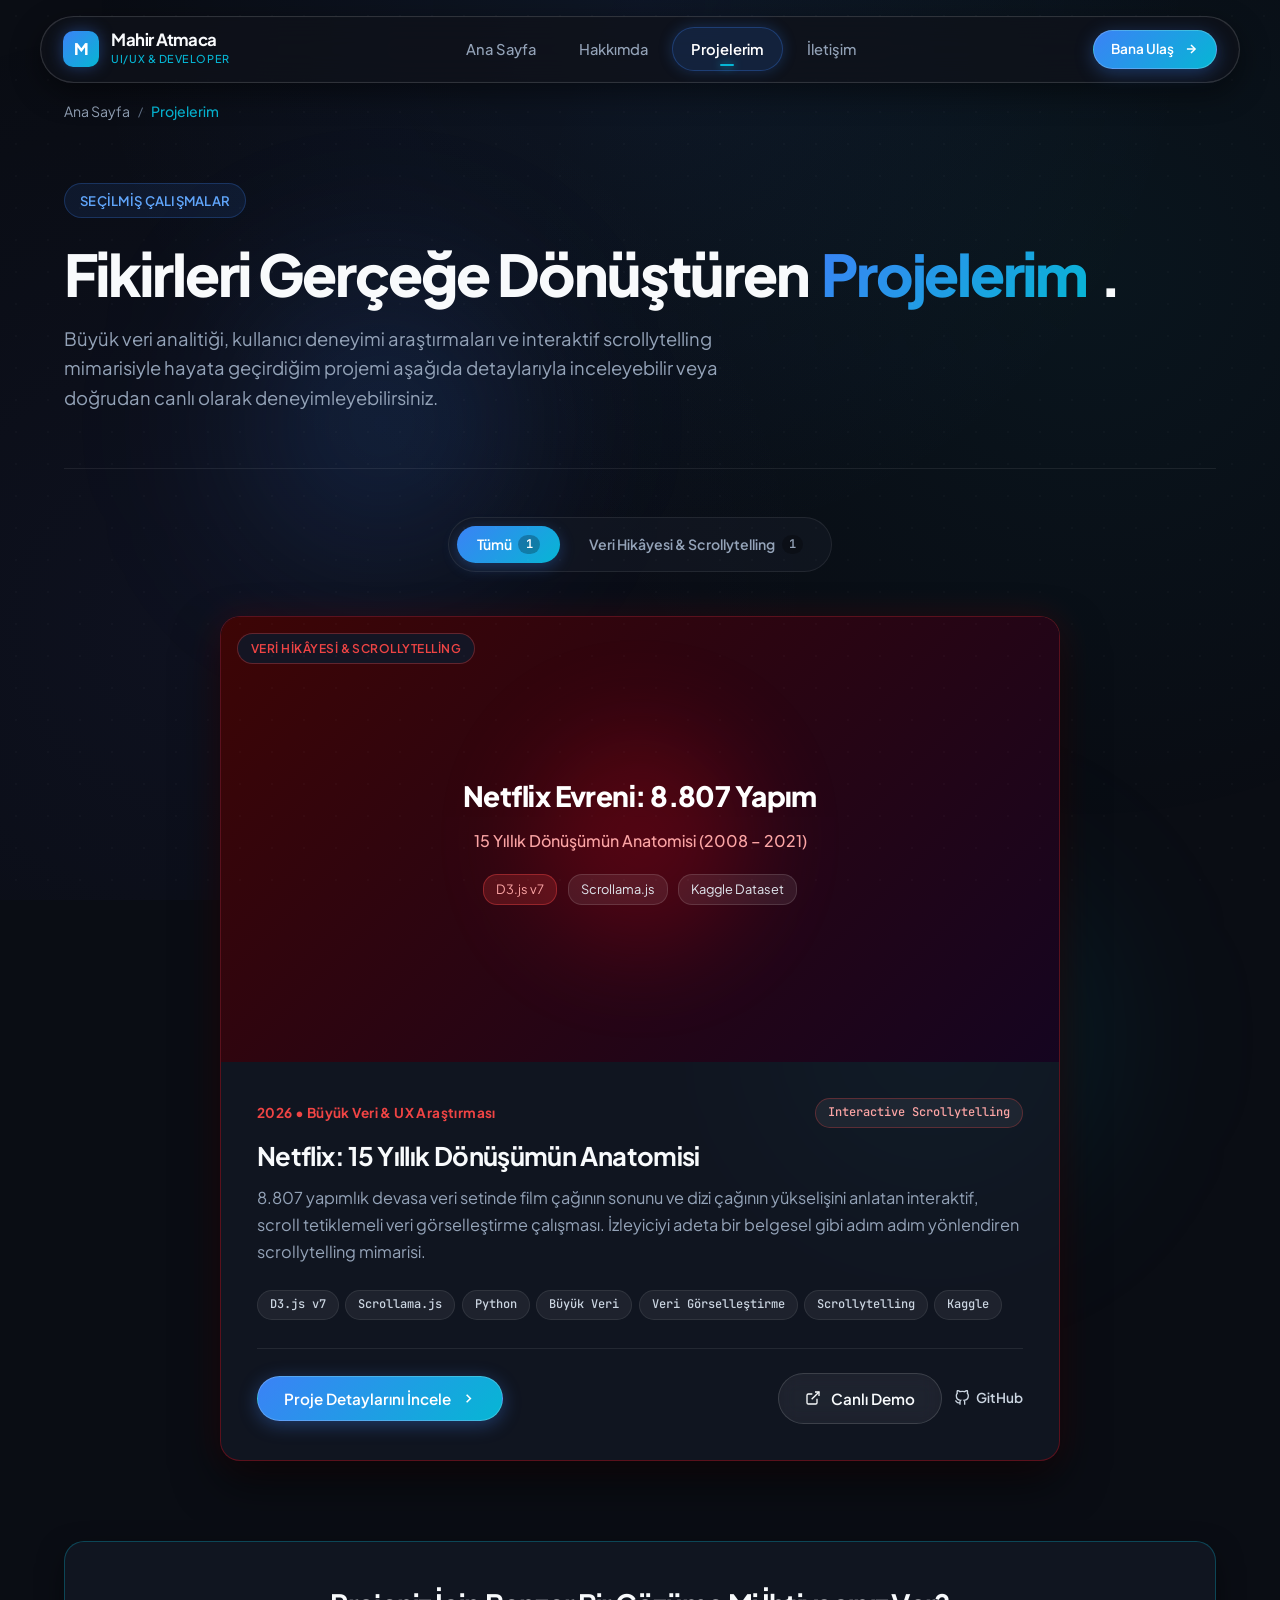
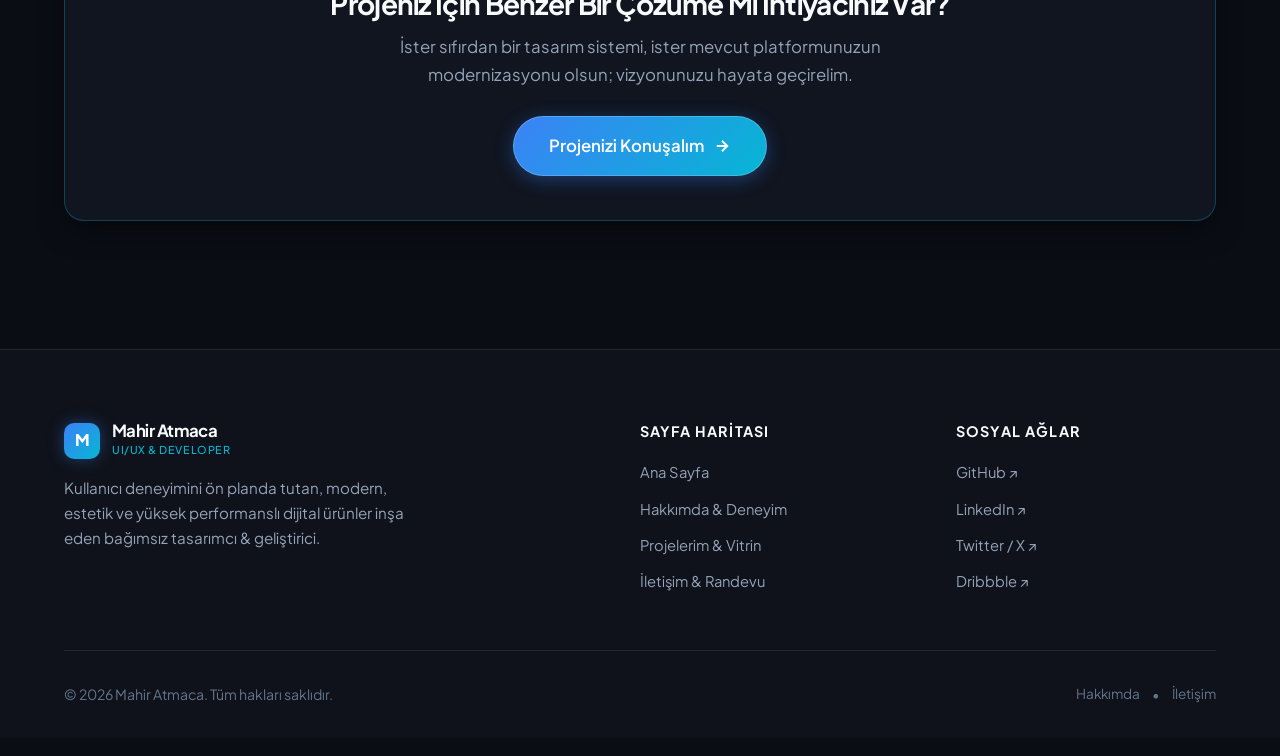
<file: portfolyo/projelerim.html>
<!DOCTYPE html>
<html lang="tr">
<head>
  <meta charset="UTF-8">
  <meta name="viewport" content="width=device-width, initial-scale=1.0">
  <title>Projelerim | Mahir Atmaca - UI/UX Tasarım & Web Geliştirme</title>
  <meta name="description" content="Mahir Atmaca'nın gerçekleştirdiği UI/UX tasarım, Web geliştirme ve Veri analitiği projeleri vitrini. Canlı demolar ve kaynak kodlar.">
  
  <!-- CSS Dosyaları -->
  <link rel="stylesheet" href="assets/css/style.css">
  <link rel="stylesheet" href="assets/css/components.css">
  <link rel="stylesheet" href="assets/css/animations.css">
  
  <!-- Favicon -->
  <link rel="icon" type="image/svg+xml" href="data:image/svg+xml,<svg xmlns='http://www.w3.org/2000/svg' viewBox='0 0 24 24' fill='%233b82f6'><rect width='24' height='24' rx='6'/><text x='50%' y='68%' font-size='14' font-weight='bold' fill='white' text-anchor='middle'>M</text></svg>">
</head>
<body>

  <!-- Ambient Işık Halkaları -->
  <div class="ambient-orb orb-1"></div>
  <div class="ambient-orb orb-2"></div>

  <!-- Üst Sabit Navigasyon Barı -->
  <header class="site-header">
    <div class="nav-container">
      <a href="index.html" class="logo" aria-label="Ana Sayfa">
        <div class="logo-icon">M</div>
        <div class="logo-text">
          <span class="logo-name">Mahir Atmaca</span>
          <span class="logo-role">UI/UX & Developer</span>
        </div>
      </a>

      <nav class="nav-links" aria-label="Ana Menü">
        <a href="index.html" class="nav-link">
          <span>Ana Sayfa</span>
        </a>
        <a href="hakkimda.html" class="nav-link">
          <span>Hakkımda</span>
        </a>
        <a href="projelerim.html" class="nav-link active">
          <span>Projelerim</span>
        </a>
        <a href="iletisim.html" class="nav-link">
          <span>İletişim</span>
        </a>
      </nav>

      <div class="nav-actions">
        <a href="iletisim.html" class="btn btn-primary btn-sm">
          <span>Bana Ulaş</span>
          <svg width="14" height="14" viewBox="0 0 24 24" fill="none" stroke="currentColor" stroke-width="2.5"><line x1="5" y1="12" x2="19" y2="12"></line><polyline points="12 5 19 12 12 19"></polyline></svg>
        </a>

        <button class="mobile-toggle" aria-label="Menüyü Aç/Kapat">
          <span></span>
          <span></span>
          <span></span>
        </button>
      </div>
    </div>
  </header>

  <!-- Mobil Drawer Menü -->
  <div class="mobile-drawer" aria-label="Mobil Menü">
    <a href="index.html" class="nav-link">Ana Sayfa</a>
    <a href="hakkimda.html" class="nav-link">Hakkımda</a>
    <a href="projelerim.html" class="nav-link active">Projelerim</a>
    <a href="iletisim.html" class="nav-link">İletişim</a>
    <div style="margin-top: 1rem; padding-top: 1rem; border-top: 1px solid var(--border-subtle);">
      <a href="iletisim.html" class="btn btn-primary" style="width: 100%;">Bana Ulaş</a>
    </div>
  </div>

  <!-- Sayfa Geçiş Sarmalayıcısı -->
  <div class="page-transition-wrapper">
    <main class="main-content">
      
      <div class="container">
        
        <!-- Breadcrumb & Sayfa Başlığı -->
        <nav class="breadcrumb-nav" aria-label="Breadcrumb">
          <ol class="breadcrumb-list">
            <li><a href="index.html">Ana Sayfa</a></li>
            <li class="breadcrumb-separator">/</li>
            <li class="breadcrumb-current" aria-current="page">Projelerim</li>
          </ol>
        </nav>

        <header class="page-header">
          <div class="badge-pill">Seçilmiş Çalışmalar</div>
          <h1 class="page-title">
            Fikirleri Gerçeğe Dönüştüren <span class="gradient-text">Projelerim</span>.
          </h1>
          <p class="page-description">
            Büyük veri analitiği, kullanıcı deneyimi araştırmaları ve interaktif scrollytelling mimarisiyle hayata geçirdiğim projemi aşağıda detaylarıyla inceleyebilir veya doğrudan canlı olarak deneyimleyebilirsiniz.
          </p>
        </header>

        <!-- KATEGORİ FİLTRELEME BARI -->
        <div class="filter-bar" role="toolbar" aria-label="Proje Filtreleri">
          <button class="filter-btn active" data-filter="all">
            <span>Tümü</span>
            <span class="filter-count">1</span>
          </button>
          <button class="filter-btn" data-filter="data">
            <span>Veri Hikâyesi & Scrollytelling</span>
            <span class="filter-count">1</span>
          </button>
        </div>

        <!-- PROJE KARTI VİTRİN DÜZENİ -->
        <section style="margin-bottom: 5rem;">
          <div style="max-width: 840px; margin-inline: auto;" class="reveal-stagger">
            
            <!-- PROJE: Netflix Scrollytelling -->
            <div class="project-card spotlight-card" data-category="data" style="border-color: rgba(229, 9, 20, 0.35); box-shadow: 0 20px 45px rgba(0,0,0,0.6), 0 0 35px rgba(229, 9, 20, 0.15);">
              <div class="project-image-box" style="aspect-ratio: 16 / 8.5;">
                <span class="project-overlay-badge" style="color: #ef4444; border-color: rgba(239, 68, 68, 0.35); background: rgba(17, 24, 39, 0.9);">Veri Hikâyesi & Scrollytelling</span>
                <div style="width: 100%; height: 100%; background: linear-gradient(135deg, #3d0505 0%, #150520 100%); display: flex; flex-direction: column; justify-content: center; align-items: center; padding: 2.5rem; position: relative;">
                  <div style="position: absolute; width: 220px; height: 220px; background: #e50914; opacity: 0.22; filter: blur(50px); border-radius: 50%;"></div>
                  <div style="font-size: 1.75rem; font-weight: 800; color: #ffffff; margin-bottom: 0.5rem; z-index: 1; text-align: center; letter-spacing: -0.02em;">Netflix Evreni: 8.807 Yapım</div>
                  <div style="font-size: 1rem; color: #fca5a5; z-index: 1; text-align: center; font-weight: 500;">15 Yıllık Dönüşümün Anatomisi (2008 – 2021)</div>
                  <div style="margin-top: 1.25rem; display: flex; gap: 0.65rem; z-index: 1; flex-wrap: wrap; justify-content: center;">
                    <span style="font-size: 0.8rem; background: rgba(239, 68, 68, 0.2); color: #fca5a5; padding: 4px 12px; border-radius: 14px; border: 1px solid rgba(239, 68, 68, 0.4);">D3.js v7</span>
                    <span style="font-size: 0.8rem; background: rgba(255,255,255,0.08); color: #e2e8f0; padding: 4px 12px; border-radius: 14px; border: 1px solid rgba(255,255,255,0.12);">Scrollama.js</span>
                    <span style="font-size: 0.8rem; background: rgba(255,255,255,0.08); color: #e2e8f0; padding: 4px 12px; border-radius: 14px; border: 1px solid rgba(255,255,255,0.12);">Kaggle Dataset</span>
                  </div>
                </div>
              </div>

              <div class="project-content" style="padding: 2.25rem;">
                <div style="display: flex; justify-content: space-between; align-items: center; margin-bottom: 0.75rem; flex-wrap: wrap; gap: 0.5rem;">
                  <span style="font-size: 0.85rem; font-weight: 700; color: #ef4444; letter-spacing: 0.03em;">2026 • Büyük Veri & UX Araştırması</span>
                  <span class="tag-pill" style="font-size: 0.75rem; color: #fca5a5; border-color: rgba(239, 68, 68, 0.3);">Interactive Scrollytelling</span>
                </div>
                <h3 class="project-title" style="font-size: 1.6rem; margin-bottom: 0.85rem;">Netflix: 15 Yıllık Dönüşümün Anatomisi</h3>
                <p class="project-desc" style="font-size: 1.02rem; line-height: 1.65; color: var(--text-muted); margin-bottom: 1.5rem;">
                  8.807 yapımlık devasa veri setinde film çağının sonunu ve dizi çağının yükselişini anlatan interaktif, scroll tetiklemeli veri görselleştirme çalışması. İzleyiciyi adeta bir belgesel gibi adım adım yönlendiren scrollytelling mimarisi.
                </p>

                <div class="project-tags" style="margin-bottom: 1.75rem;">
                  <span class="tag-pill">D3.js v7</span>
                  <span class="tag-pill">Scrollama.js</span>
                  <span class="tag-pill">Python</span>
                  <span class="tag-pill">Büyük Veri</span>
                  <span class="tag-pill">Veri Görselleştirme</span>
                  <span class="tag-pill">Scrollytelling</span>
                  <span class="tag-pill">Kaggle</span>
                </div>

                <div class="project-actions" style="border-top: 1px solid var(--border-subtle); padding-top: 1.5rem;">
                  <button class="btn btn-primary" data-open-modal="netflix-scrollytelling">
                    <span>Proje Detaylarını İncele</span>
                    <svg width="15" height="15" viewBox="0 0 24 24" fill="none" stroke="currentColor" stroke-width="2.5"><polyline points="9 18 15 12 9 6"></polyline></svg>
                  </button>
                  <div class="project-links">
                    <a href="../scrollytelling/site/index.html" class="btn btn-secondary" title="Canlı Scrollytelling Deneyimi">
                      <svg width="16" height="16" viewBox="0 0 24 24" fill="none" stroke="currentColor" stroke-width="2"><path d="M18 13v6a2 2 0 0 1-2 2H5a2 2 0 0 1-2-2V8a2 2 0 0 1 2-2h6"></path><polyline points="15 3 21 3 21 9"></polyline><line x1="10" y1="14" x2="21" y2="3"></line></svg>
                      <span>Canlı Demo</span>
                    </a>
                    <a href="https://github.com/mahir/netflix-scrollytelling" target="_blank" class="project-link-btn" title="GitHub Deposu">
                      <svg width="16" height="16" viewBox="0 0 24 24" fill="none" stroke="currentColor" stroke-width="2"><path d="M9 19c-5 1.5-5-2.5-7-3m14 6v-3.87a3.37 3.37 0 0 0-.94-2.61c3.14-.35 6.44-1.54 6.44-7A5.44 5.44 0 0 0 20 4.77 5.07 5.07 0 0 0 19.91 1S18.73.65 16 2.48a13.38 13.38 0 0 0-7 0C6.27.65 5.09 1 5.09 1A5.07 5.07 0 0 0 5 4.77a5.44 5.44 0 0 0-1.5 3.78c0 5.42 3.3 6.61 6.44 7A3.37 3.37 0 0 0 9 18.13V22"></path></svg>
                      <span>GitHub</span>
                    </a>
                  </div>
                </div>
              </div>
            </div>

          </div>
        </section>

        <!-- BENZER BİR PROJE ÇAĞRISI -->
        <section style="margin-bottom: 4rem;">
          <div class="card-glass spotlight-card" style="padding: 2.75rem 2rem; text-align: center; border-color: rgba(6, 182, 212, 0.3);">
            <h3 style="font-size: 1.75rem; margin-bottom: 0.75rem;">Projeniz İçin Benzer Bir Çözüme Mi İhtiyacınız Var?</h3>
            <p style="color: var(--text-muted); max-width: 520px; margin-inline: auto; margin-bottom: 1.75rem;">
              İster sıfırdan bir tasarım sistemi, ister mevcut platformunuzun modernizasyonu olsun; vizyonunuzu hayata geçirelim.
            </p>
            <a href="iletisim.html" class="btn btn-primary btn-lg">
              <span>Projenizi Konuşalım</span>
              <svg width="18" height="18" viewBox="0 0 24 24" fill="none" stroke="currentColor" stroke-width="2.5"><line x1="5" y1="12" x2="19" y2="12"></line><polyline points="12 5 19 12 12 19"></polyline></svg>
            </a>
          </div>
        </section>

      </div>

    </main>

    <!-- PROJE DETAY MODALI (INTERACTIVE QUICK VIEW MODAL) -->
    <div id="project-modal" class="modal-backdrop" aria-hidden="true" role="dialog">
      <div class="modal-dialog">
        <button id="modal-close-btn" class="modal-close-btn" aria-label="Modalı Kapat">
          <svg width="20" height="20" viewBox="0 0 24 24" fill="none" stroke="currentColor" stroke-width="2.5"><line x1="18" y1="6" x2="6" y2="18"></line><line x1="6" y1="6" x2="18" y2="18"></line></svg>
        </button>

        <div class="modal-body">
          <div class="modal-header-meta">
            <span id="modal-category" class="tag-pill" style="color: var(--accent-cyan);">Kategori</span>
            <span style="color: var(--text-faint);">•</span>
            <span id="modal-year" style="font-size: 0.85rem; color: var(--text-faint);">2024</span>
          </div>

          <h2 id="modal-title" class="modal-title">Proje Başlığı</h2>
          <p id="modal-summary" style="color: var(--text-muted); font-size: 1.05rem; line-height: 1.6; margin-bottom: 1.5rem;">
            Proje kısa özeti burada yer alacak.
          </p>

          <!-- Mockup / Ekran Önizleme Kutusu -->
          <div id="modal-mockup-box" style="margin-bottom: 1.5rem;"></div>

          <!-- Problem & Çözüm Bölümü -->
          <div class="modal-section">
            <h4 class="modal-section-title">
              <svg width="18" height="18" viewBox="0 0 24 24" fill="none" stroke="currentColor" stroke-width="2"><circle cx="12" cy="12" r="10"></circle><line x1="12" y1="8" x2="12" y2="12"></line><line x1="12" y1="16" x2="12.01" y2="16"></line></svg>
              <span>Karşılaşılan Problem & İhtiyaç</span>
            </h4>
            <p id="modal-problem" style="color: var(--text-secondary); font-size: 0.95rem; line-height: 1.65;"></p>
          </div>

          <div class="modal-section">
            <h4 class="modal-section-title" style="color: var(--accent-emerald);">
              <svg width="18" height="18" viewBox="0 0 24 24" fill="none" stroke="currentColor" stroke-width="2"><path d="M22 11.08V12a10 10 0 1 1-5.93-9.14"></path><polyline points="22 4 12 14.01 9 11.01"></polyline></svg>
              <span>Uygulanan Mimari & Çözüm</span>
            </h4>
            <p id="modal-solution" style="color: var(--text-secondary); font-size: 0.95rem; line-height: 1.65;"></p>
          </div>

          <!-- Teknolojiler & Butonlar -->
          <div class="modal-section">
            <h4 class="modal-section-title" style="color: #60a5fa;">
              <svg width="18" height="18" viewBox="0 0 24 24" fill="none" stroke="currentColor" stroke-width="2"><polyline points="16 18 22 12 16 6"></polyline><polyline points="8 6 2 12 8 18"></polyline></svg>
              <span>Kullanılan Teknolojiler & Kütüphaneler</span>
            </h4>
            <div id="modal-tags" style="display: flex; flex-wrap: wrap; gap: 0.5rem; margin-top: 0.75rem;"></div>
          </div>

          <div style="display: flex; gap: 1rem; margin-top: 2rem; padding-top: 1.5rem; border-top: 1px solid var(--border-subtle); flex-wrap: wrap;">
            <a id="modal-demo-btn" href="#" target="_blank" class="btn btn-primary">
              <svg width="16" height="16" viewBox="0 0 24 24" fill="none" stroke="currentColor" stroke-width="2"><path d="M18 13v6a2 2 0 0 1-2 2H5a2 2 0 0 1-2-2V8a2 2 0 0 1 2-2h6"></path><polyline points="15 3 21 3 21 9"></polyline><line x1="10" y1="14" x2="21" y2="3"></line></svg>
              <span>Canlı Demoyu İncele</span>
            </a>
            <a id="modal-github-btn" href="#" target="_blank" class="btn btn-secondary">
              <svg width="16" height="16" viewBox="0 0 24 24" fill="none" stroke="currentColor" stroke-width="2"><path d="M9 19c-5 1.5-5-2.5-7-3m14 6v-3.87a3.37 3.37 0 0 0-.94-2.61c3.14-.35 6.44-1.54 6.44-7A5.44 5.44 0 0 0 20 4.77 5.07 5.07 0 0 0 19.91 1S18.73.65 16 2.48a13.38 13.38 0 0 0-7 0C6.27.65 5.09 1 5.09 1A5.07 5.07 0 0 0 5 4.77a5.44 5.44 0 0 0-1.5 3.78c0 5.42 3.3 6.61 6.44 7A3.37 3.37 0 0 0 9 18.13V22"></path></svg>
              <span>Kaynak Kod (GitHub)</span>
            </a>
          </div>

        </div>
      </div>
    </div>

    <!-- GLOBAL FOOTER -->
    <footer class="site-footer">
      <div class="container">
        <div class="footer-top">
          
          <div class="footer-brand">
            <a href="index.html" class="logo">
              <div class="logo-icon">M</div>
              <div class="logo-text">
                <span class="logo-name">Mahir Atmaca</span>
                <span class="logo-role">UI/UX & Developer</span>
              </div>
            </a>
            <p class="footer-desc">
              Kullanıcı deneyimini ön planda tutan, modern, estetik ve yüksek performanslı dijital ürünler inşa eden bağımsız tasarımcı & geliştirici.
            </p>
          </div>

          <div>
            <h4 class="footer-heading">Sayfa Haritası</h4>
            <div class="footer-links-list">
              <a href="index.html">Ana Sayfa</a>
              <a href="hakkimda.html">Hakkımda & Deneyim</a>
              <a href="projelerim.html">Projelerim & Vitrin</a>
              <a href="iletisim.html">İletişim & Randevu</a>
            </div>
          </div>

          <div>
            <h4 class="footer-heading">Sosyal Ağlar</h4>
            <div class="footer-links-list">
              <a href="https://github.com" target="_blank" rel="noopener noreferrer">GitHub ↗</a>
              <a href="https://linkedin.com" target="_blank" rel="noopener noreferrer">LinkedIn ↗</a>
              <a href="https://x.com" target="_blank" rel="noopener noreferrer">Twitter / X ↗</a>
              <a href="https://dribbble.com" target="_blank" rel="noopener noreferrer">Dribbble ↗</a>
            </div>
          </div>

        </div>

        <div class="footer-bottom">
          <div>
            © <span id="current-year">2026</span> Mahir Atmaca. Tüm hakları saklıdır.
          </div>
          <div style="display: flex; align-items: center; gap: 0.75rem;">
            <a href="hakkimda.html" style="color: var(--text-faint); font-size: 0.85rem;">Hakkımda</a>
            <span>•</span>
            <a href="iletisim.html" style="color: var(--text-faint); font-size: 0.85rem;">İletişim</a>
          </div>
        </div>
      </div>
    </footer>
  </div>

  <!-- JavaScript Dosyaları -->
  <script src="assets/js/page-transition.js"></script>
  <script src="assets/js/main.js"></script>
  <script src="assets/js/projects.js"></script>
</body>
</html>
</file>
<file: portfolyo/assets/css/style.css>
/* ==========================================================================
   PORTFOLYO - CORE & THEME STYLESHEET
   Koyu Mod Öncelikli, Modern Dark Glassmorphism & Neo-brutalism dokunuşları
   ========================================================================== */

@import url('https://fonts.googleapis.com/css2?family=Plus+Jakarta+Sans:ital,wght@0,300;0,400;0,500;0,600;0,700;0,800;1,400&family=JetBrains+Mono:wght@400;500;600&display=swap');

:root {
  /* Renk Paleti - Koyu Grafit & Kömür */
  --bg-body: #0a0d14;
  --bg-primary: #0f121a;
  --bg-secondary: #141824;
  --bg-card: rgba(20, 25, 38, 0.72);
  --bg-card-hover: rgba(28, 35, 52, 0.85);
  --bg-glass: rgba(15, 18, 26, 0.75);
  --bg-glass-strong: rgba(11, 14, 22, 0.92);
  
  /* Kenarlık & Yüzey Efektleri */
  --border-subtle: rgba(255, 255, 255, 0.08);
  --border-medium: rgba(255, 255, 255, 0.14);
  --border-focus: #3b82f6;
  --border-glow: rgba(59, 130, 246, 0.35);

  /* Vurgu Renkleri (Elektrik Mavisi & Cyan / Zümrüt Yeşili) */
  --accent-blue: #3b82f6;
  --accent-cyan: #06b6d4;
  --accent-indigo: #6366f1;
  --accent-emerald: #10b981;
  --accent-violet: #8b5cf6;
  --accent-gradient: linear-gradient(135deg, #3b82f6 0%, #06b6d4 100%);
  --accent-gradient-secondary: linear-gradient(135deg, #6366f1 0%, #a855f7 100%);
  --accent-gradient-emerald: linear-gradient(135deg, #10b981 0%, #06b6d4 100%);

  /* Metin Renkleri */
  --text-main: #f8fafc;
  --text-secondary: #cbd5e1;
  --text-muted: #94a3b8;
  --text-faint: #64748b;

  /* Tipografi */
  --font-sans: 'Plus Jakarta Sans', -apple-system, BlinkMacSystemFont, 'Segoe UI', Roboto, sans-serif;
  --font-mono: 'JetBrains Mono', monospace;

  /* Ölçüler & Gölgeler */
  --header-height: 76px;
  --radius-sm: 8px;
  --radius-md: 14px;
  --radius-lg: 20px;
  --radius-full: 9999px;
  --container-max: 1200px;
  
  --shadow-subtle: 0 4px 20px -2px rgba(0, 0, 0, 0.4);
  --shadow-card: 0 10px 30px -5px rgba(0, 0, 0, 0.6);
  --shadow-glow: 0 0 35px -5px rgba(59, 130, 246, 0.3);
  --shadow-glow-emerald: 0 0 30px -5px rgba(16, 185, 129, 0.3);

  /* Geçişler */
  --transition-fast: 0.18s cubic-bezier(0.16, 1, 0.3, 1);
  --transition-smooth: 0.3s cubic-bezier(0.16, 1, 0.3, 1);
  --transition-bounce: 0.5s cubic-bezier(0.34, 1.56, 0.64, 1);
}

/* ==========================================================================
   RESET & TEMEL AYARLAR
   ========================================================================== */

*, *::before, *::after {
  box-sizing: border-box;
  margin: 0;
  padding: 0;
}

html {
  font-size: 16px;
  scroll-behavior: smooth;
  -webkit-font-smoothing: antialiased;
  -moz-osx-font-smoothing: grayscale;
  background-color: var(--bg-body);
  color: var(--text-main);
  font-family: var(--font-sans);
}

body {
  min-height: 100vh;
  display: flex;
  flex-direction: column;
  background-color: var(--bg-body);
  color: var(--text-main);
  line-height: 1.65;
  overflow-x: hidden;
  position: relative;
}

/* Sayfa Arka Plan Efektleri (Ambient Grid & Orbs) */
body::before {
  content: '';
  position: fixed;
  inset: 0;
  background-image: 
    radial-gradient(circle at 50% 0%, rgba(59, 130, 246, 0.08) 0%, transparent 50%),
    radial-gradient(circle at 85% 30%, rgba(6, 182, 212, 0.05) 0%, transparent 45%),
    radial-gradient(circle at 15% 70%, rgba(99, 102, 241, 0.05) 0%, transparent 50%);
  pointer-events: none;
  z-index: 0;
}

body::after {
  content: '';
  position: fixed;
  inset: 0;
  background-image: radial-gradient(rgba(255, 255, 255, 0.04) 1px, transparent 1px);
  background-size: 32px 32px;
  pointer-events: none;
  z-index: 0;
  opacity: 0.6;
}

/* Seçim Rengi */
::selection {
  background: rgba(59, 130, 246, 0.35);
  color: #ffffff;
}

/* Özel Kaydırma Çubuğu */
::-webkit-scrollbar {
  width: 9px;
}
::-webkit-scrollbar-track {
  background: var(--bg-body);
}
::-webkit-scrollbar-thumb {
  background: rgba(255, 255, 255, 0.14);
  border-radius: var(--radius-full);
  border: 2px solid var(--bg-body);
}
::-webkit-scrollbar-thumb:hover {
  background: rgba(59, 130, 246, 0.5);
}

/* Tipografi & Başlıklar */
h1, h2, h3, h4, h5, h6 {
  color: var(--text-main);
  font-weight: 700;
  line-height: 1.25;
  letter-spacing: -0.025em;
}

h1 {
  font-size: clamp(2.35rem, 4.5vw, 3.75rem);
  font-weight: 800;
  letter-spacing: -0.035em;
}

h2 {
  font-size: clamp(1.85rem, 3.2vw, 2.5rem);
  font-weight: 700;
}

h3 {
  font-size: clamp(1.25rem, 2vw, 1.6rem);
}

p {
  color: var(--text-secondary);
  font-size: 1.05rem;
}

a {
  color: inherit;
  text-decoration: none;
  transition: color var(--transition-fast);
}

img, svg {
  display: block;
  max-width: 100%;
}

button, input, textarea, select {
  font-family: inherit;
  font-size: inherit;
  color: inherit;
}

ul, ol {
  list-style: none;
}

/* ==========================================================================
   DÜZEN & YARDIMCI SINIFLAR (LAYOUT HELPERS)
   ========================================================================== */

.container {
  width: 100%;
  max-width: var(--container-max);
  margin-inline: auto;
  padding-inline: 1.5rem;
  position: relative;
  z-index: 1;
}

main.main-content {
  flex: 1;
  padding-top: calc(var(--header-height) + 1.5rem);
  padding-bottom: 4rem;
  position: relative;
  z-index: 1;
}

/* Gradyan Metin Efektleri */
.gradient-text {
  background: var(--accent-gradient);
  -webkit-background-clip: text;
  -webkit-text-fill-color: transparent;
  display: inline-block;
}

.gradient-text-emerald {
  background: var(--accent-gradient-emerald);
  -webkit-background-clip: text;
  -webkit-text-fill-color: transparent;
  display: inline-block;
}

/* Sayfa Başlığı Standart Bölümü */
.page-header {
  padding: 2.5rem 0 3.5rem;
  text-align: left;
  border-bottom: 1px solid var(--border-subtle);
  margin-bottom: 3rem;
  position: relative;
}

.page-header-centered {
  text-align: center;
}

.page-title {
  margin-bottom: 0.85rem;
  display: flex;
  align-items: center;
  gap: 0.75rem;
}

.page-header-centered .page-title {
  justify-content: center;
}

.page-description {
  max-width: 680px;
  font-size: 1.15rem;
  color: var(--text-muted);
  line-height: 1.6;
}

.page-header-centered .page-description {
  margin-inline: auto;
}

/* Rozetler / Badge */
.badge-pill {
  display: inline-flex;
  align-items: center;
  gap: 0.5rem;
  padding: 0.35rem 0.95rem;
  background: rgba(59, 130, 246, 0.1);
  border: 1px solid rgba(59, 130, 246, 0.25);
  border-radius: var(--radius-full);
  font-size: 0.82rem;
  font-weight: 600;
  color: #60a5fa;
  letter-spacing: 0.02em;
  text-transform: uppercase;
  margin-bottom: 1.25rem;
}

.badge-emerald {
  background: rgba(16, 185, 129, 0.1);
  border-color: rgba(16, 185, 129, 0.25);
  color: #34d399;
}

.badge-emerald .status-dot {
  background-color: var(--accent-emerald);
  box-shadow: 0 0 10px var(--accent-emerald);
}

.status-dot {
  width: 8px;
  height: 8px;
  border-radius: 50%;
  display: inline-block;
  animation: pulse-dot 2s infinite ease-in-out;
}

/* Breadcrumb (Sayfa Yolu) */
.breadcrumb-nav {
  margin-bottom: 1.25rem;
}

.breadcrumb-list {
  display: flex;
  align-items: center;
  gap: 0.5rem;
  font-size: 0.88rem;
  color: var(--text-faint);
}

.breadcrumb-list a {
  color: var(--text-muted);
  transition: color var(--transition-fast);
}

.breadcrumb-list a:hover {
  color: var(--accent-blue);
}

.breadcrumb-separator {
  color: var(--text-faint);
  font-size: 0.75rem;
}

.breadcrumb-current {
  color: var(--accent-cyan);
  font-weight: 500;
}

/* Grid & Esnek Düzen */
.grid-2 {
  display: grid;
  grid-template-columns: repeat(2, 1fr);
  gap: 2rem;
}

.grid-3 {
  display: grid;
  grid-template-columns: repeat(3, 1fr);
  gap: 2rem;
}

.grid-4 {
  display: grid;
  grid-template-columns: repeat(4, 1fr);
  gap: 1.5rem;
}

@media (max-width: 1024px) {
  .grid-3 {
    grid-template-columns: repeat(2, 1fr);
  }
  .grid-4 {
    grid-template-columns: repeat(2, 1fr);
  }
}

@media (max-width: 768px) {
  .grid-2, .grid-3, .grid-4 {
    grid-template-columns: 1fr;
    gap: 1.5rem;
  }
  .page-header {
    padding: 2rem 0;
    margin-bottom: 2rem;
  }
}
</file>
<file: portfolyo/assets/css/components.css>
/* ==========================================================================
   PORTFOLYO - BİLEŞENLER (COMPONENTS STYLESHEET)
   Header, Navigasyon, Butonlar, Kartlar, Modallar, Formlar, Footer
   ========================================================================== */

/* ==========================================================================
   1. HEADER & NAVİGASYON (FLOATING GLASSMORPHIC NAVBAR)
   ========================================================================== */

.site-header {
  position: fixed;
  top: 1rem;
  left: 0;
  right: 0;
  z-index: 1000;
  padding-inline: 1.5rem;
  transition: transform var(--transition-smooth);
}

.nav-container {
  max-width: var(--container-max);
  margin-inline: auto;
  display: flex;
  align-items: center;
  justify-content: space-between;
  padding: 0.65rem 1.4rem;
  background: var(--bg-glass);
  backdrop-filter: blur(20px);
  -webkit-backdrop-filter: blur(20px);
  border: 1px solid var(--border-medium);
  border-radius: var(--radius-full);
  box-shadow: 0 10px 30px rgba(0, 0, 0, 0.45), 0 0 1px rgba(255, 255, 255, 0.15) inset;
  transition: all var(--transition-smooth);
}

/* Sayfa kaydırıldığında ek gölge */
.site-header.scrolled .nav-container {
  background: var(--bg-glass-strong);
  border-color: rgba(255, 255, 255, 0.16);
  box-shadow: 0 12px 35px rgba(0, 0, 0, 0.7);
}

/* Logo Stili */
.logo {
  display: flex;
  align-items: center;
  gap: 0.75rem;
  font-weight: 800;
  font-size: 1.15rem;
  color: var(--text-main);
  letter-spacing: -0.03em;
  text-decoration: none;
}

.logo-icon {
  width: 36px;
  height: 36px;
  background: var(--accent-gradient);
  border-radius: 10px;
  display: flex;
  align-items: center;
  justify-content: center;
  color: #ffffff;
  font-weight: 800;
  font-size: 1rem;
  box-shadow: 0 0 16px rgba(59, 130, 246, 0.4);
  position: relative;
  overflow: hidden;
}

.logo-text {
  display: flex;
  flex-direction: column;
}

.logo-name {
  font-size: 1.05rem;
  line-height: 1.1;
  font-weight: 700;
}

.logo-role {
  font-size: 0.68rem;
  font-weight: 500;
  color: var(--accent-cyan);
  letter-spacing: 0.05em;
  text-transform: uppercase;
}

/* Masaüstü Nav Linkleri */
.nav-links {
  display: flex;
  align-items: center;
  gap: 0.35rem;
}

.nav-link {
  position: relative;
  padding: 0.55rem 1.15rem;
  font-size: 0.92rem;
  font-weight: 500;
  color: var(--text-muted);
  border-radius: var(--radius-full);
  transition: all var(--transition-fast);
  display: flex;
  align-items: center;
  gap: 0.4rem;
}

.nav-link:hover {
  color: var(--text-main);
  background: rgba(255, 255, 255, 0.05);
}

/* AKTİF MENÜ DURUMU (Active Link State) */
.nav-link.active {
  color: #ffffff;
  background: rgba(59, 130, 246, 0.15);
  border: 1px solid rgba(59, 130, 246, 0.3);
  box-shadow: 0 0 14px rgba(59, 130, 246, 0.25);
  font-weight: 600;
}

.nav-link.active::after {
  content: '';
  position: absolute;
  bottom: 4px;
  left: 50%;
  transform: translateX(-50%);
  width: 14px;
  height: 2px;
  background: var(--accent-cyan);
  border-radius: var(--radius-full);
  box-shadow: 0 0 8px var(--accent-cyan);
}

/* Sağ Eylem Alanı */
.nav-actions {
  display: flex;
  align-items: center;
  gap: 0.85rem;
}

/* Mobil Hamburger Menü Butonu */
.mobile-toggle {
  display: none;
  width: 40px;
  height: 40px;
  background: rgba(255, 255, 255, 0.06);
  border: 1px solid var(--border-subtle);
  border-radius: 10px;
  cursor: pointer;
  flex-direction: column;
  justify-content: center;
  align-items: center;
  gap: 5px;
  padding: 0;
  transition: all var(--transition-fast);
}

.mobile-toggle span {
  display: block;
  width: 20px;
  height: 2px;
  background-color: var(--text-main);
  border-radius: 2px;
  transition: all var(--transition-smooth);
}

.mobile-toggle.open span:nth-child(1) {
  transform: translateY(7px) rotate(45deg);
}

.mobile-toggle.open span:nth-child(2) {
  opacity: 0;
  transform: scaleX(0);
}

.mobile-toggle.open span:nth-child(3) {
  transform: translateY(-7px) rotate(-45deg);
}

/* Mobil Menü Drawer / Overlay */
.mobile-drawer {
  position: fixed;
  top: calc(var(--header-height) + 1.25rem);
  left: 1.5rem;
  right: 1.5rem;
  background: var(--bg-glass-strong);
  backdrop-filter: blur(25px);
  -webkit-backdrop-filter: blur(25px);
  border: 1px solid var(--border-medium);
  border-radius: var(--radius-lg);
  padding: 1.5rem;
  box-shadow: 0 20px 40px rgba(0, 0, 0, 0.8), 0 0 30px rgba(59, 130, 246, 0.15);
  display: flex;
  flex-direction: column;
  gap: 0.6rem;
  opacity: 0;
  visibility: hidden;
  transform: translateY(-15px) scale(0.98);
  transition: all var(--transition-smooth);
  z-index: 999;
}

.mobile-drawer.active {
  opacity: 1;
  visibility: visible;
  transform: translateY(0) scale(1);
}

.mobile-drawer .nav-link {
  padding: 0.9rem 1.25rem;
  font-size: 1.05rem;
  justify-content: flex-start;
  border-radius: var(--radius-md);
}

.mobile-drawer .nav-link.active {
  background: rgba(59, 130, 246, 0.18);
}

/* ==========================================================================
   2. BUTONLAR (BUTTON STYLES)
   ========================================================================== */

.btn {
  display: inline-flex;
  align-items: center;
  justify-content: center;
  gap: 0.6rem;
  padding: 0.75rem 1.65rem;
  border-radius: var(--radius-full);
  font-weight: 600;
  font-size: 0.95rem;
  cursor: pointer;
  border: 1px solid transparent;
  transition: all var(--transition-fast);
  text-decoration: none;
  white-space: nowrap;
  position: relative;
  overflow: hidden;
}

.btn-primary {
  background: var(--accent-gradient);
  color: #ffffff;
  box-shadow: 0 4px 18px rgba(59, 130, 246, 0.35);
  border-color: rgba(255, 255, 255, 0.2);
}

.btn-primary:hover {
  transform: translateY(-2px);
  box-shadow: 0 8px 24px rgba(59, 130, 246, 0.5);
  filter: brightness(1.08);
}

.btn-primary:active {
  transform: translateY(0);
}

.btn-secondary {
  background: rgba(255, 255, 255, 0.05);
  color: var(--text-main);
  border-color: var(--border-medium);
  backdrop-filter: blur(10px);
}

.btn-secondary:hover {
  background: rgba(255, 255, 255, 0.1);
  border-color: var(--text-secondary);
  color: #ffffff;
  transform: translateY(-2px);
}

.btn-emerald {
  background: var(--accent-gradient-emerald);
  color: #0b111e;
  font-weight: 700;
  box-shadow: 0 4px 18px rgba(16, 185, 129, 0.35);
}

.btn-emerald:hover {
  transform: translateY(-2px);
  box-shadow: 0 8px 25px rgba(16, 185, 129, 0.5);
  filter: brightness(1.06);
}

.btn-sm {
  padding: 0.45rem 1.1rem;
  font-size: 0.85rem;
}

.btn-lg {
  padding: 0.95rem 2.2rem;
  font-size: 1.05rem;
}

.btn-icon-only {
  width: 44px;
  height: 44px;
  padding: 0;
  border-radius: var(--radius-full);
}

/* ==========================================================================
   3. KARTLAR & PANELLER (CARDS & GLASS PANELS)
   ========================================================================== */

.card-glass {
  background: var(--bg-card);
  backdrop-filter: blur(16px);
  -webkit-backdrop-filter: blur(16px);
  border: 1px solid var(--border-subtle);
  border-radius: var(--radius-lg);
  padding: 2rem;
  box-shadow: var(--shadow-card);
  transition: all var(--transition-smooth);
  position: relative;
  overflow: hidden;
}

.card-glass:hover {
  background: var(--bg-card-hover);
  border-color: var(--border-medium);
  transform: translateY(-4px);
  box-shadow: 0 16px 36px -8px rgba(0, 0, 0, 0.7), 0 0 25px rgba(59, 130, 246, 0.15);
}

/* Mouse spotlight glow wrapper */
.spotlight-card {
  position: relative;
}

.spotlight-card::before {
  content: '';
  position: absolute;
  inset: -1px;
  background: radial-gradient(
    400px circle at var(--mouse-x, 50%) var(--mouse-y, 50%),
    rgba(59, 130, 246, 0.22),
    transparent 40%
  );
  border-radius: inherit;
  z-index: 0;
  opacity: 0;
  transition: opacity 0.3s ease;
  pointer-events: none;
}

.spotlight-card:hover::before {
  opacity: 1;
}

/* ==========================================================================
   4. MARQUEE & TEKNOLOJİ ŞERİDİ
   ========================================================================== */

.marquee-container {
  overflow: hidden;
  user-select: none;
  display: flex;
  gap: 2rem;
  mask-image: linear-gradient(to right, transparent, black 12%, black 88%, transparent);
  -webkit-mask-image: linear-gradient(to right, transparent, black 12%, black 88%, transparent);
  padding: 1.5rem 0;
  position: relative;
}

.marquee-content {
  flex-shrink: 0;
  display: flex;
  align-items: center;
  justify-content: space-around;
  gap: 2rem;
  min-width: 100%;
  animation: scroll-marquee 28s linear infinite;
}

.marquee-container:hover .marquee-content {
  animation-play-state: paused;
}

.tech-badge {
  display: inline-flex;
  align-items: center;
  gap: 0.65rem;
  padding: 0.55rem 1.25rem;
  background: rgba(255, 255, 255, 0.04);
  border: 1px solid var(--border-subtle);
  border-radius: var(--radius-full);
  font-size: 0.9rem;
  font-weight: 500;
  color: var(--text-secondary);
  white-space: nowrap;
  transition: all var(--transition-fast);
}

.tech-badge:hover {
  background: rgba(59, 130, 246, 0.12);
  border-color: rgba(59, 130, 246, 0.35);
  color: #ffffff;
  transform: translateY(-2px);
}

.tech-badge svg, .tech-badge img {
  width: 20px;
  height: 20px;
}

/* Tech tag pill küçük */
.tag-pill {
  display: inline-flex;
  align-items: center;
  gap: 0.35rem;
  padding: 0.25rem 0.75rem;
  background: rgba(255, 255, 255, 0.06);
  border: 1px solid var(--border-subtle);
  border-radius: var(--radius-full);
  font-size: 0.75rem;
  font-weight: 500;
  color: var(--text-secondary);
  font-family: var(--font-mono);
}

/* ==========================================================================
   5. PROJE BİLEŞENLERİ (FILTERS & PROJECT CARDS)
   ========================================================================== */

/* Filtreleme Barı */
.filter-bar {
  display: flex;
  align-items: center;
  justify-content: center;
  flex-wrap: wrap;
  gap: 0.6rem;
  margin-bottom: 2.75rem;
  padding: 0.5rem;
  background: rgba(20, 25, 38, 0.6);
  border: 1px solid var(--border-subtle);
  border-radius: var(--radius-full);
  width: fit-content;
  margin-inline: auto;
}

.filter-btn {
  padding: 0.55rem 1.25rem;
  border-radius: var(--radius-full);
  font-size: 0.88rem;
  font-weight: 600;
  color: var(--text-muted);
  background: transparent;
  border: none;
  cursor: pointer;
  transition: all var(--transition-fast);
  display: flex;
  align-items: center;
  gap: 0.4rem;
}

.filter-btn:hover {
  color: var(--text-main);
  background: rgba(255, 255, 255, 0.05);
}

.filter-btn.active {
  background: var(--accent-gradient);
  color: #ffffff;
  box-shadow: 0 4px 15px rgba(59, 130, 246, 0.3);
}

.filter-count {
  font-size: 0.75rem;
  padding: 0.1rem 0.45rem;
  border-radius: var(--radius-full);
  background: rgba(0, 0, 0, 0.25);
  font-family: var(--font-mono);
}

/* Proje Kartı */
.project-card {
  display: flex;
  flex-direction: column;
  background: var(--bg-card);
  border: 1px solid var(--border-subtle);
  border-radius: var(--radius-lg);
  overflow: hidden;
  transition: all var(--transition-smooth);
}

.project-card:hover {
  border-color: rgba(59, 130, 246, 0.4);
  transform: translateY(-6px);
  box-shadow: 0 20px 40px -10px rgba(0, 0, 0, 0.8), 0 0 25px rgba(59, 130, 246, 0.2);
}

.project-image-box {
  position: relative;
  width: 100%;
  aspect-ratio: 16 / 9;
  overflow: hidden;
  background: #101420;
}

.project-image-box img, .project-mockup {
  width: 100%;
  height: 100%;
  object-fit: cover;
  transition: transform 0.5s ease;
}

.project-card:hover .project-image-box img,
.project-card:hover .project-mockup {
  transform: scale(1.04);
}

.project-overlay-badge {
  position: absolute;
  top: 1rem;
  left: 1rem;
  z-index: 2;
  padding: 0.3rem 0.8rem;
  border-radius: var(--radius-full);
  background: rgba(11, 14, 22, 0.85);
  backdrop-filter: blur(8px);
  border: 1px solid var(--border-subtle);
  font-size: 0.75rem;
  font-weight: 600;
  color: var(--accent-cyan);
  text-transform: uppercase;
  letter-spacing: 0.04em;
}

.project-content {
  padding: 1.75rem;
  display: flex;
  flex-direction: column;
  flex: 1;
}

.project-title {
  font-size: 1.35rem;
  margin-bottom: 0.65rem;
  color: var(--text-main);
  transition: color var(--transition-fast);
}

.project-card:hover .project-title {
  color: var(--accent-cyan);
}

.project-desc {
  font-size: 0.95rem;
  color: var(--text-muted);
  line-height: 1.6;
  margin-bottom: 1.25rem;
  flex: 1;
}

.project-tags {
  display: flex;
  flex-wrap: wrap;
  gap: 0.4rem;
  margin-bottom: 1.5rem;
}

.project-actions {
  display: flex;
  align-items: center;
  justify-content: space-between;
  padding-top: 1.25rem;
  border-top: 1px solid var(--border-subtle);
  margin-top: auto;
}

.project-links {
  display: flex;
  align-items: center;
  gap: 0.75rem;
}

.project-link-btn {
  display: inline-flex;
  align-items: center;
  gap: 0.35rem;
  font-size: 0.85rem;
  font-weight: 600;
  color: var(--text-secondary);
  transition: color var(--transition-fast);
}

.project-link-btn:hover {
  color: var(--accent-blue);
}

/* ==========================================================================
   6. PROJE DETAY MODALI (INTERACTIVE QUICK VIEW MODAL)
   ========================================================================== */

.modal-backdrop {
  position: fixed;
  inset: 0;
  background: rgba(5, 7, 12, 0.82);
  backdrop-filter: blur(12px);
  -webkit-backdrop-filter: blur(12px);
  z-index: 2000;
  display: flex;
  align-items: center;
  justify-content: center;
  padding: 1.5rem;
  opacity: 0;
  visibility: hidden;
  transition: all var(--transition-smooth);
}

.modal-backdrop.open {
  opacity: 1;
  visibility: visible;
}

.modal-dialog {
  background: var(--bg-glass-strong);
  border: 1px solid var(--border-medium);
  border-radius: var(--radius-lg);
  max-width: 800px;
  width: 100%;
  max-height: 90vh;
  overflow-y: auto;
  box-shadow: 0 25px 60px rgba(0, 0, 0, 0.85), 0 0 40px rgba(59, 130, 246, 0.2);
  position: relative;
  transform: translateY(20px) scale(0.96);
  transition: all var(--transition-smooth);
}

.modal-backdrop.open .modal-dialog {
  transform: translateY(0) scale(1);
}

.modal-close-btn {
  position: absolute;
  top: 1.25rem;
  right: 1.25rem;
  width: 36px;
  height: 36px;
  border-radius: 50%;
  background: rgba(255, 255, 255, 0.08);
  border: 1px solid var(--border-subtle);
  color: var(--text-muted);
  cursor: pointer;
  display: flex;
  align-items: center;
  justify-content: center;
  transition: all var(--transition-fast);
  z-index: 10;
}

.modal-close-btn:hover {
  background: rgba(239, 68, 68, 0.2);
  border-color: rgba(239, 68, 68, 0.4);
  color: #ef4444;
  transform: rotate(90deg);
}

.modal-body {
  padding: 2.25rem;
}

.modal-header-meta {
  display: flex;
  align-items: center;
  gap: 0.75rem;
  margin-bottom: 0.85rem;
}

.modal-title {
  font-size: 1.75rem;
  margin-bottom: 1rem;
}

.modal-section {
  margin-top: 1.75rem;
  padding-top: 1.5rem;
  border-top: 1px solid var(--border-subtle);
}

.modal-section-title {
  font-size: 1.05rem;
  color: var(--accent-cyan);
  margin-bottom: 0.75rem;
  display: flex;
  align-items: center;
  gap: 0.5rem;
}

/* ==========================================================================
   7. İLETİŞİM FORMU & ELEMANLARI
   ========================================================================== */

.form-group {
  margin-bottom: 1.5rem;
  position: relative;
}

.form-label {
  display: block;
  font-size: 0.88rem;
  font-weight: 600;
  color: var(--text-secondary);
  margin-bottom: 0.5rem;
}

.form-control {
  width: 100%;
  padding: 0.9rem 1.2rem;
  background: rgba(15, 18, 26, 0.8);
  border: 1px solid var(--border-medium);
  border-radius: var(--radius-md);
  color: var(--text-main);
  font-size: 0.95rem;
  transition: all var(--transition-fast);
  outline: none;
}

.form-control:focus {
  border-color: var(--accent-blue);
  background: rgba(20, 25, 38, 0.95);
  box-shadow: 0 0 0 3px rgba(59, 130, 246, 0.25);
}

.form-control::placeholder {
  color: var(--text-faint);
}

textarea.form-control {
  min-height: 130px;
  resize: vertical;
}

/* Karakter Sayacı */
.char-count {
  position: absolute;
  bottom: -1.25rem;
  right: 0.25rem;
  font-size: 0.75rem;
  color: var(--text-faint);
  font-family: var(--font-mono);
}

/* Radio / Pill Selector (Proje Tipi) */
.pill-selector {
  display: flex;
  flex-wrap: wrap;
  gap: 0.6rem;
  margin-top: 0.35rem;
}

.pill-option {
  position: relative;
  cursor: pointer;
}

.pill-option input[type="radio"] {
  position: absolute;
  opacity: 0;
  width: 0;
  height: 0;
}

.pill-box {
  display: inline-block;
  padding: 0.5rem 1.15rem;
  background: rgba(255, 255, 255, 0.04);
  border: 1px solid var(--border-subtle);
  border-radius: var(--radius-full);
  font-size: 0.85rem;
  font-weight: 500;
  color: var(--text-secondary);
  transition: all var(--transition-fast);
}

.pill-option input[type="radio"]:checked + .pill-box {
  background: rgba(59, 130, 246, 0.18);
  border-color: var(--accent-blue);
  color: #ffffff;
  box-shadow: 0 0 12px rgba(59, 130, 246, 0.3);
}

/* ==========================================================================
   8. TOAST BİLDİRİMİ (NOTIFICATION TOAST)
   ========================================================================== */

.toast-container {
  position: fixed;
  bottom: 2rem;
  right: 2rem;
  z-index: 3000;
  display: flex;
  flex-direction: column;
  gap: 0.75rem;
  pointer-events: none;
}

.toast {
  pointer-events: auto;
  display: flex;
  align-items: center;
  gap: 0.85rem;
  padding: 1rem 1.4rem;
  background: rgba(16, 20, 29, 0.95);
  backdrop-filter: blur(16px);
  border: 1px solid var(--border-medium);
  border-radius: var(--radius-md);
  box-shadow: 0 15px 35px rgba(0, 0, 0, 0.7), 0 0 20px rgba(59, 130, 246, 0.2);
  color: var(--text-main);
  font-size: 0.92rem;
  font-weight: 500;
  transform: translateX(120%);
  opacity: 0;
  transition: all 0.4s cubic-bezier(0.16, 1, 0.3, 1);
}

.toast.show {
  transform: translateX(0);
  opacity: 1;
}

.toast.toast-success {
  border-left: 4px solid var(--accent-emerald);
}

.toast.toast-info {
  border-left: 4px solid var(--accent-blue);
}

.toast-icon {
  font-size: 1.25rem;
  display: flex;
  align-items: center;
}

/* ==========================================================================
   9. FOOTER BİLEŞENİ
   ========================================================================== */

.site-footer {
  background: var(--bg-primary);
  border-top: 1px solid var(--border-subtle);
  padding: 4.5rem 0 2rem;
  position: relative;
  z-index: 1;
}

.footer-top {
  display: grid;
  grid-template-columns: 2fr 1fr 1fr;
  gap: 3.5rem;
  margin-bottom: 3.5rem;
}

.footer-brand {
  display: flex;
  flex-direction: column;
  gap: 1rem;
}

.footer-desc {
  max-width: 360px;
  font-size: 0.95rem;
  color: var(--text-muted);
}

.footer-heading {
  font-size: 0.9rem;
  font-weight: 700;
  text-transform: uppercase;
  letter-spacing: 0.08em;
  color: var(--text-main);
  margin-bottom: 1.25rem;
}

.footer-links-list {
  display: flex;
  flex-direction: column;
  gap: 0.75rem;
}

.footer-links-list a {
  font-size: 0.92rem;
  color: var(--text-muted);
  transition: all var(--transition-fast);
  display: inline-flex;
  align-items: center;
  gap: 0.4rem;
}

.footer-links-list a:hover {
  color: var(--accent-cyan);
  transform: translateX(4px);
}

.footer-bottom {
  padding-top: 2rem;
  border-top: 1px solid var(--border-subtle);
  display: flex;
  align-items: center;
  justify-content: space-between;
  font-size: 0.88rem;
  color: var(--text-faint);
}

.social-links {
  display: flex;
  align-items: center;
  gap: 0.75rem;
}

.social-btn {
  width: 40px;
  height: 40px;
  border-radius: 50%;
  background: rgba(255, 255, 255, 0.05);
  border: 1px solid var(--border-subtle);
  display: flex;
  align-items: center;
  justify-content: center;
  color: var(--text-secondary);
  transition: all var(--transition-fast);
}

.social-btn:hover {
  background: rgba(59, 130, 246, 0.15);
  border-color: var(--accent-blue);
  color: #ffffff;
  transform: translateY(-3px);
  box-shadow: 0 4px 15px rgba(59, 130, 246, 0.3);
}

@media (max-width: 900px) {
  .footer-top {
    grid-template-columns: 1fr;
    gap: 2.5rem;
  }
}

@media (max-width: 768px) {
  .nav-links, .nav-actions .btn-sm {
    display: none;
  }
  .mobile-toggle {
    display: flex;
  }
  .footer-bottom {
    flex-direction: column;
    gap: 1.25rem;
    text-align: center;
  }
  .toast-container {
    left: 1.5rem;
    right: 1.5rem;
    bottom: 1.5rem;
  }
}
</file>
<file: portfolyo/assets/css/animations.css>
/* ==========================================================================
   PORTFOLYO - ANİMASYONLAR (ANIMATIONS STYLESHEET)
   Page Transitions, Glow Effects, Floating Motion & Keyframes
   ========================================================================== */

/* ==========================================================================
   1. SAYFA GEÇİŞ ANİMASYONU MOTORU (PAGE TRANSITIONS)
   ========================================================================== */

/* Sayfa üstü yükleme çizgisi */
#page-progress-bar {
  position: fixed;
  top: 0;
  left: 0;
  height: 3px;
  width: 0%;
  background: linear-gradient(90deg, #3b82f6, #06b6d4, #10b981);
  box-shadow: 0 0 10px #06b6d4, 0 0 5px #3b82f6;
  z-index: 99999;
  transition: width 0.35s cubic-bezier(0.16, 1, 0.3, 1), opacity 0.3s ease;
  pointer-events: none;
}

/* Sayfa İçerik Konteyneri Geçiş Durumları */
.page-transition-wrapper {
  animation: pageEnter 0.45s cubic-bezier(0.16, 1, 0.3, 1) forwards;
  will-change: transform, opacity;
}

.page-transition-wrapper.is-exiting {
  animation: pageExit 0.28s cubic-bezier(0.4, 0, 1, 1) forwards;
}

@keyframes pageEnter {
  0% {
    opacity: 0;
    transform: translateY(18px);
    filter: blur(4px);
  }
  100% {
    opacity: 1;
    transform: translateY(0);
    filter: blur(0);
  }
}

@keyframes pageExit {
  0% {
    opacity: 1;
    transform: translateY(0);
    filter: blur(0);
  }
  100% {
    opacity: 0;
    transform: translateY(-14px);
    filter: blur(4px);
  }
}

/* ==========================================================================
   2. KEYFRAME ANİMASYONLARI
   ========================================================================== */

/* Marquee Sonsuz Kayma */
@keyframes scroll-marquee {
  0% {
    transform: translateX(0);
  }
  100% {
    transform: translateX(calc(-100% - 2rem));
  }
}

/* Nabız Atan Durum Noktası */
@keyframes pulse-dot {
  0%, 100% {
    transform: scale(1);
    opacity: 1;
  }
  50% {
    transform: scale(1.4);
    opacity: 0.6;
  }
}

/* Hafif Havada Süzülme (Floating) */
@keyframes float {
  0%, 100% {
    transform: translateY(0);
  }
  50% {
    transform: translateY(-8px);
  }
}

.float-animation {
  animation: float 5s ease-in-out infinite;
}

/* Parlayan Işık Haresi (Glow Pulse) */
@keyframes glow-pulse {
  0%, 100% {
    box-shadow: 0 0 20px rgba(59, 130, 246, 0.2);
  }
  50% {
    box-shadow: 0 0 35px rgba(6, 182, 212, 0.45);
  }
}

.glow-pulsing {
  animation: glow-pulse 3s infinite ease-in-out;
}

/* Hero Arka Plan Orb Animasyonu */
@keyframes orb-drift {
  0% {
    transform: translate(0, 0) scale(1);
  }
  33% {
    transform: translate(30px, -50px) scale(1.1);
  }
  66% {
    transform: translate(-20px, 20px) scale(0.95);
  }
  100% {
    transform: translate(0, 0) scale(1);
  }
}

.ambient-orb {
  position: absolute;
  border-radius: 50%;
  filter: blur(80px);
  pointer-events: none;
  z-index: 0;
  animation: orb-drift 18s infinite alternate ease-in-out;
}

.orb-1 {
  width: 380px;
  height: 380px;
  top: 10%;
  left: 15%;
  background: radial-gradient(circle, rgba(59, 130, 246, 0.25) 0%, transparent 70%);
}

.orb-2 {
  width: 440px;
  height: 440px;
  top: 35%;
  right: 10%;
  background: radial-gradient(circle, rgba(6, 182, 212, 0.2) 0%, transparent 70%);
  animation-delay: -5s;
}

/* Zaman Çizelgesi (Timeline) Stilleri & Animasyon */
.timeline {
  position: relative;
  padding-left: 2rem;
}

.timeline::before {
  content: '';
  position: absolute;
  top: 10px;
  bottom: 10px;
  left: 8px;
  width: 2px;
  background: linear-gradient(to bottom, #3b82f6, #06b6d4, rgba(255, 255, 255, 0.05));
  border-radius: var(--radius-full);
}

.timeline-item {
  position: relative;
  margin-bottom: 2.25rem;
}

.timeline-item:last-child {
  margin-bottom: 0;
}

.timeline-marker {
  position: absolute;
  left: -2rem;
  top: 6px;
  width: 18px;
  height: 18px;
  border-radius: 50%;
  background: var(--bg-body);
  border: 3px solid var(--accent-blue);
  box-shadow: 0 0 12px var(--accent-blue);
  z-index: 2;
  transition: transform var(--transition-fast);
}

.timeline-item:hover .timeline-marker {
  transform: scale(1.3);
  border-color: var(--accent-cyan);
  box-shadow: 0 0 18px var(--accent-cyan);
}

.timeline-content {
  background: var(--bg-card);
  border: 1px solid var(--border-subtle);
  border-radius: var(--radius-md);
  padding: 1.5rem;
  transition: all var(--transition-fast);
}

.timeline-item:hover .timeline-content {
  border-color: var(--border-medium);
  transform: translateX(4px);
  background: var(--bg-card-hover);
}

/* Sayfa Yüklenirken Elemanların Kademeli (Staggered) Belirmesi */
.reveal-stagger > * {
  opacity: 0;
  animation: staggerFadeIn 0.5s ease forwards;
}

.reveal-stagger > *:nth-child(1) { animation-delay: 0.05s; }
.reveal-stagger > *:nth-child(2) { animation-delay: 0.12s; }
.reveal-stagger > *:nth-child(3) { animation-delay: 0.19s; }
.reveal-stagger > *:nth-child(4) { animation-delay: 0.26s; }
.reveal-stagger > *:nth-child(5) { animation-delay: 0.33s; }
.reveal-stagger > *:nth-child(6) { animation-delay: 0.40s; }

@keyframes staggerFadeIn {
  from {
    opacity: 0;
    transform: translateY(12px);
  }
  to {
    opacity: 1;
    transform: translateY(0);
  }
}
</file>
